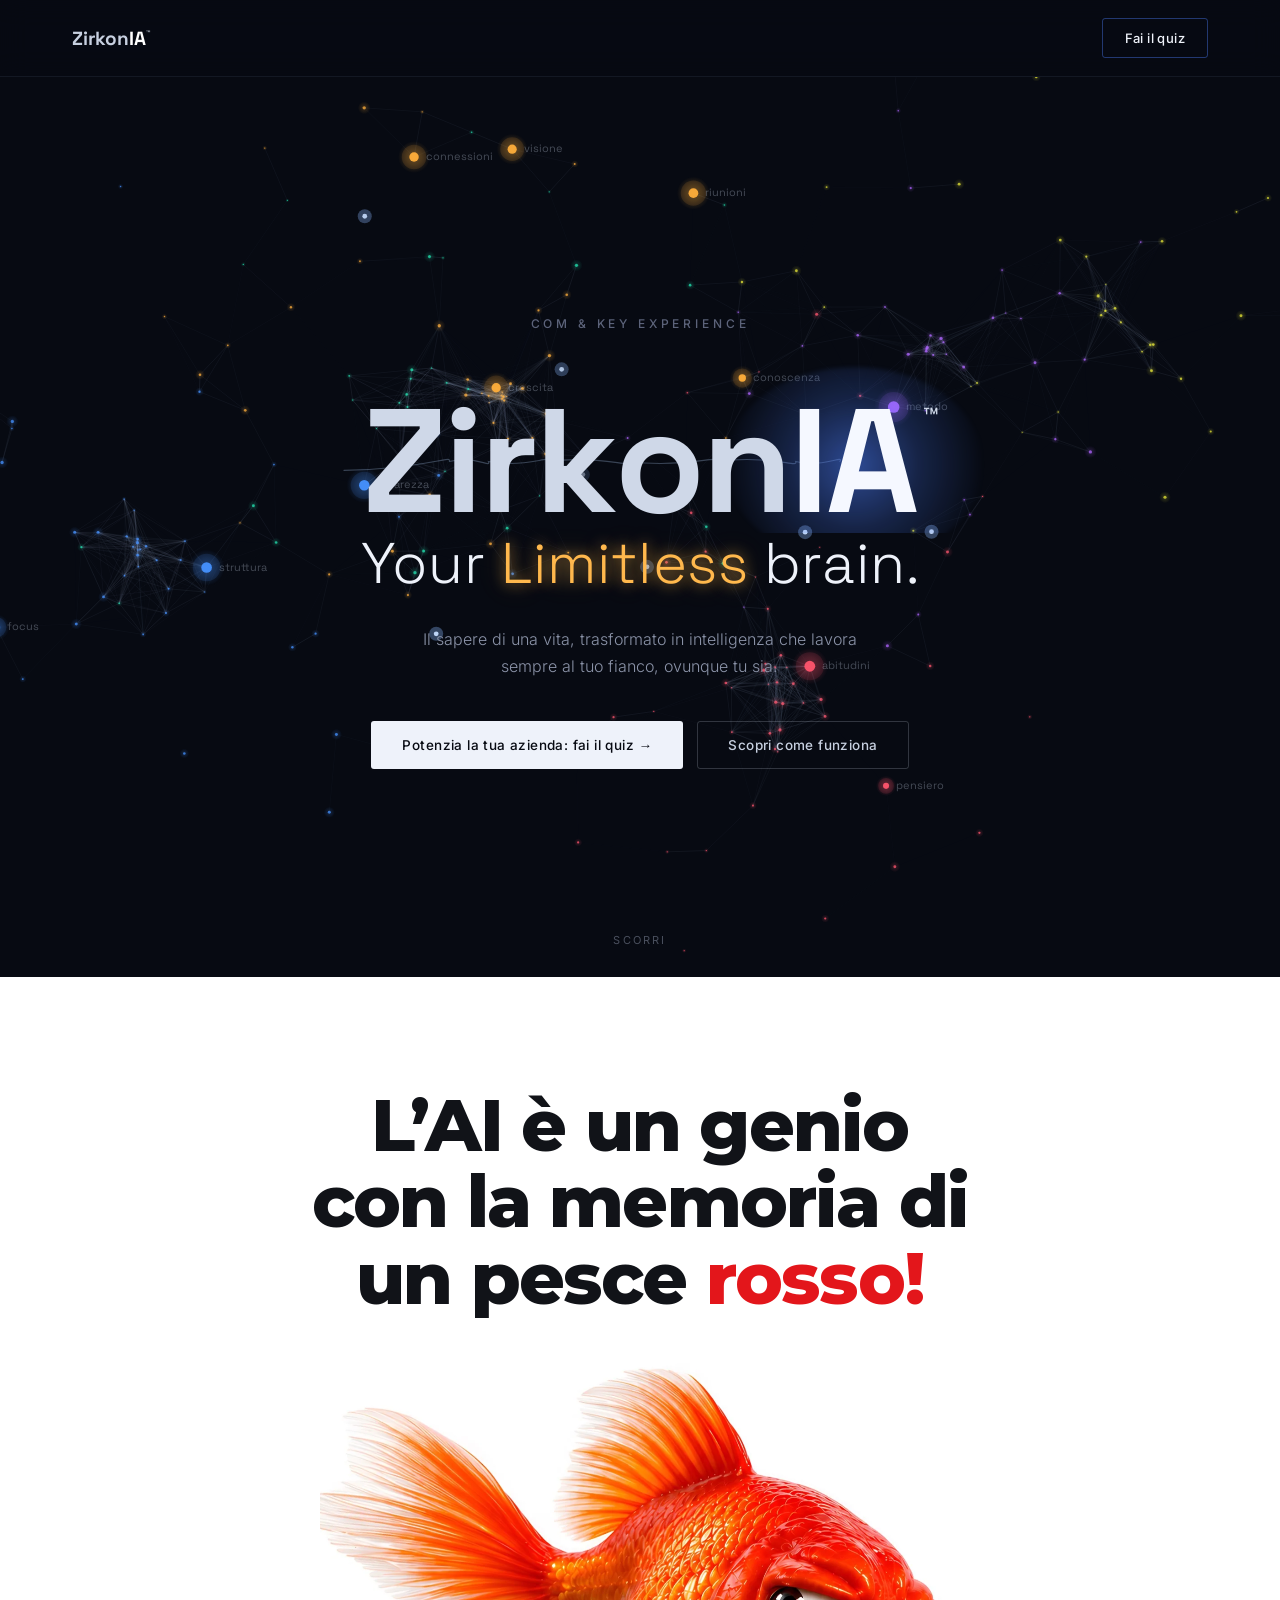
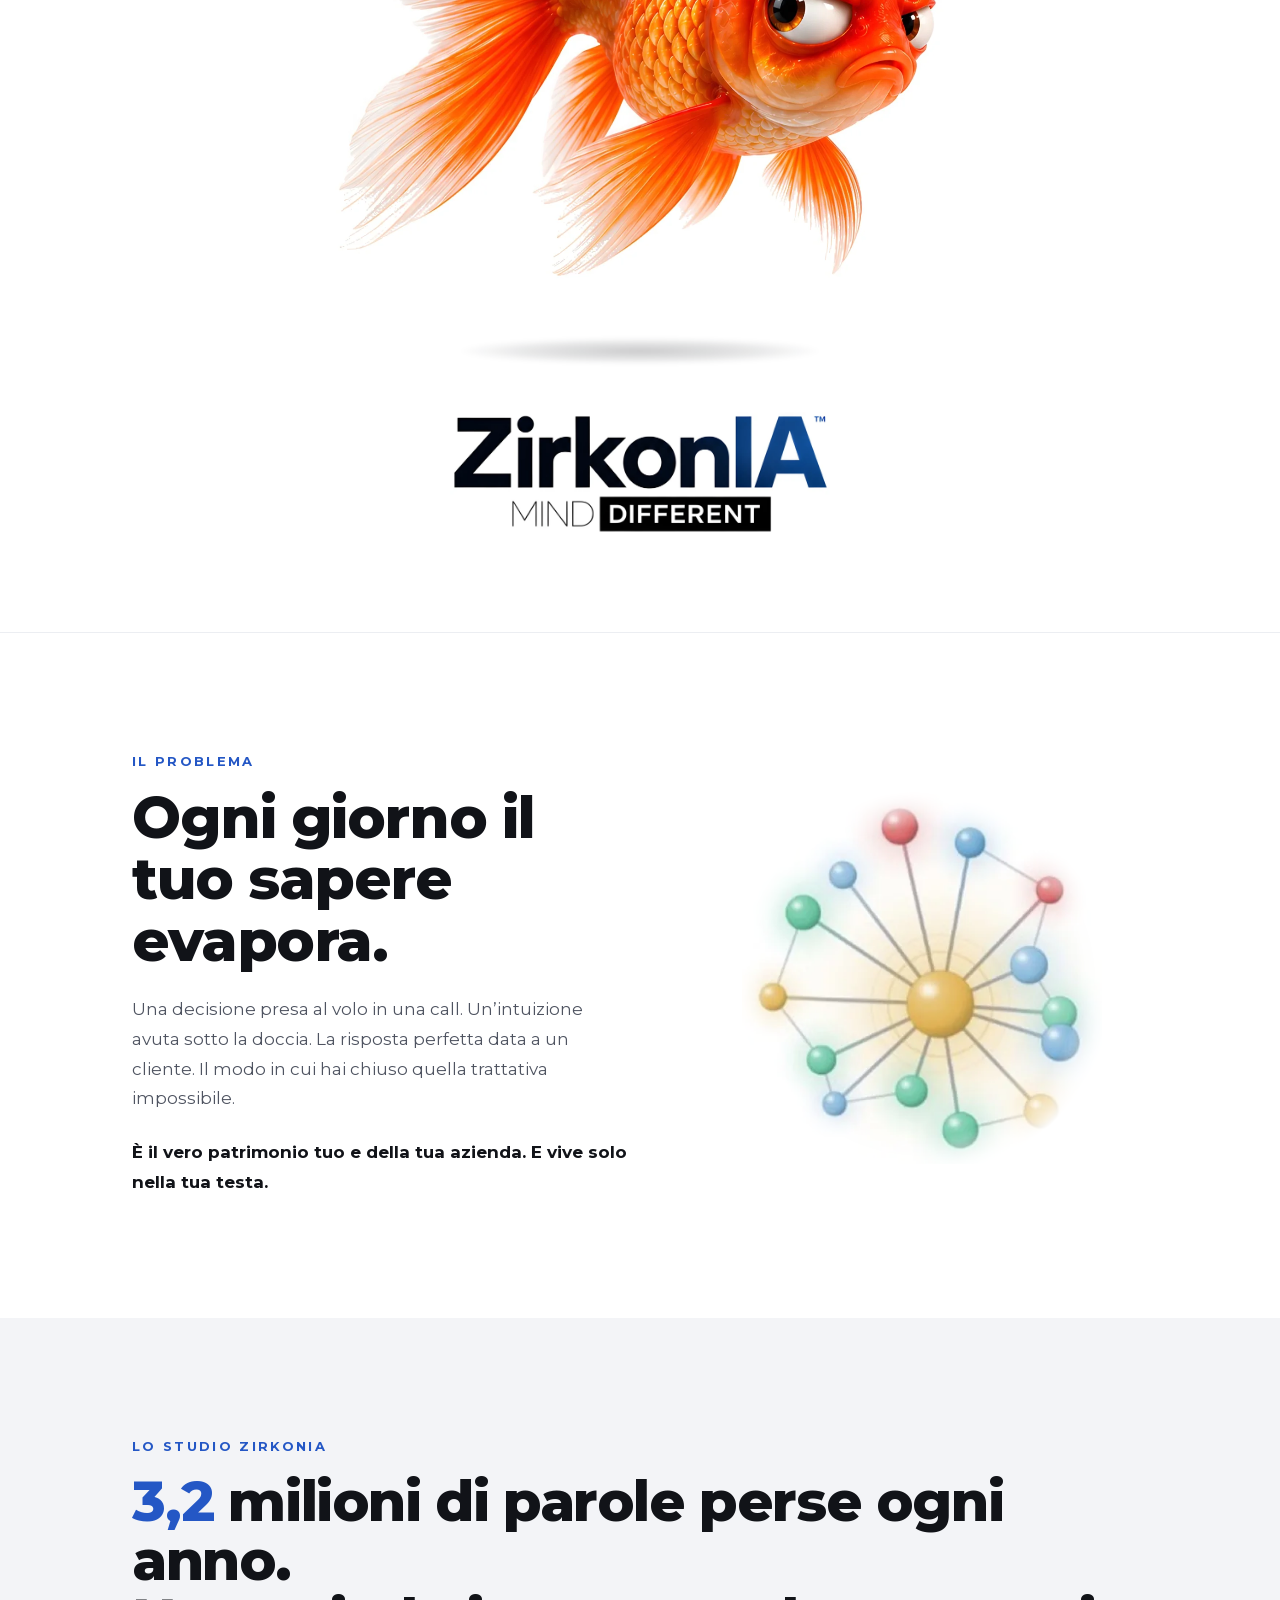
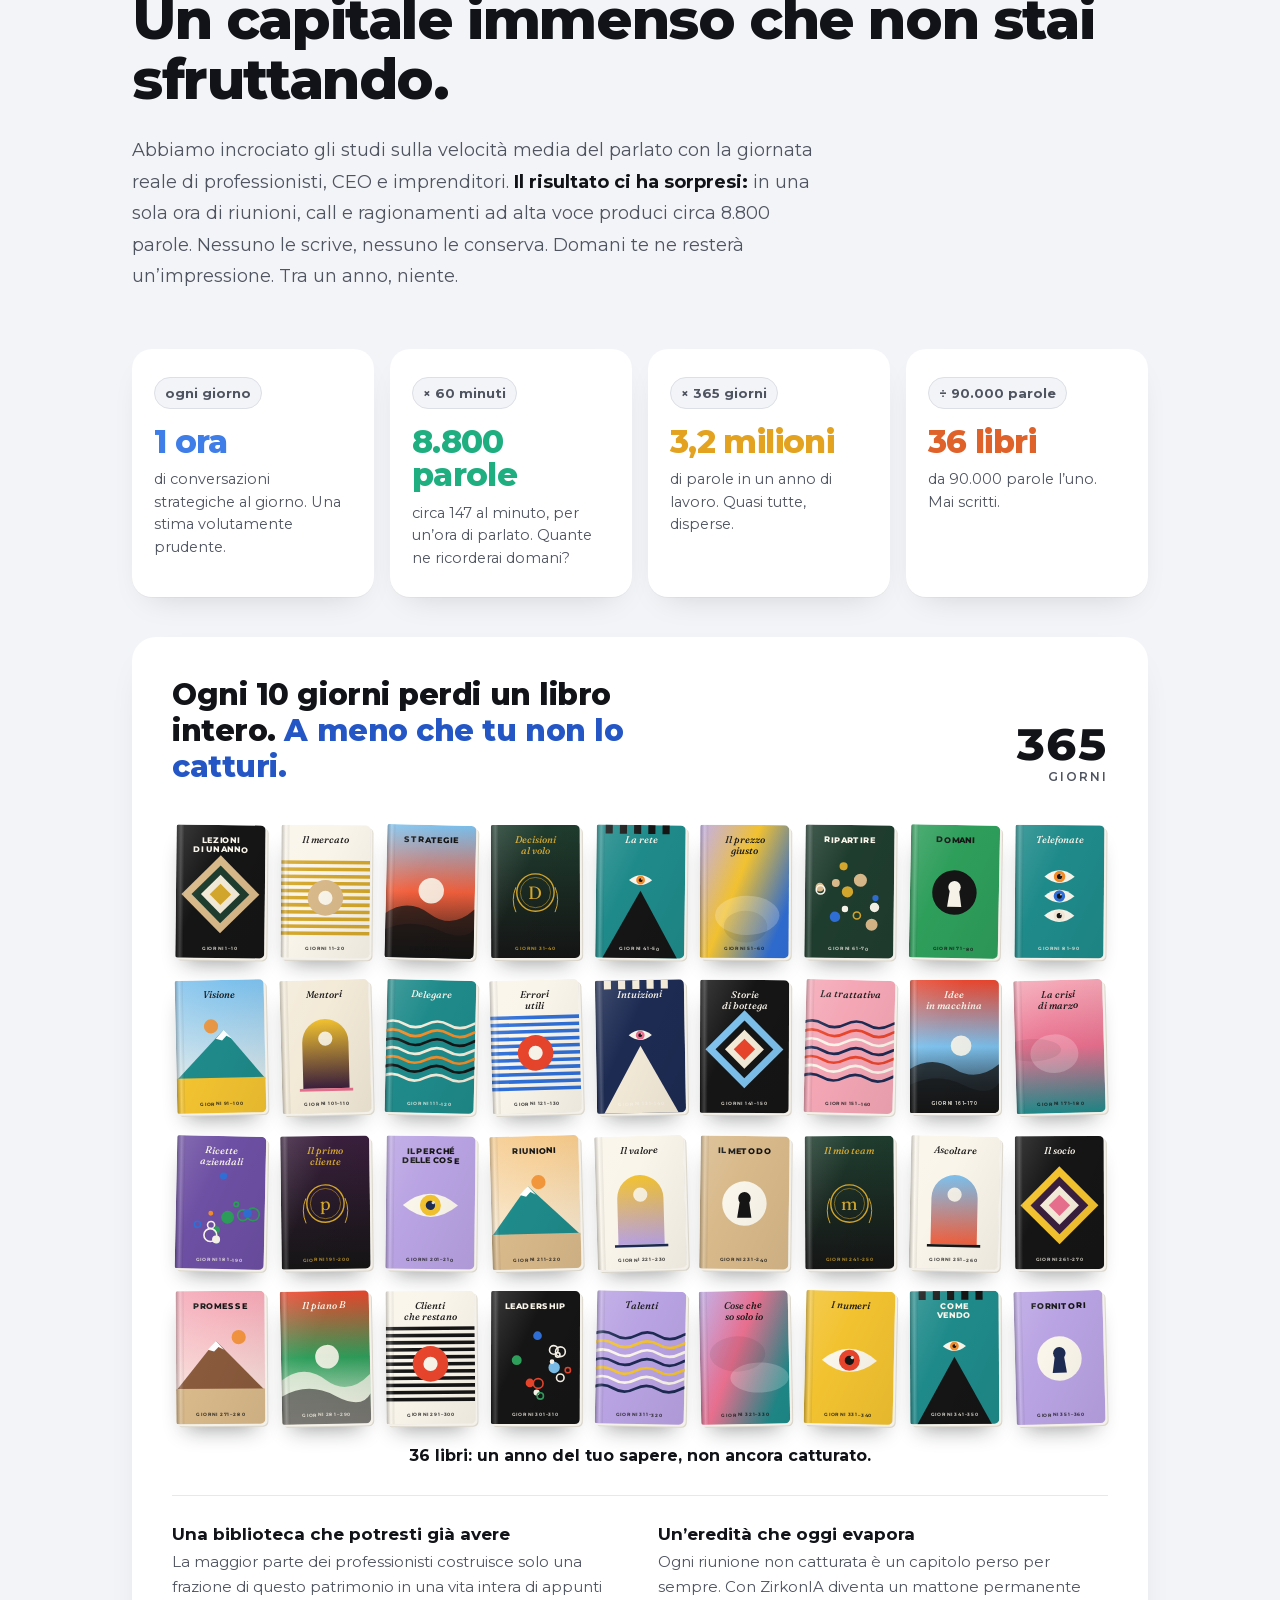
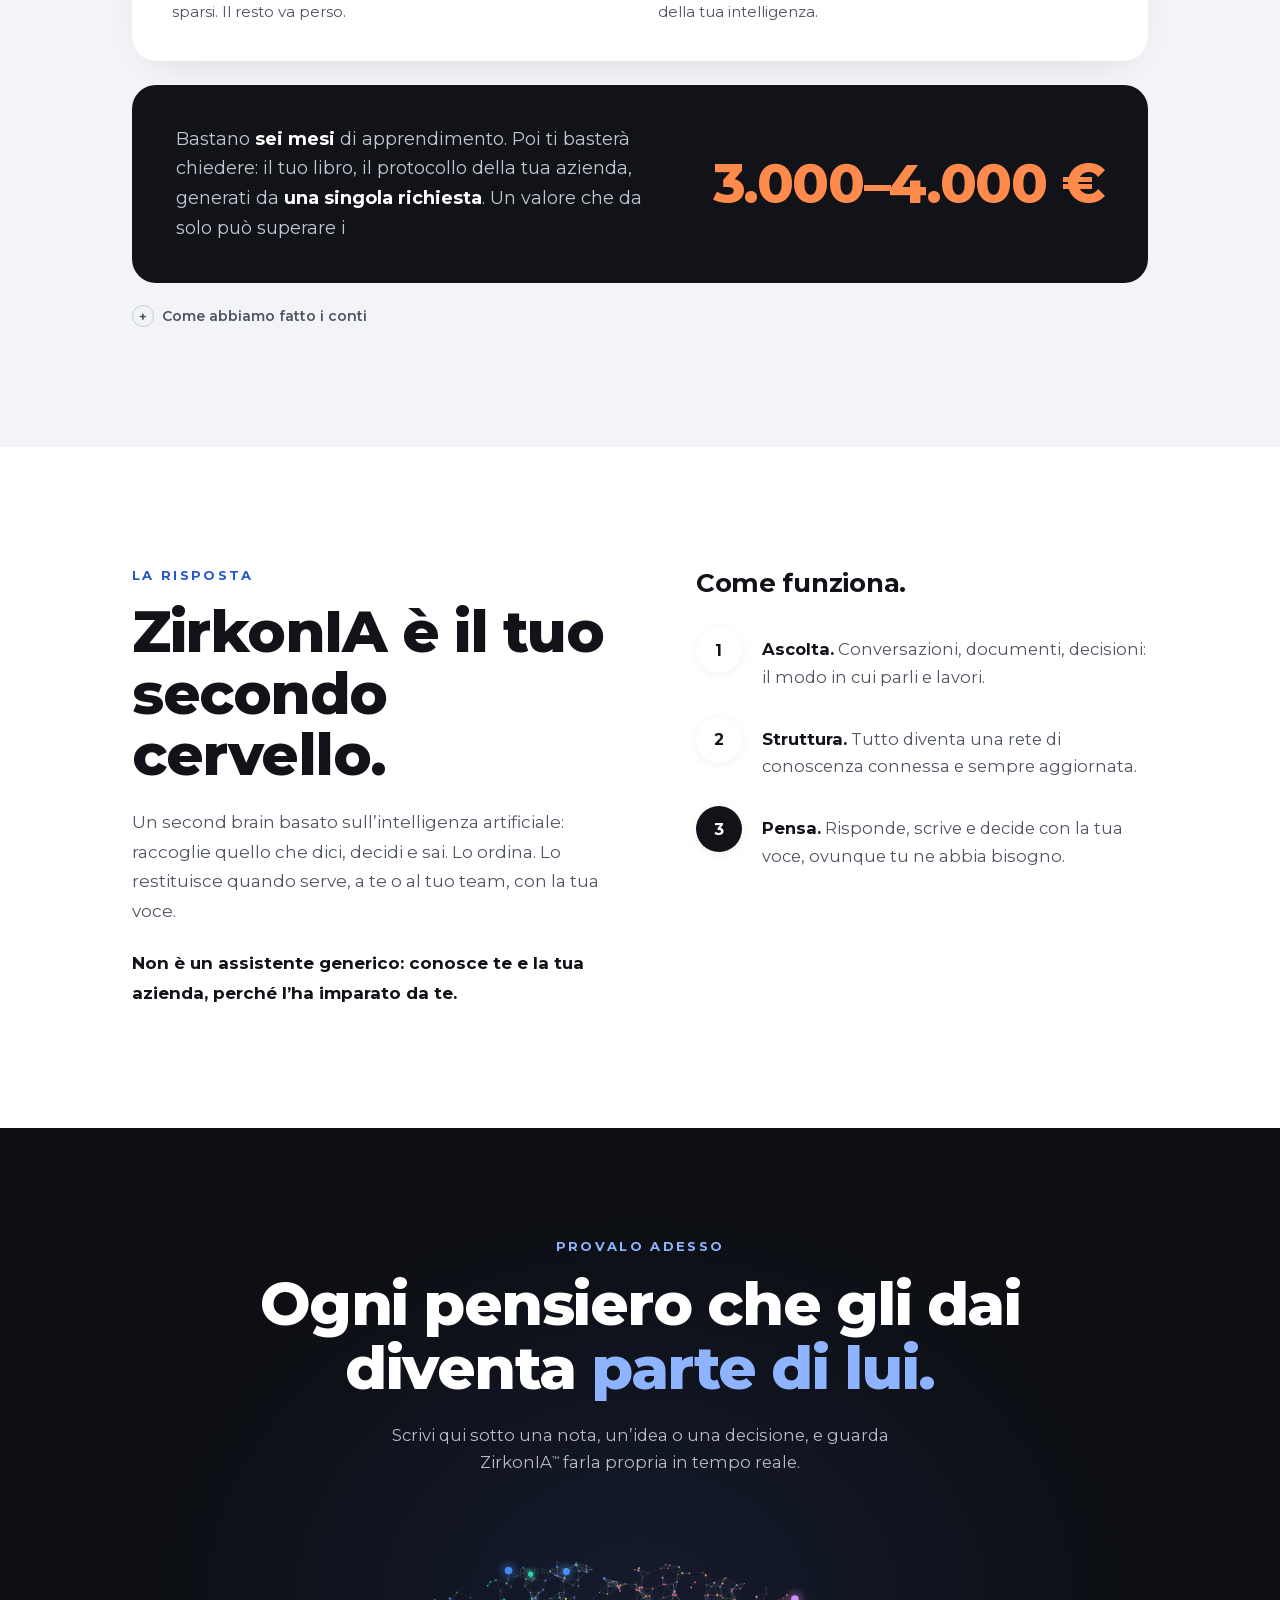
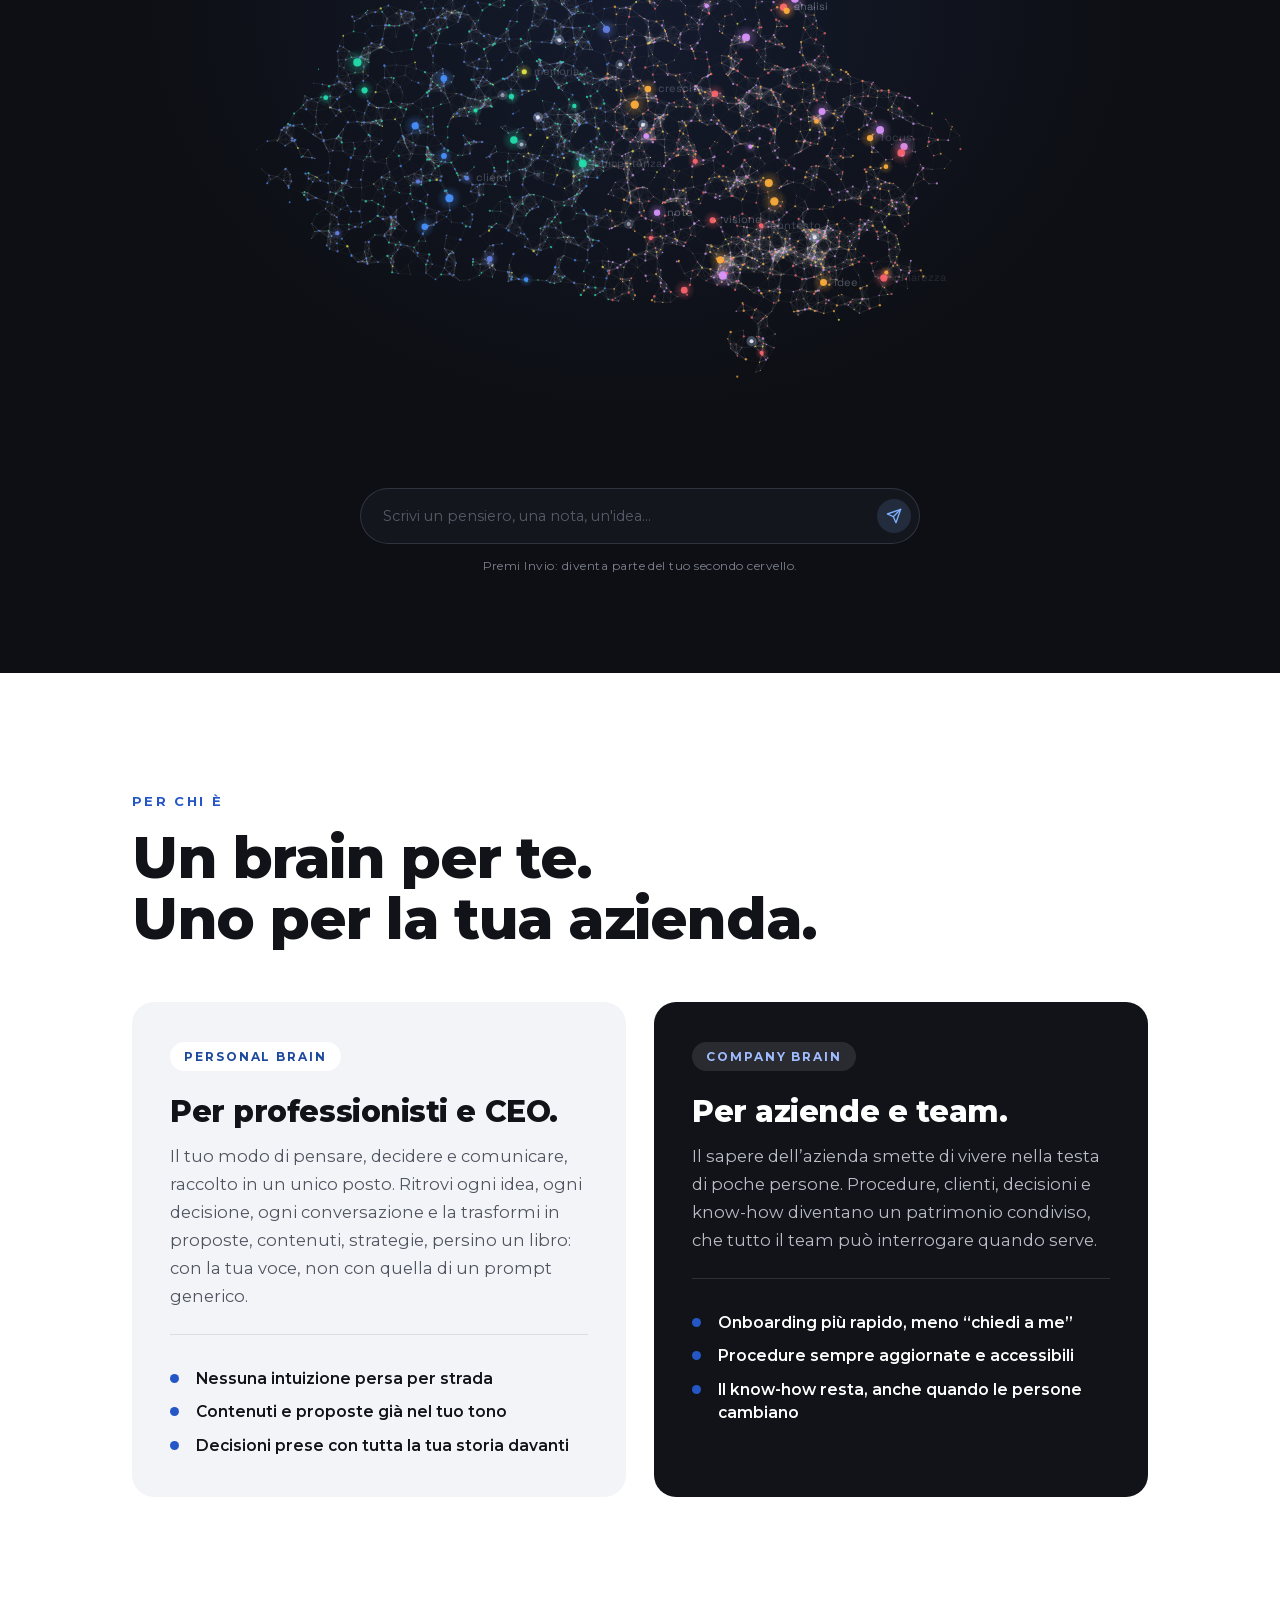
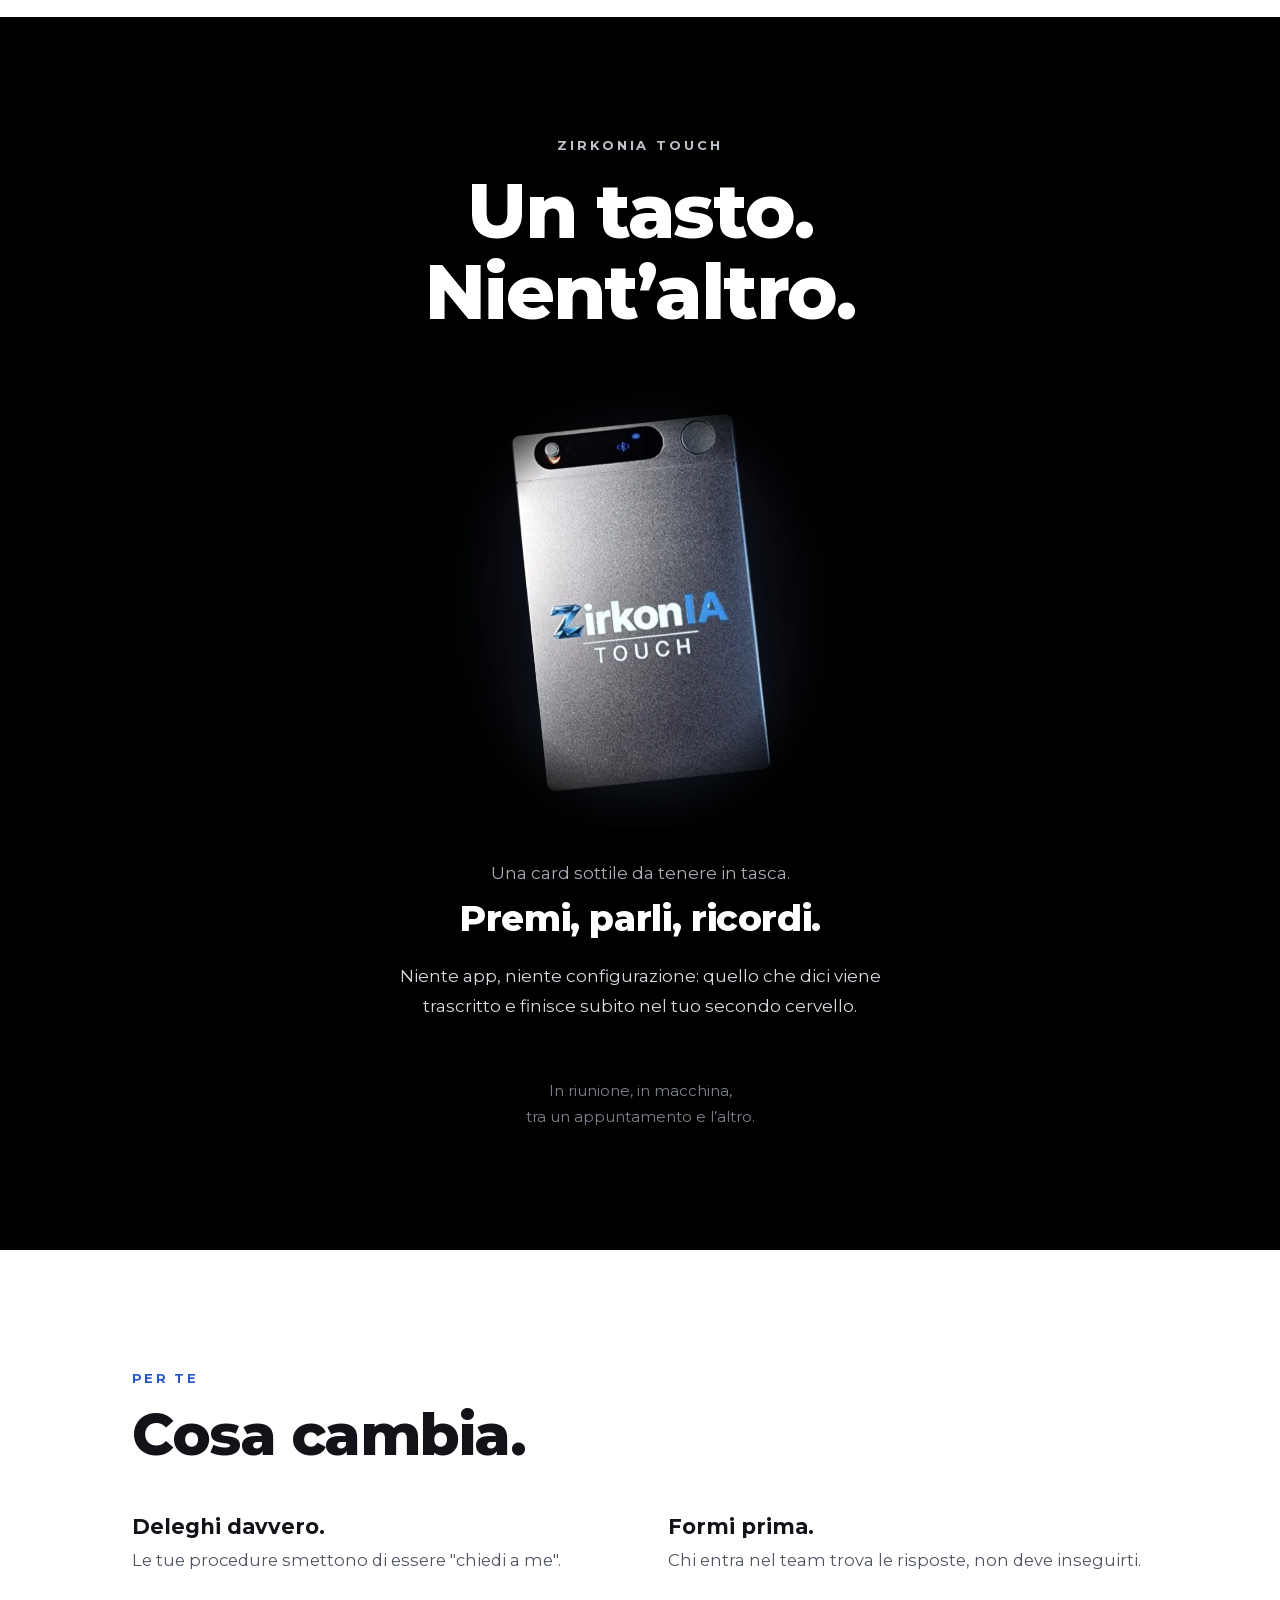
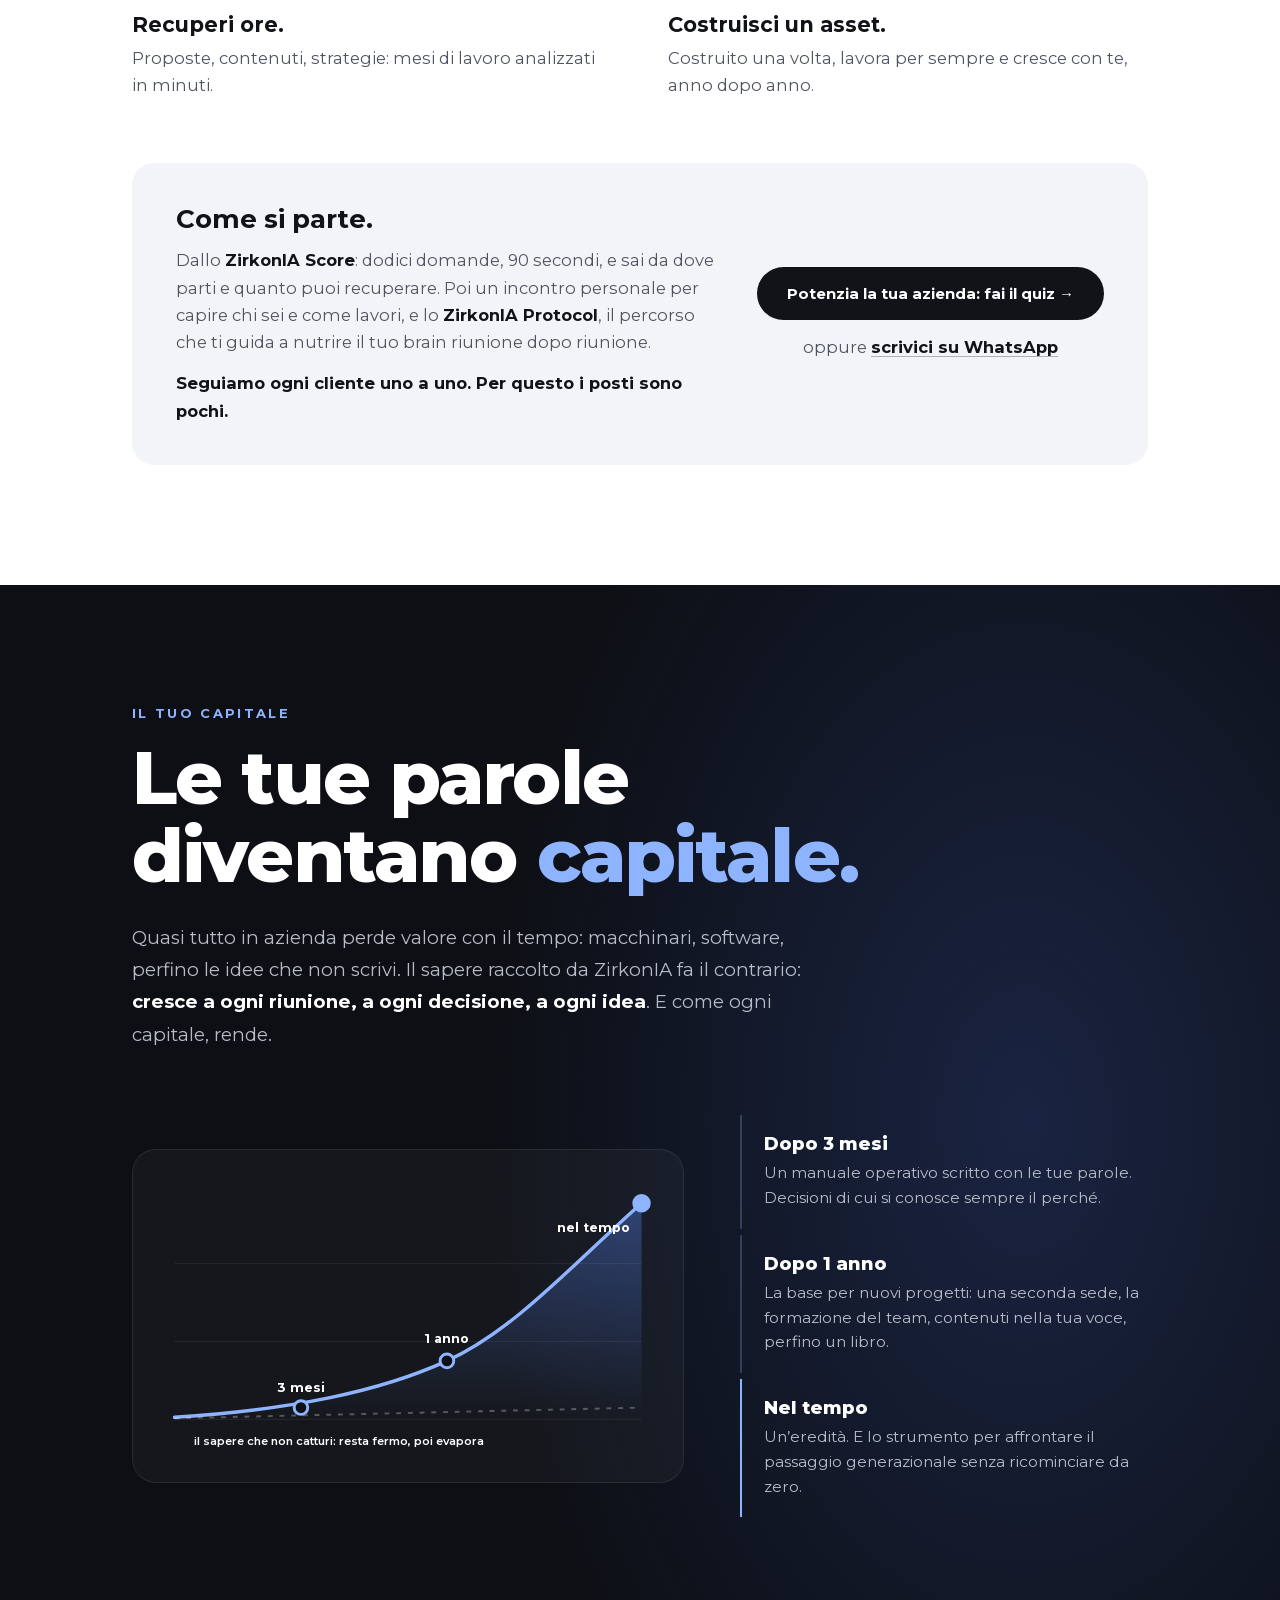
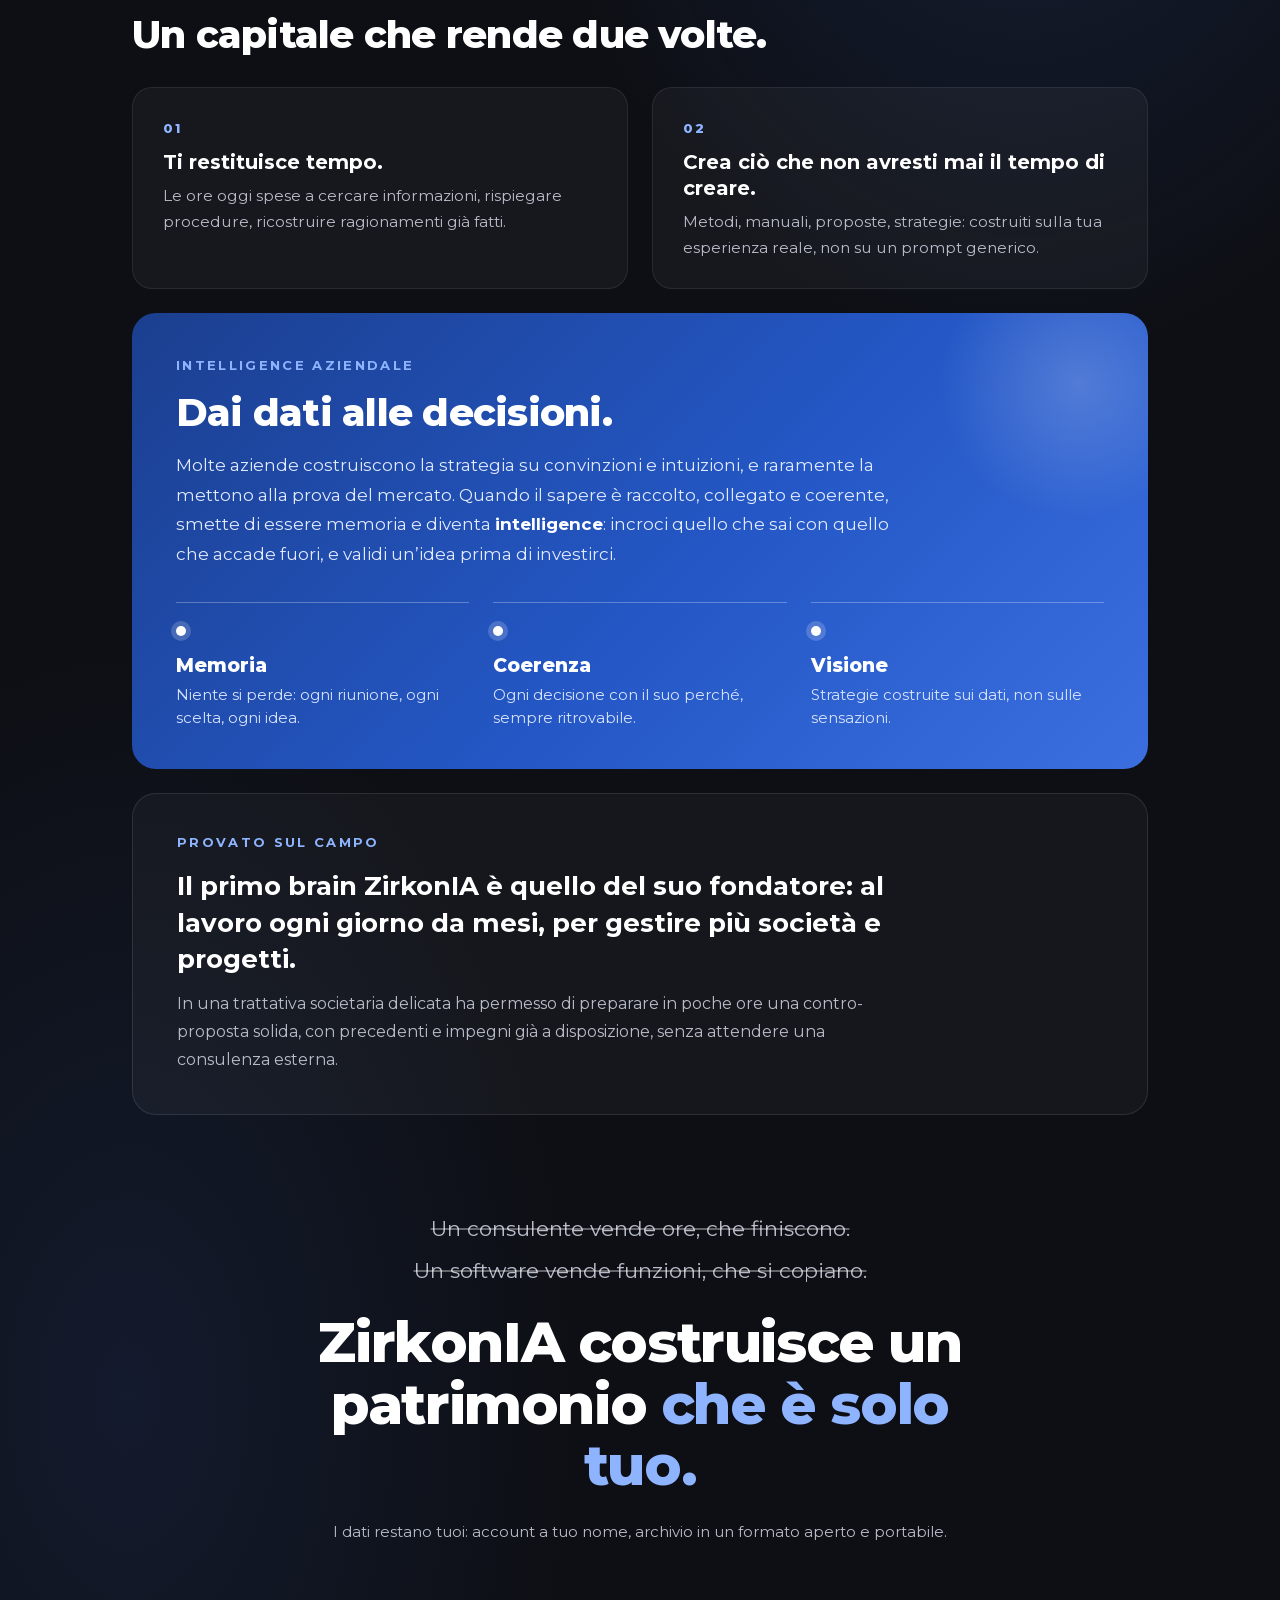
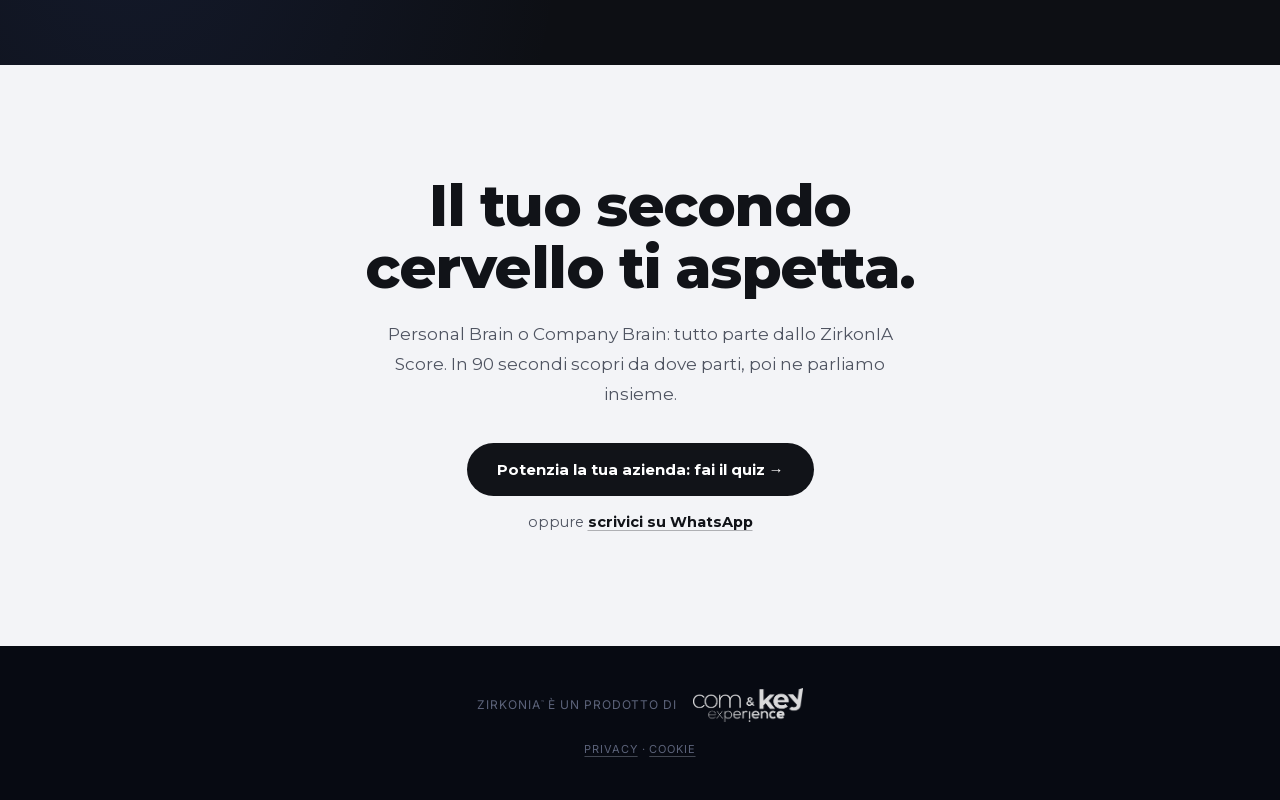
<file: index.html>
<!DOCTYPE html>
<html lang="it">
<head>
<meta charset="UTF-8">
<meta name="viewport" content="width=device-width, initial-scale=1.0">
<meta name="description" content="ZirkonIA è il secondo cervello per imprenditori e professionisti: trasforma conversazioni, documenti e decisioni in intelligenza strategica che lavora con te.">
<link rel="canonical" href="https://zirkonia.ai/">
<link rel="icon" href="favicon.ico" sizes="any">
<link rel="icon" type="image/png" sizes="192x192" href="icon-192.png">
<link rel="apple-touch-icon" href="apple-touch-icon.png">
<meta name="theme-color" content="#070a12">
<title>ZirkonIA | Il second brain per imprenditori e professionisti</title>

<!-- Social link preview (WhatsApp, Facebook, Telegram, iMessage, ecc.) -->
<meta property="og:type" content="website">
<meta property="og:site_name" content="ZirkonIA">
<meta property="og:locale" content="it_IT">
<meta property="og:url" content="https://zirkonia.ai/">
<meta property="og:title" content="ZirkonIA | Il second brain per imprenditori e professionisti">
<meta property="og:description" content="Il sapere di una vita, trasformato in intelligenza che lavora sempre al tuo fianco, ovunque tu sia.">
<meta property="og:image" content="https://zirkonia.ai/og-image.png">
<meta property="og:image:width" content="1200">
<meta property="og:image:height" content="630">
<meta property="og:image:alt" content="ZirkonIA, Your Limitless brain: il secondo cervello di Com &amp; Key Experience">

<meta name="twitter:card" content="summary_large_image">
<meta name="twitter:title" content="ZirkonIA | Il second brain per imprenditori e professionisti">
<meta name="twitter:description" content="Il sapere di una vita, trasformato in intelligenza che lavora sempre al tuo fianco, ovunque tu sia.">
<meta name="twitter:image" content="https://zirkonia.ai/og-image.png">
<meta name="twitter:image:alt" content="ZirkonIA, Your Limitless brain: il secondo cervello di Com &amp; Key Experience">

<!-- Dati strutturati (Schema.org) -->
<script type="application/ld+json">
{
  "@context": "https://schema.org",
  "@graph": [
    {
      "@type": "WebSite",
      "@id": "https://zirkonia.ai/#website",
      "url": "https://zirkonia.ai/",
      "name": "ZirkonIA",
      "inLanguage": "it-IT",
      "publisher": { "@id": "https://communikey-experience.it/#organization" }
    },
    {
      "@type": "WebPage",
      "@id": "https://zirkonia.ai/#webpage",
      "url": "https://zirkonia.ai/",
      "name": "ZirkonIA | Il second brain per imprenditori e professionisti",
      "description": "ZirkonIA è il secondo cervello per imprenditori e professionisti: trasforma conversazioni, documenti e decisioni in intelligenza strategica che lavora con te.",
      "inLanguage": "it-IT",
      "isPartOf": { "@id": "https://zirkonia.ai/#website" },
      "about": { "@id": "https://zirkonia.ai/#service" },
      "primaryImageOfPage": "https://zirkonia.ai/og-image.png",
      "dateModified": "2026-11-15",
      "significantLink": "https://zirkonia.ai/quiz/"
    },
    {
      "@type": "Service",
      "@id": "https://zirkonia.ai/#service",
      "name": "ZirkonIA",
      "serviceType": "Secondo cervello basato su intelligenza artificiale",
      "alternateName": ["ZirkonIA Personal Brain", "ZirkonIA Company Brain"],
      "description": "Il sapere di una vita, trasformato in intelligenza che lavora sempre al tuo fianco, ovunque tu sia.",
      "audience": { "@type": "BusinessAudience", "audienceType": "Imprenditori, professionisti e team" },
      "areaServed": { "@type": "Country", "name": "Italia" },
      "provider": { "@id": "https://communikey-experience.it/#organization" },
      "url": "https://zirkonia.ai/",
      "image": "https://zirkonia.ai/og-image.png"
    },
    {
      "@type": "Organization",
      "@id": "https://communikey-experience.it/#organization",
      "name": "Com & Key Experience",
      "legalName": "CristianoGMusa di Giuseppe Musa",
      "url": "https://communikey-experience.it/",
      "logo": "https://zirkonia.ai/com-key-logo.webp",
      "vatID": "IT03643440922",
      "address": {
        "@type": "PostalAddress",
        "streetAddress": "Via Salvatore Cambosu, 42",
        "postalCode": "09047",
        "addressLocality": "Selargius",
        "addressRegion": "CA",
        "addressCountry": "IT"
      }
    }
  ]
}
</script>
<style>
  @import url('fonts.css');

  :root{
    --bg: #070a12;
    --ink: #eef2fa;
    --ink-dim: #8b93a8;
    --ink-faint: #5c637a;
    --silver: #c7d0e0;
    --glow: #4d7fff;
    --glow-2: #7fb0ff;
    --line: rgba(140,155,185,0.14);
  }

  *{ margin:0; padding:0; box-sizing:border-box; }
  html{ scroll-behavior:smooth; }
  html, body{
    background: var(--bg);
    color: var(--ink);
    font-family: 'Inter', sans-serif;
    width:100%;
  }
  ::selection{ background: rgba(77,127,255,0.35); }

  em{ font-style: normal; }
  h2 em, .payoff em{
    font-family:'Fraunces', serif;
    font-style: italic;
    font-weight: 400;
    color: var(--glow-2);
  }

  /* ---------- shared section chrome ---------- */
  section, header, footer{ position: relative; }
  .graph-canvas{
    position:absolute; inset:0;
    width:100%; height:100%;
    pointer-events:none;
    display:block;
  }
  .section-vignette{
    position:absolute; inset:0;
    pointer-events:none;
  }
  .section-inner{
    position: relative; z-index: 2;
    max-width: 1040px;
    margin: 0 auto;
    padding: 120px 32px;
  }
  .section-inner.narrow{ max-width: 720px; }
  .section-inner.center{ text-align:center; }

  .kicker{
    display:block;
    font-family:'Inter', sans-serif;
    font-size: 12px;
    font-weight: 600;
    letter-spacing: 0.28em;
    text-transform: uppercase;
    color: var(--ink-dim);
    margin-bottom: 22px;
  }

  h2{
    font-family:'Space Grotesk', sans-serif;
    font-weight: 500;
    font-size: clamp(28px, 4.2vw, 46px);
    line-height: 1.15;
    letter-spacing: -0.01em;
    color: var(--ink);
    max-width: 16ch;
  }
  .section-inner.center h2{ max-width: none; margin:0 auto; }
  .section-inner.narrow h2{ max-width: 14ch; }

  p{
    font-weight: 300;
    font-size: 17px;
    line-height: 1.75;
    color: var(--ink-dim);
  }

  /* ---------- nav ---------- */
  header.nav{
    position: sticky; top:0; z-index: 50;
    background: rgba(7,10,18,0.72);
    backdrop-filter: blur(14px);
    border-bottom: 1px solid rgba(140,155,185,0.1);
  }
  .nav-inner{
    max-width: 1200px; margin:0 auto;
    padding: 18px 32px;
    display:flex; align-items:center; justify-content:space-between;
  }
  .nav-logo{ text-decoration:none;
    font-family:'Space Grotesk', sans-serif;
    font-weight: 700;
    font-size: 19px;
    letter-spacing: -0.01em;
    color: var(--silver);
  }
  .nav-logo .ia{ color:#fff; }
  .nav-cta{
    font-family:'Inter', sans-serif;
    font-size: 13px;
    font-weight: 500;
    letter-spacing: 0.03em;
    padding: 11px 22px;
    border: 1px solid rgba(77,127,255,0.4);
    color: var(--ink);
    background: transparent;
    border-radius: 3px;
    cursor: pointer;
    transition: all .25s ease;
    white-space: nowrap;
  }
  .nav-cta:hover{ background: rgba(77,127,255,0.12); border-color: rgba(127,176,255,0.7); }

  /* ---------- hero ---------- */
  .hero{
    min-height: 100vh;
    display:flex; align-items:center; justify-content:center;
    overflow:hidden;
    padding: 90px 24px 60px;
  }
  .hero-inner{
    position:relative; z-index:2;
    display:flex; flex-direction:column; align-items:center; text-align:center;
  }
  .eyebrow{
    font-size: 12px; font-weight:500;
    letter-spacing: 0.32em; text-transform: uppercase;
    color: var(--ink-faint);
    margin-bottom: 26px;
    opacity:0; animation: fadeUp 1s ease .15s forwards;
  }
  .wordmark-wrap{
    opacity:0; animation: fadeUp 1.1s ease .3s forwards;
    display:flex; align-items:center; justify-content:center;
  }
  #wordmarkCanvas{ display:block; max-width: 92vw; }
  .payoff{
    margin-top: -6px;
    font-family:'Space Grotesk', sans-serif;
    font-weight: 300;
    letter-spacing: 0.01em;
    color: var(--ink);
    opacity:0; animation: fadeUp 1s ease .55s forwards;
    white-space:nowrap;
  }
  .limitless-glow{
    color: #ffb84d;
    text-shadow: 0 0 14px rgba(255,184,77,0.65), 0 0 28px rgba(255,184,77,0.3);
  }
  .hero-sub{
    margin-top: 26px;
    max-width: 480px;
    font-size: 16px; line-height:1.7; font-weight:300;
    color: var(--ink-dim);
    opacity:0; animation: fadeUp 1s ease .75s forwards;
  }
  .cta-row{
    margin-top: 40px;
    display:flex; gap:14px; flex-wrap:wrap; justify-content:center;
    opacity:0; animation: fadeUp 1s ease .95s forwards;
  }
  .btn{
    font-family:'Inter', sans-serif;
    font-size: 13.5px; font-weight:500; letter-spacing:0.03em;
    padding: 15px 30px;
    border-radius: 3px;
    cursor:pointer;
    border: 1px solid transparent;
    transition: all .25s ease;
  }
  .btn-primary{ background: var(--ink); color: var(--bg); }
  .btn-primary:hover{ background: var(--glow-2); }
  sup.tm{ font-size:.42em; font-weight:500; font-style:normal; letter-spacing:0; line-height:1; vertical-align:baseline; position:relative; top:-1.05em; margin-left:.08em; }
  .sr-only{ position:absolute; width:1px; height:1px; padding:0; margin:-1px; overflow:hidden; clip:rect(0,0,0,0); white-space:nowrap; border:0; }
  /* Slogan in evidenza tra «Quanto stai perdendo» e «Chi è ZirkonIA» */
  .motto{ font-family:'Fraunces', serif; font-style:italic; font-weight:400; font-size:clamp(40px, 6.4vw, 80px); line-height:1.08; letter-spacing:-0.01em; color:var(--ink); text-align:center; max-width:none; margin:0 auto 110px; }
  .motto span, .motto em{ white-space:nowrap; }
  strong.hl{ color:var(--ink); font-weight:600; }
  .motto em{ font-style:italic; color:var(--glow-2); text-shadow:0 0 18px rgba(127,176,255,.55), 0 0 42px rgba(77,127,255,.32); }
  .motto::after{ content:""; display:block; width:72px; height:1px; margin:36px auto 0; background:linear-gradient(90deg, transparent, rgba(127,176,255,.7), transparent); }
  @media (max-width: 760px){ .motto{ margin-bottom:80px; } .motto::after{ margin-top:26px; } }
  #what .section-inner{ padding-top:0; } /* distanza dal blocco precedente dimezzata (richiesta di Cristiano) */
  a.btn, a.nav-cta{ display:inline-block; text-decoration:none; }
  .btn-ghost{ background:transparent; color:var(--silver); border-color: rgba(199,208,224,0.22); }
  .btn-ghost:hover{ border-color: rgba(199,208,224,0.55); }
  .btn.large{ padding:18px 38px; font-size:14px; }

  @keyframes fadeUp{ from{opacity:0; transform:translateY(14px);} to{opacity:1; transform:translateY(0);} }

  .scroll-hint{
    position:absolute; bottom: 30px; left:0; right:0;
    text-align:center; z-index:2;
    font-size:11px; letter-spacing:0.2em; text-transform:uppercase;
    color: rgba(139,147,168,0.5);
  }

  /* ---------- problem section ---------- */
  #problem{ background: var(--bg); }
  #problem .section-vignette{
    background: radial-gradient(ellipse 60% 50% at 30% 40%, rgba(7,10,18,0.2), var(--bg) 78%);
  }
  #problem p{ font-size: 19px; line-height:1.8; color: var(--ink-dim); }

  /* ---------- solution section ---------- */
  #solution{ background: #060911; padding-bottom: 40px; }
  #solution .section-vignette{
    background: radial-gradient(ellipse 70% 60% at 50% 30%, rgba(6,9,17,0.1), var(--bg) 85%);
  }
  .steps{
    margin-top: 56px;
    display:grid; grid-template-columns: repeat(3, 1fr); gap: 40px;
  }
  .step .num{
    font-family:'Space Grotesk', sans-serif;
    font-size: 13px; font-weight:600; letter-spacing:0.1em;
    color: var(--glow-2);
  }
  .step h3{
    font-family:'Space Grotesk', sans-serif;
    font-weight:500; font-size: 22px;
    margin: 14px 0 10px;
    color: var(--ink);
  }
  .step p{ font-size:15px; line-height:1.7; }

  /* ---------- protocol section ---------- */
  #protocol{ background: #060911; }
  .protocol-grid{
    margin-top: 50px;
    display:grid;
    grid-template-columns: 1fr 1fr;
    gap: 56px;
    align-items: center;
  }
  .protocol-copy p{ font-size:15.5px; }
  .protocol-image{
    display:flex; justify-content:center;
  }
  .protocol-image img{
    width:100%; max-width: 460px; height:auto;
    border-radius: 4px;
    box-shadow: 0 30px 70px rgba(0,0,0,0.55);
  }

  /* ---------- living brain section ---------- */
  #brain{ background: var(--bg); padding-top:100px; padding-bottom:100px; }
  #brain .ambient{
    position:absolute; inset:0;
    background: radial-gradient(ellipse 55% 50% at 50% 42%, rgba(60,90,180,0.16), transparent 70%);
    pointer-events:none;
  }
  #brain .subhead{
    position:relative; z-index:2;
    font-size: 14.5px; font-weight:300; color: var(--ink-dim);
    text-align:center; max-width:480px; margin: 0 auto 30px;
  }
  #brain .brain-wrap{
    position:relative; z-index:2;
    width: min(92vw, 820px);
    height: min(72vw, 560px);
    margin: 0 auto;
  }
  #brainCanvas{ width:100%; height:100%; display:block; }
  #brain .input-row{
    position:relative; z-index:2;
    margin: 22px auto 0;
    width: min(92vw, 560px);
    display:flex; align-items:center;
    border: 1px solid rgba(140,155,185,0.22);
    border-radius: 40px;
    background: rgba(140,155,185,0.05);
    padding: 6px 8px 6px 22px;
    transition: border-color .3s ease, box-shadow .3s ease;
  }
  #brain .input-row:focus-within{
    border-color: rgba(127,176,255,0.6);
    box-shadow: 0 0 0 4px rgba(77,127,255,0.1);
  }
  #brain .input-row input{
    flex:1;
    background:transparent; border:none; outline:none;
    color: var(--ink);
    font-family:'Inter', sans-serif;
    font-size: 14.5px; font-weight:300;
    padding: 12px 0;
  }
  #brain .input-row input::placeholder{ color: rgba(139,147,168,0.55); }
  #brain .send-btn{
    width:34px; height:34px; border-radius:50%;
    border:none; cursor:pointer;
    background: rgba(127,176,255,0.14);
    color: var(--glow-2);
    display:flex; align-items:center; justify-content:center;
    transition: background .25s ease, transform .15s ease;
    flex-shrink:0;
  }
  #brain .send-btn:hover{ background: rgba(127,176,255,0.26); }
  #brain .send-btn:active{ transform: scale(0.92); }
  #brain .send-btn svg{ width:16px; height:16px; }
  #brain .hint{
    position:relative; z-index:2;
    margin-top: 14px;
    font-size: 12px; letter-spacing:0.04em;
    color: rgba(139,147,168,0.55);
    text-align:center;
  }

  /* ---------- math-of-knowledge section ---------- */
  #math{ background: #060911; }
  #math .stat-grid{
    margin-top: 46px;
    display:grid; grid-template-columns: repeat(4, 1fr); gap: 20px;
  }
  #math .stat-card{
    padding: 26px 22px;
    border: 1px solid rgba(140,155,185,0.14);
    border-radius: 4px;
    background: rgba(140,155,185,0.03);
  }
  #math .stat-card .num{
    font-family:'Space Grotesk', sans-serif;
    font-weight: 600;
    font-size: clamp(26px, 3vw, 34px);
    letter-spacing:-0.01em;
  }
  #math .stat-card .num.c1{ color: var(--glow-2); }
  #math .stat-card .num.c2{ color: #3ee1b5; }
  #math .stat-card .num.c3{ color: #ffb84d; }
  #math .stat-card .num.c4{ color: #ff7a90; }
  #math .stat-card p{ margin-top:8px; font-size: 13.5px; line-height:1.5; }
  #math .equivalence{
    margin-top: 28px;
    padding: 32px;
    border: 1px solid rgba(127,176,255,0.22);
    border-radius: 4px;
    background: rgba(77,127,255,0.05);
  }
  #math .equivalence h3{
    font-family:'Space Grotesk', sans-serif;
    font-weight:500; font-size: 22px;
    margin-bottom: 10px;
  }
  #math .equivalence h3 em{
    font-family:'Fraunces', serif; font-style:italic; font-weight:400;
    color: var(--glow-2);
  }
  #math .metaphor-row{
    margin-top: 20px;
    display:grid; grid-template-columns: 1fr 1fr; gap: 20px;
  }
  #math .metaphor-row .m-card p{ font-size:14px; }
  #math .metaphor-row .m-card .m-title{
    font-family:'Space Grotesk', sans-serif;
    font-weight:500; font-size:15px; color:var(--ink);
    margin-bottom:6px;
  }

  @media (max-width: 760px){
    #math .stat-grid{ grid-template-columns: 1fr 1fr; }
    #math .metaphor-row{ grid-template-columns: 1fr; }
  }

  #math .bookshelf-wrap{
    margin-top: 40px;
    padding: 30px 24px;
    border-radius: 4px;
    background: rgba(0,0,0,0.18);
    border: 1px solid rgba(140,155,185,0.1);
  }
  #math .bookshelf-caption{
    font-family:'Space Grotesk', sans-serif;
    font-weight: 500;
    font-size: clamp(20px, 2.6vw, 28px);
    letter-spacing: -0.01em;
    color: var(--ink);
    margin-bottom: 26px; text-align:center;
  }
  #math .bookshelf-caption em{
    font-family:'Fraunces', serif; font-style:italic; font-weight:400;
    color: var(--glow-2);
  }
  #math .bookshelf-payoff{
    margin-top: 26px;
    text-align:center;
    font-family:'Space Grotesk', sans-serif;
    font-weight: 400;
    font-size: clamp(16px, 2vw, 20px);
    line-height: 1.55;
    color: var(--ink);
    max-width: 680px;
    margin-left:auto; margin-right:auto;
  }
  #math .bookshelf-payoff em{
    font-family:'Fraunces', serif; font-style:italic; font-weight:400;
    color: var(--glow-2);
  }
  #math .bookshelf{
    display:grid;
    grid-template-columns: repeat(auto-fill, minmax(30px, 1fr));
    gap: 7px;
  }
  #math .book{
    position:relative;
    aspect-ratio: 2 / 3;
    border-radius: 5px;
    box-shadow: inset -2px -2px 5px rgba(0,0,0,0.22), inset 1px 1px 2px rgba(255,255,255,0.12);
    transition: transform .2s ease;
  }
  #math .book:hover{ transform: translateY(-4px); }
  #math .book .badge{
    position:absolute; left:14%; top:12%;
    width: 22%; height: 22%;
    min-width:6px; min-height:6px;
    border-radius: 3px;
    background: rgba(0,0,0,0.28);
    display:flex; align-items:center; justify-content:center;
  }
  #math .book .badge .dot{
    width:32%; height:32%; border-radius:50%;
    background: rgba(255,255,255,0.7);
  }
  #math .book .line{
    position:absolute; left:14%; right:14%;
    height: 6%;
    border-radius: 2px;
    background: rgba(255,255,255,0.4);
  }

  /* ---------- touch device section ---------- */
  #touch{ background: #060911; }
  #touch .touch-features{
    margin-top: 22px;
    display:flex; flex-direction:column; gap:14px;
  }
  #touch .touch-feature{
    display:flex; align-items:flex-start; gap:12px;
    font-size: 14.5px; color: var(--ink-dim); font-weight:300;
  }
  #touch .touch-feature .bullet{
    flex-shrink:0; width:6px; height:6px; border-radius:50%;
    background: var(--glow-2);
    margin-top: 7px;
  }
  #touch .touch-feature strong{ color: var(--ink); font-weight:500; }
  .touch-placeholder{
    display:flex; align-items:center; justify-content:center;
    aspect-ratio: 1/1;
    max-width: 420px;
    margin: 0 auto;
    border: 1px dashed rgba(140,155,185,0.28);
    border-radius: 8px;
    background: radial-gradient(ellipse 60% 55% at 50% 45%, rgba(60,90,180,0.1), transparent 70%);
  }
  .touch-placeholder-inner{
    text-align:center; padding: 20px;
  }
  .touch-card-icon{
    width: 92px; height: 58px;
    margin: 0 auto 18px;
    border-radius: 8px;
    background: linear-gradient(160deg, #12151f 0%, #090b12 100%);
    border: 1px solid rgba(140,155,185,0.2);
    position:relative;
    box-shadow: 0 12px 30px rgba(0,0,0,0.4);
  }
  .touch-card-icon::before{
    content:"";
    position:absolute; left:50%; top:50%;
    width:16px; height:16px;
    transform:translate(-50%,-50%);
    border-radius:50%;
    border: 1.5px solid rgba(127,176,255,0.7);
    box-shadow: 0 0 12px rgba(77,127,255,0.5);
  }
  .touch-placeholder-inner .tp-label{
    font-size: 12px; letter-spacing:0.08em;
    color: var(--ink-dim);
  }

  /* ---------- who section ---------- */
  #who{ background: var(--bg); }
  #who p{ font-size:18px; margin-top:18px; }

  /* ---------- value section ---------- */
  #value{ background: #060911; }
  .value-grid{
    margin-top: 50px;
    display:grid; grid-template-columns: repeat(2, 1fr); gap: 28px;
  }
  .value-card{
    padding: 30px;
    border: 1px solid rgba(140,155,185,0.14);
    border-radius: 4px;
    background: rgba(140,155,185,0.03);
  }
  .value-card h3{
    font-family:'Space Grotesk', sans-serif;
    font-weight:500; font-size:19px;
    color: var(--ink);
    margin-bottom: 10px;
  }
  .value-card p{ font-size:14.5px; }

  /* ---------- cta-final ---------- */
  #cta-final{ padding: 160px 24px; overflow:hidden; }
  #cta-final .section-inner{ padding: 0; }
  #cta-final h2{ margin-bottom: 40px; }

  /* ---------- footer ---------- */
  footer{
    padding: 42px 32px;
    display:flex; justify-content:space-between; align-items:center;
    max-width: 1200px; margin:0 auto;
    font-size: 12px; letter-spacing:0.08em; text-transform:uppercase;
    color: var(--ink-faint);
  }
  footer{ justify-content:center; }
  .footer-brand{ display:flex; flex-wrap:wrap; justify-content:center; align-items:center; gap:10px 16px; color:inherit; text-decoration:none; }
  .footer-brand img{ display:block; height:34px; width:auto; opacity:.85; transition:opacity .25s ease; }
  .footer-brand:hover img{ opacity:1; }
  footer{ flex-direction:column; gap:18px; }
  .footer-legal{ font-size:11px; letter-spacing:0.08em; }
  .lgl-link{ background:none; border:0; padding:2px 0; font:inherit; letter-spacing:inherit; text-transform:inherit; color:inherit; cursor:pointer; text-decoration:underline; text-decoration-color:rgba(199,208,224,.3); text-underline-offset:3px; }
  .lgl-link:hover{ color:var(--silver); text-decoration-color:currentColor; }
  /* Privacy e Cookie: finestre aperte dai link del footer (bozza, da verificare con un professionista) */
  .lgl-overlay{ position:fixed; inset:0; z-index:100; display:flex; align-items:center; justify-content:center; padding:16px; background:rgba(3,5,10,.75); backdrop-filter:blur(6px); -webkit-backdrop-filter:blur(6px); }
  .lgl-overlay[hidden]{ display:none; }
  .lgl-dialog{ width:min(100%,720px); max-height:min(86vh,860px); display:flex; flex-direction:column; background:#0d1220; border:1px solid rgba(140,155,185,.22); border-radius:6px; box-shadow:0 30px 80px rgba(0,0,0,.55); overflow:hidden; }
  .lgl-head{ display:flex; align-items:center; justify-content:space-between; gap:16px; padding:18px 22px; border-bottom:1px solid var(--line); }
  .lgl-head h2{ font-family:'Space Grotesk', sans-serif; font-size:clamp(20px,2.4vw,26px); font-weight:600; color:var(--ink); margin:0; max-width:none; }
  .lgl-close{ flex:none; width:38px; height:38px; border-radius:50%; border:1px solid rgba(140,155,185,.25); background:rgba(255,255,255,.05); color:var(--ink); font-size:15px; cursor:pointer; }
  .lgl-close:hover{ background:rgba(255,255,255,.12); }
  .lgl-body{ overflow-y:auto; padding:20px 22px 26px; font-family:'Inter', sans-serif; color:var(--ink-dim); font-size:15px; line-height:1.65; overscroll-behavior:contain; text-transform:none; letter-spacing:normal; text-align:left; }
  .lgl-body h3{ font-family:'Space Grotesk', sans-serif; font-size:17px; font-weight:600; color:var(--ink); margin:22px 0 8px; }
  .lgl-body p+p{ margin-top:10px; }
  .lgl-body ul{ margin:8px 0 0 20px; }
  .lgl-body li{ margin:5px 0; }
  .lgl-body strong{ color:var(--ink); font-weight:600; }
  .lgl-id{ padding:14px 16px; border:1px solid var(--line); border-radius:4px; background:rgba(255,255,255,.03); font-size:13.5px; }
  .lgl-date{ margin-top:22px !important; color:var(--ink-faint); font-size:13px; }
  body.lgl-open{ overflow:hidden; }

  @media (max-width: 760px){
    .steps{ grid-template-columns: 1fr; gap: 34px; }
    .value-grid{ grid-template-columns: 1fr; }
    .protocol-grid{ grid-template-columns: 1fr; gap: 34px; }
    .protocol-image{ order:-1; }
    .section-inner{ padding: 84px 24px; }
  }

  @media (prefers-reduced-motion: reduce){
    .eyebrow, .wordmark-wrap, .payoff, .hero-sub, .cta-row{ animation:none; opacity:1; }
  }

  /* =========================================================
     BLOCCO "PIEGHEVOLE" — stile chiaro ereditato dal pieghevole A4
     ========================================================= */
  .pg{
    --pg-ink:#111318;
    --pg-text:#4f5461;
    --pg-soft:#f3f4f7;
    --pg-orange:#2457c5;
    --pg-num:#2457c5;
    --pg-red:#e3161b;
    --pg-blue:#1d4a9c;
    background:#fff;
    color:var(--pg-ink);
    font-family:'Montserrat', 'Inter', sans-serif;
  }
  .pg section{ position:relative; }
  .pg img{ height:auto; max-width:100%; }
  .pg #pg-pesce .brandmark, .pg .motto-logo{ mix-blend-mode:multiply; }
  .pg .pg-inner{
    position:relative; z-index:2;
    max-width:1080px; margin:0 auto;
    padding:120px 32px;
  }
  .pg .pg-kicker{
    display:block;
    font-size:13px; font-weight:700;
    letter-spacing:0.18em; text-transform:uppercase;
    color:var(--pg-orange);
    margin-bottom:18px;
  }
  .pg h2{
    font-family:'Montserrat', sans-serif;
    font-weight:800;
    font-size:clamp(34px, 5vw, 58px);
    line-height:1.06;
    letter-spacing:-0.025em;
    color:var(--pg-ink);
    max-width:none;
  }
  .pg p{
    font-family:'Montserrat', sans-serif;
    font-weight:400;
    font-size:17px; line-height:1.75;
    color:var(--pg-text);
  }
  .pg p strong, .pg p b{ color:var(--pg-ink); font-weight:700; }

  /* reveal on scroll */
  .pg .rv{ opacity:0; transform:translateY(26px); transition:opacity .9s ease, transform .9s ease; }
  .pg .rv.in{ opacity:1; transform:none; }
  .pg .rv.d1{ transition-delay:.12s; } .pg .rv.d2{ transition-delay:.24s; } .pg .rv.d3{ transition-delay:.36s; }

  /* ---------- 1. pesce rosso ---------- */
  #pg-pesce{ background:#fff; overflow:hidden; }
  #pg-pesce .pg-inner{ text-align:center; padding-top:110px; padding-bottom:100px; }
  #pg-pesce h2{ font-size:clamp(36px, 6vw, 72px); max-width:14ch; margin:0 auto; }
  #pg-pesce h2 .rosso{ color:var(--pg-red); }
  #pg-pesce .fish-wrap{
    position:relative;
    width:min(640px, 88vw);
    margin:40px auto 0;
  }
  #pg-pesce .fish-swim{ animation: pgSwim 6s ease-in-out infinite; transform-origin:60% 50%; }
  #pg-pesce .fish-swim{ position:relative; }
  #pg-pesce .fish-static{ display:block; width:100%; height:auto; }
  #pg-pesce .fish-gl{ position:absolute; inset:0; width:100%; height:100%; display:block; opacity:0; }
  #pg-pesce .gl-on .fish-gl{ opacity:1; }
  #pg-pesce .gl-on .fish-static{ visibility:hidden; }
  /* ombra a terra: ferma, si stringe e schiarisce quando il pesce sale */
  #pg-pesce .fish-shadow{
    width:56%; height:26px; margin:46px auto 0;
    border-radius:50%;
    background:radial-gradient(ellipse at center, rgba(17,19,24,0.22) 0%, rgba(17,19,24,0.10) 45%, transparent 72%);
    filter:blur(2px);
    animation: pgShadow 6s ease-in-out infinite;
  }
  @keyframes pgSwim{
    0%,100%{ transform:translate(0,0) rotate(0deg); }
    50%{ transform:translate(-10px,-22px) rotate(-1.5deg); }
  }
  @keyframes pgShadow{
    0%,100%{ transform:translateX(0) scaleX(1); opacity:1; }
    50%{ transform:translateX(-10px) scaleX(0.82); opacity:.55; }
  }
  #pg-pesce .brandmark{ width:min(380px, 74vw); margin:48px auto 0; display:block; }
  #pg-pesce .claim{
    margin-top:30px;
    font-weight:700; font-size:clamp(22px, 2.6vw, 30px);
    letter-spacing:-0.01em; color:var(--pg-ink);
  }
  #pg-pesce .claim-sub{ margin-top:8px; font-size:18px; line-height:1.6; }

  /* ---------- 2. problema ---------- */
  #pg-problema{ background:#fff; border-top:1px solid #eceef2; }
  .pg .two-col{
    display:grid; grid-template-columns: 1.05fr 0.95fr; gap:64px; align-items:center;
  }
  #pg-problema .molecule{
    display:block; width:min(360px, 70vw); margin:0 auto;
    -webkit-mask-image: radial-gradient(circle at 50% 52%, #000 58%, transparent 72%);
            mask-image: radial-gradient(circle at 50% 52%, #000 58%, transparent 72%);
    animation: pgBob 8s ease-in-out infinite;
  }
  @keyframes pgBob{
    0%,100%{ transform:translateY(0) scale(1); }
    50%{ transform:translateY(-10px) scale(1.03); }
  }
  #pg-problema p{ margin-top:24px; }
  #pg-problema .stat{
    margin-top:72px; padding-top:48px;
    border-top:1px solid #dfe2e8;
    text-align:center;
  }
  #pg-problema .stat .big{
    font-weight:800; letter-spacing:-0.03em;
    font-size:clamp(56px, 9vw, 110px); line-height:1;
    color:var(--pg-num);
  }
  #pg-problema .stat .what{
    margin-top:10px; font-weight:600; font-size:clamp(19px, 2.2vw, 26px); color:var(--pg-ink);
  }
  #pg-problema .stat .note{ margin-top:6px; font-size:16px; }

  /* ---------- 3. risposta + come funziona ---------- */
  #pg-risposta{ background:#fff; }
  #pg-risposta .lead p{ margin-top:22px; }
  #pg-risposta .how h3{
    font-weight:700; font-size:26px; letter-spacing:-0.01em; margin-bottom:28px; color:var(--pg-ink);
  }
  .pg .how-step{ display:flex; gap:20px; align-items:flex-start; margin-bottom:26px; }
  .pg .how-step:last-child{ margin-bottom:0; }
  .pg .how-step .n{
    flex-shrink:0; width:46px; height:46px; border-radius:50%;
    display:flex; align-items:center; justify-content:center;
    font-weight:700; font-size:16px;
    background:#fff; color:var(--pg-ink);
    box-shadow:0 2px 10px rgba(17,19,24,0.06);
  }
  .pg .how-step:last-child .n{ background:var(--pg-ink); color:#fff; }
  .pg .how-step p{ font-size:16.5px; line-height:1.65; margin:0; padding-top:9px; }

  /* ---------- 4. touch (nero) ---------- */
  #pg-touch{ background:#000; color:#fff; text-align:center; overflow:hidden; }
  #pg-touch .pg-kicker{ color:#bfc3cc; letter-spacing:0.22em; }
  #pg-touch h2{ color:#fff; font-size:clamp(40px, 6.4vw, 76px); }
  #pg-touch .card{
    display:block; width:min(440px, 78vw); margin:46px auto 30px;
    -webkit-mask-image: radial-gradient(ellipse 50% 52% at 50% 50%, #000 70%, transparent 100%);
            mask-image: radial-gradient(ellipse 50% 52% at 50% 50%, #000 70%, transparent 100%);
    animation: pgFloat 7s ease-in-out infinite;
  }
  @keyframes pgFloat{
    0%,100%{ transform:translateY(0) rotate(0deg); }
    50%{ transform:translateY(-12px) rotate(1.2deg); }
  }
  #pg-touch .t-sub{ color:#a9aeb9; font-size:17px; }
  #pg-touch .t-claim{ margin-top:8px; font-weight:800; font-size:clamp(26px, 3.2vw, 36px); letter-spacing:-0.01em; color:#fff; }
  #pg-touch .t-body{ color:#d8dbe2; max-width:560px; margin:22px auto 0; }
  #pg-touch .t-foot{ color:#7d828e; font-size:15px; margin-top:56px; }

  /* ---------- 5. per te ---------- */
  #pg-perte{ background:#fff; }
  .pg .change-grid{
    margin-top:48px;
    display:grid; grid-template-columns:repeat(2, 1fr); gap:38px 56px;
  }
  .pg .change-grid h3{ font-weight:700; font-size:21px; color:var(--pg-ink); margin-bottom:8px; }
  .pg .change-grid p{ font-size:16.5px; line-height:1.65; }
  .pg .start-box{
    margin-top:64px;
    background:var(--pg-soft);
    border-radius:22px;
    padding:40px 44px;
    display:grid; grid-template-columns:1fr auto; gap:32px; align-items:center;
  }
  .pg .start-box h3{ font-weight:700; font-size:26px; color:var(--pg-ink); margin-bottom:12px; }
  .pg .start-box p{ font-size:16.5px; line-height:1.65; }
  .pg .start-box p + p{ margin-top:14px; }
  .pg .pg-btn{
    display:inline-block;
    font-family:'Montserrat', sans-serif; font-weight:700; font-size:15px;
    padding:17px 30px; border-radius:999px;
    background:var(--pg-ink); color:#fff; text-decoration:none;
    cursor:pointer; white-space:nowrap;
    transition:background .25s ease, transform .2s ease;
  }
  .pg .pg-btn:hover{ background:var(--pg-blue); transform:translateY(-2px); }

  /* ---------- 6. chiusura pieghevole ---------- */
  #pg-chiusura{ background:var(--pg-soft); text-align:center; }
  #pg-chiusura .pg-inner{ padding-top:110px; padding-bottom:110px; background:var(--pg-soft); }
  #pg-chiusura h2{ max-width:16ch; margin:0 auto; }
  #pg-chiusura p.lead{ margin:22px auto 0; max-width:520px; }
  #pg-chiusura .pg-btn{ margin-top:34px; }
  .pg .pg-cta-col{ display:flex; flex-direction:column; align-items:center; }
  .pg .pg-alt{ margin-top:14px; font-size:14.5px; color:var(--pg-text); }
  .pg .pg-alt a{ color:var(--pg-ink); font-weight:700; text-decoration:underline; text-decoration-color:rgba(17,19,24,.3); text-underline-offset:3px; }
  .pg .pg-alt a:hover{ color:var(--pg-blue); text-decoration-color:currentColor; }
  #pg-chiusura .web{ margin-top:46px; }
  #pg-chiusura .web small{
    display:block; font-weight:600; font-size:12px; letter-spacing:0.2em; color:var(--pg-text);
  }
  #pg-chiusura .web span{ font-weight:700; font-size:26px; color:var(--pg-ink); }
  #pg-chiusura .motto{
    margin-top:64px;
    font-weight:700; font-size:15px; letter-spacing:0.16em; line-height:1.6; color:var(--pg-ink);
  }
  #pg-chiusura .motto-logo{ display:block; width:min(220px, 56vw); margin:18px auto 0; }

  @media (max-width: 860px){
    .pg .pg-inner{ padding:84px 22px; }
    .pg .two-col{ grid-template-columns:1fr; gap:40px; }
    #pg-problema .molecule{ order:-1; width:min(260px, 64vw); }
    .pg .change-grid{ grid-template-columns:1fr; gap:28px; }
    .pg .start-box{ grid-template-columns:1fr; padding:30px 24px; }
    .pg .pg-btn{ white-space:normal; text-align:center; }
  }
  @media (prefers-reduced-motion: reduce){
    #pg-pesce .fish-swim, #pg-pesce .fish-shadow, #pg-problema .molecule, #pg-touch .card{ animation:none; }
    .pg .rv{ opacity:1; transform:none; transition:none; }
  }

  /* ---------- 3b. personal / company brain ---------- */
  #pg-brains{ background:#fff; }
  .pg .brain-cards{ margin-top:52px; display:grid; grid-template-columns:1fr 1fr; gap:28px; }
  .pg .brain-card{
    background:var(--pg-soft); border-radius:22px; padding:40px 38px;
    display:flex; flex-direction:column;
  }
  .pg .brain-card .tag{
    align-self:flex-start;
    font-weight:700; font-size:12px; letter-spacing:0.16em; text-transform:uppercase;
    padding:7px 14px; border-radius:999px;
    background:#fff; color:var(--pg-blue);
  }
  .pg .brain-card h3{ margin:22px 0 12px; font-weight:800; font-size:clamp(24px, 2.6vw, 30px); letter-spacing:-0.015em; color:var(--pg-ink); }
  .pg .brain-card p{ font-size:16.5px; line-height:1.7; }
  .pg .brain-card ul{ list-style:none; margin-top:24px; padding-top:22px; border-top:1px solid rgba(17,19,24,0.1); }
  .pg .brain-card li{
    position:relative; padding-left:26px; margin-top:10px;
    font-weight:600; font-size:15.5px; line-height:1.5; color:var(--pg-ink);
  }
  .pg .brain-card li::before{
    content:""; position:absolute; left:0; top:7px;
    width:9px; height:9px; border-radius:50%; background:var(--pg-num);
  }
  .pg .brain-card.dark{ background:var(--pg-ink); }
  .pg .brain-card.dark .tag{ background:rgba(255,255,255,0.1); color:#9fbcff; }
  .pg .brain-card.dark h3{ color:#fff; }
  .pg .brain-card.dark p{ color:#b9bdc7; }
  .pg .brain-card.dark ul{ border-top-color:rgba(255,255,255,0.12); }
  .pg .brain-card.dark li{ color:#fff; }
  @media (max-width: 860px){
    .pg .brain-cards{ grid-template-columns:1fr; }
    .pg .brain-card{ padding:30px 24px; }
  }

  /* ---------- 2b. lo studio ---------- */
  #pg-studio{ background:var(--pg-soft); }
  #pg-studio h2{ font-size:clamp(32px, 4.6vw, 56px); }
  #pg-studio h2 .count{ color:var(--pg-num); }
  .pg .accent{ color:var(--pg-num); }
  #pg-studio p.lead{ margin-top:26px; max-width:700px; font-size:18px; }
  .pg .calc{
    margin-top:56px;
    display:grid; grid-template-columns: repeat(4, 1fr);
    align-items:stretch; gap:16px;
  }
  .pg .calc-card{
    background:#fff; border-radius:20px; padding:28px 22px;
    box-shadow:0 1px 0 rgba(17,19,24,0.04), 0 14px 34px -18px rgba(17,19,24,0.18);
  }
  .pg .calc-card .v{
    font-weight:800; letter-spacing:-0.02em; line-height:1.05;
    font-size:clamp(26px, 2.5vw, 34px);
  }
  .pg .calc-card .v.c1{ color:#3f7de8; } .pg .calc-card .v.c2{ color:#1fae80; }
  .pg .calc-card .v.c3{ color:#e3a21f; } .pg .calc-card .v.c4{ color:#e0622b; }
  .pg .calc-card p{ margin-top:10px; font-size:14.5px; line-height:1.55; }
  .pg .calc .op{
    display:inline-block; margin-bottom:16px;
    font-weight:700; font-size:13px; white-space:nowrap;
    color:var(--pg-text);
    padding:7px 10px; border-radius:999px;
    border:1px solid #dcdfe6; background:var(--pg-soft);
  }

  .pg .shelf-box{
    margin-top:40px; background:#fff; border-radius:24px; padding:40px 40px 36px;
    box-shadow:0 14px 40px -24px rgba(17,19,24,0.2);
  }
  .pg .shelf-head{ display:flex; justify-content:space-between; align-items:flex-end; gap:24px; }
  .pg .shelf-head h3{ font-weight:800; font-size:clamp(22px, 2.6vw, 30px); line-height:1.2; letter-spacing:-0.015em; max-width:26ch; color:var(--pg-ink); }
  .pg .shelf-counter{ text-align:right; flex-shrink:0; }
  .pg .shelf-counter span{ display:block; font-weight:800; font-size:44px; line-height:1; color:var(--pg-ink); font-variant-numeric:tabular-nums; }
  .pg .shelf-counter small{ font-weight:600; font-size:12px; letter-spacing:0.16em; text-transform:uppercase; color:var(--pg-text); }
  .pg .pg-shelf{
    margin-top:34px;
    display:grid; grid-template-columns:repeat(9, 1fr); gap:22px 16px;
    padding:6px 4px 0;
  }
  .pg .pg-book{
    position:relative;
    aspect-ratio: 2 / 3;
    border-radius:2px 5px 5px 2px;
    overflow:hidden;
    box-shadow:
      2px 2px 0 #f4f1ea, 3px 3px 0 #dcd7cc,
      0 14px 22px -10px rgba(17,19,24,0.45);
    opacity:0; transform:translateY(16px) rotate(var(--tilt, 0deg)) scale(.92);
    transition:opacity .5s ease, transform .5s cubic-bezier(.2,.8,.3,1.25), box-shadow .3s ease;
  }
  .pg .pg-shelf.on .pg-book{ opacity:1; transform:rotate(var(--tilt, 0deg)); }
  .pg .pg-shelf.on .pg-book:hover{
    transform:translateY(-8px) rotate(0deg) scale(1.06); transition-delay:0s !important;
    box-shadow: 2px 2px 0 #f4f1ea, 3px 3px 0 #dcd7cc, 0 22px 30px -12px rgba(17,19,24,0.5);
    z-index:2;
  }
  .pg .pg-book svg{ width:100%; height:100%; display:block; }
  /* dorso e lucentezza */
  .pg .pg-book::before{
    content:""; position:absolute; inset:0 auto 0 0; width:9%;
    background:linear-gradient(90deg, rgba(0,0,0,.28), rgba(255,255,255,.18) 55%, rgba(0,0,0,.08));
    pointer-events:none;
  }
  .pg .pg-book::after{
    content:""; position:absolute; inset:0;
    background:linear-gradient(115deg, rgba(255,255,255,.16) 0%, rgba(255,255,255,0) 38%, rgba(0,0,0,.06) 100%);
    pointer-events:none;
  }
  .pg .shelf-caption{ margin-top:22px; text-align:center; font-weight:700; font-size:16px; color:var(--pg-ink); }
  .pg .shelf-cols{
    margin-top:30px; padding-top:28px; border-top:1px solid #e6e8ee;
    display:grid; grid-template-columns:1fr 1fr; gap:36px;
  }
  .pg .shelf-cols h4{ font-weight:700; font-size:17px; color:var(--pg-ink); margin-bottom:6px; }
  .pg .shelf-cols p{ font-size:15px; line-height:1.65; }

  .pg .payoff-box{
    margin-top:24px; background:var(--pg-ink); border-radius:24px;
    padding:40px 44px;
    display:grid; grid-template-columns:1fr auto; gap:36px; align-items:center;
  }
  .pg .payoff-box p{ color:#c3c7d0; font-size:18px; line-height:1.65; }
  .pg .payoff-box p strong{ color:#fff; }
  .pg .payoff-num{
    font-weight:800; font-size:clamp(34px, 4.4vw, 54px); letter-spacing:-0.025em; white-space:nowrap;
    color:#ff8a4c;
  }
  .pg .method{ margin-top:22px; }
  .pg .method summary{
    cursor:pointer; list-style:none;
    font-weight:600; font-size:14px; color:var(--pg-text);
    display:inline-flex; align-items:center; gap:8px;
  }
  .pg .method summary::-webkit-details-marker{ display:none; }
  .pg .method summary::before{
    content:"+"; display:inline-flex; align-items:center; justify-content:center;
    width:20px; height:20px; border-radius:50%; border:1px solid #c9cdd6; font-size:13px;
  }
  .pg .method[open] summary::before{ content:"–"; }
  .pg .method p{ margin-top:12px; max-width:760px; font-size:14.5px; line-height:1.7; }
  .pg .method p + p{ margin-top:8px; }

  @media (max-width: 960px){
    .pg .calc{ grid-template-columns:1fr 1fr; }
    .pg .pg-shelf{ grid-template-columns:repeat(6, 1fr); }
  }
  @media (max-width: 860px){
    .pg .shelf-box{ padding:28px 20px; }
    .pg .shelf-head{ flex-direction:column; align-items:flex-start; }
    .pg .shelf-counter{ text-align:left; }
    .pg .shelf-cols{ grid-template-columns:1fr; gap:22px; }
    .pg .payoff-box{ grid-template-columns:1fr; padding:30px 24px; gap:14px; }
  }
  @media (max-width: 420px){
    .pg .calc{ grid-template-columns:1fr; }
    .pg .pg-shelf{ grid-template-columns:repeat(4, 1fr); gap:16px 12px; }
  }
  @media (prefers-reduced-motion: reduce){
    .pg .pg-book{ opacity:1; transform:none; transition:none; }
  }

  /* ---------- 5b. il capitale (scuro) ---------- */
  #pg-capitale{ background:#0d0f14; color:#fff; overflow:hidden; }
  #pg-capitale::before{
    content:""; position:absolute; inset:0; pointer-events:none;
    background:radial-gradient(ellipse 60% 45% at 80% 20%, rgba(70,110,230,.22), transparent 70%),
               radial-gradient(ellipse 50% 40% at 10% 90%, rgba(70,110,230,.12), transparent 70%);
  }
  #pg-capitale .pg-kicker{ color:#8fb4ff; }
  #pg-capitale h2{ color:#fff; font-size:clamp(40px, 6vw, 74px); }
  #pg-capitale .hl{ color:#8fb4ff; }
  #pg-capitale p{ color:#b7bcc8; }
  #pg-capitale p strong{ color:#fff; }
  #pg-capitale p.lead{ margin-top:26px; max-width:680px; font-size:18.5px; }

  .pg .cap-grid{ margin-top:64px; display:grid; grid-template-columns:1.15fr .85fr; gap:56px; align-items:center; }
  .pg .growth{
    background:rgba(255,255,255,.035); border:1px solid rgba(255,255,255,.08);
    border-radius:24px; padding:26px 22px 14px;
  }
  .pg .growth svg{ width:100%; height:auto; display:block; overflow:visible; }
  .pg .growth .line{ stroke-dasharray:720; stroke-dashoffset:720; transition:stroke-dashoffset 2.2s cubic-bezier(.4,0,.2,1) .2s; }
  .pg .growth .area{ opacity:0; transition:opacity 1.2s ease 1.4s; }
  .pg .growth .pts circle{ fill:#0d0f14; stroke:#8fb4ff; stroke-width:3; opacity:0; transition:opacity .4s ease; }
  .pg .growth .pts circle:nth-child(1){ transition-delay:1s; } .pg .growth .pts circle:nth-child(2){ transition-delay:1.5s; }
  .pg .growth .pts circle:nth-child(3){ transition-delay:2.2s; fill:#8fb4ff; }
  .pg .growth .lbl text{ fill:#fff; }
  .pg .growth.in .line{ stroke-dashoffset:0; }
  .pg .growth.in .area, .pg .growth.in .pts circle{ opacity:1; }
  .pg .cap-step{ padding:18px 0 18px 22px; border-left:2px solid rgba(143,180,255,.25); }
  .pg .cap-step + .cap-step{ margin-top:6px; }
  .pg .cap-step:last-child{ border-left-color:#8fb4ff; }
  .pg .cap-step .when{ display:block; font-weight:800; font-size:18px; color:#fff; margin-bottom:6px; }
  .pg .cap-step p{ font-size:15.5px; line-height:1.6; }

  .pg .twice{ margin-top:96px; }
  .pg .twice h3, .pg .intel h3{ font-weight:800; font-size:clamp(26px, 3.2vw, 38px); letter-spacing:-0.02em; line-height:1.15; color:#fff; }
  .pg .twice-grid{ margin-top:30px; display:grid; grid-template-columns:1fr 1fr; gap:24px; }
  .pg .twice-grid > div{
    background:rgba(255,255,255,.04); border:1px solid rgba(255,255,255,.08);
    border-radius:20px; padding:30px 30px 28px;
  }
  .pg .twice-grid .n{ font-weight:800; font-size:13px; letter-spacing:.14em; color:#8fb4ff; }
  .pg .twice-grid h4{ margin:12px 0 8px; font-weight:700; font-size:20px; line-height:1.3; color:#fff; }
  .pg .twice-grid p{ font-size:15.5px; line-height:1.65; }

  .pg .intel{
    margin-top:24px; border-radius:24px; padding:44px 44px 40px;
    background:linear-gradient(135deg, #1b3f8f 0%, #2457c5 55%, #3b6fe0 100%);
    position:relative; overflow:hidden;
  }
  .pg .intel::after{
    content:""; position:absolute; right:-80px; top:-80px; width:300px; height:300px; border-radius:50%;
    background:radial-gradient(circle, rgba(255,255,255,.18), transparent 65%); pointer-events:none;
  }
  .pg .intel .pg-kicker{ color:#cfe0ff; }
  .pg .intel > p{ margin-top:16px; max-width:720px; color:#e2eaff; font-size:17px; }
  .pg .intel > p strong{ color:#fff; }
  .pg .intel-pillars{ margin-top:32px; display:grid; grid-template-columns:repeat(3, 1fr); gap:24px; position:relative; z-index:1; }
  .pg .intel-pillars > div{ border-top:1px solid rgba(255,255,255,.28); padding-top:18px; }
  .pg .intel-pillars .dot{ display:inline-block; width:10px; height:10px; border-radius:50%; background:#fff; box-shadow:0 0 0 5px rgba(255,255,255,.18); }
  .pg .intel-pillars h4{ margin:14px 0 6px; font-weight:800; font-size:19px; color:#fff; }
  .pg .intel-pillars p{ font-size:15px; line-height:1.55; color:#d6e2ff; }

  .pg .cap-final{ margin-top:96px; text-align:center; }
  .pg .cap-final .vs{ display:flex; flex-direction:column; gap:6px; font-size:clamp(17px, 2vw, 21px); color:#8c92a0; }
  .pg .cap-final .vs span{ text-decoration:line-through; text-decoration-color:rgba(255,255,255,.35); text-decoration-thickness:1.5px; }
  .pg .cap-final .big{
    margin:22px auto 0; max-width:18ch;
    font-weight:800; font-size:clamp(32px, 4.6vw, 56px); line-height:1.1; letter-spacing:-0.025em; color:#fff;
  }
  .pg .cap-final .own{ margin-top:22px; font-size:15px; color:#8c92a0; }

  @media (max-width: 860px){
    .pg .cap-grid{ grid-template-columns:1fr; gap:34px; margin-top:44px; }
    .pg .twice{ margin-top:64px; }
    .pg .twice-grid, .pg .intel-pillars{ grid-template-columns:1fr; }
    .pg .intel{ padding:30px 24px; }
    .pg .cap-final{ margin-top:64px; }
  }
  @media (prefers-reduced-motion: reduce){
    .pg .growth .line{ stroke-dashoffset:0; transition:none; }
    .pg .growth .area, .pg .growth .pts circle{ opacity:1; transition:none; }
  }
  #pg-capitale .cap-final .big{ color:#fff; }
  #pg-capitale .intel > p{ color:#e2eaff; }
  #pg-capitale .intel-pillars p{ color:#d6e2ff; }

  /* ---------- demo interattiva (spostata nel blocco) ---------- */
  .pg #brain{ background:#0d0f14; padding:0 0 100px; overflow:hidden; }
  .pg #brain .section-inner{ padding:110px 32px 0; max-width:1000px; }
  .pg #brain h2{ color:#fff; font-size:clamp(34px, 5vw, 60px); max-width:none; margin:0 auto; }
  .pg #brain .hl{ color:#8fb4ff; }
  .pg #brain .pg-kicker{ color:#8fb4ff; }
  .pg #brain .subhead{ margin:22px auto 30px; color:#b7bcc8; font-size:16.5px; line-height:1.65; max-width:520px; }
  .pg #brain .input-row input, .pg #brain .hint{ font-family:'Montserrat', sans-serif; }
  .pg #brain .hint{ color:#7d828e; }

  /* ---------- provato sul campo ---------- */
  .pg .proof{
    margin-top:24px; border-radius:24px; padding:40px 44px;
    border:1px solid rgba(255,255,255,.1); background:rgba(255,255,255,.035);
  }
  .pg .proof .pg-kicker{ color:#8fb4ff; }
  #pg-capitale .proof .q{ font-weight:700; font-size:clamp(20px, 2.4vw, 26px); line-height:1.4; color:#fff; max-width:760px; }
  #pg-capitale .proof p + p{ margin-top:12px; max-width:720px; font-size:16px; }

  /* ---------- pulsanti come link + ancore sotto la barra ---------- */
  a.nav-cta, a.btn{ display:inline-block; text-decoration:none; }
  a.btn-primary{ color:var(--bg); } a.btn-ghost{ color:var(--silver); } a.nav-cta{ color:var(--ink); }
  .pg section{ scroll-margin-top:64px; }
  @media (max-width: 860px){ .pg .proof{ padding:30px 24px; } .pg #brain .section-inner{ padding:84px 22px 0; } }

</style>
</head>
<body>

<header class="nav">
  <div class="nav-inner">
    <a class="nav-logo" href="#hero" aria-label="ZirkonIA, torna all'inizio">Zirkon<span class="ia">IA</span><sup class="tm">™</sup></a>
    <a class="nav-cta" href="quiz/">Fai il quiz</a>
  </div>
</header>

<main id="contenuto">
<section class="hero" id="hero">
  <canvas class="graph-canvas" id="heroGraph"></canvas>
  <div class="hero-inner">
    <div class="eyebrow">Com &amp; Key Experience</div>
    <h1 class="wordmark-wrap"><span class="sr-only">ZirkonIA, il secondo cervello per imprenditori e professionisti</span><canvas id="wordmarkCanvas" aria-hidden="true"></canvas></h1>
    <div class="payoff">Your <span class="limitless-glow">Limitless</span> brain.</div>
    <p class="hero-sub">Il sapere di una vita, trasformato in intelligenza che lavora sempre al tuo fianco, ovunque tu sia.</p>
    <div class="cta-row">
      <a class="btn btn-primary" href="quiz/">Potenzia la tua azienda: fai il quiz <span aria-hidden="true">→</span></a>
      <a class="btn btn-ghost" href="#pg-risposta">Scopri come funziona</a>
    </div>
  </div>
  <div class="scroll-hint">scorri</div>
</section>

<!-- =========================================================
     BLOCCO "PIEGHEVOLE" — contenuti dal pieghevole A4 ZirkonIA
     ========================================================= -->
<div class="pg" id="pieghevole">

  <!-- 1. Pesce rosso -->
  <section id="pg-pesce">
    <div class="pg-inner">
      <h2 class="rv">L’AI è un genio con la memoria di un pesce <span class="rosso">rosso!</span></h2>
      <div class="fish-wrap rv d1">
        <div class="fish-swim">
          <img class="fish-static" src="img/pesce-rosso.webp" loading="lazy" decoding="async" alt="Un pesce rosso imbronciato: l’AI che dimentica tutto" width="1400" height="1173">
          <canvas class="fish-gl" width="1400" height="1173" aria-hidden="true"></canvas>
        </div>
        <div class="fish-shadow" aria-hidden="true"></div>
      </div>
      <img class="brandmark rv d2" src="img/logo-mind-different.webp" loading="lazy" decoding="async" alt="ZirkonIA — Mind Different" width="890" height="280">
    </div>
  </section>

  <!-- 2. Il problema -->
  <section id="pg-problema">
    <div class="pg-inner">
      <div class="two-col">
        <div>
          <span class="pg-kicker rv">Il problema</span>
          <h2 class="rv d1">Ogni giorno il tuo sapere evapora.</h2>
          <p class="rv d2">Una decisione presa al volo in una call. Un’intuizione avuta sotto la doccia. La risposta perfetta data a un cliente. Il modo in cui hai chiuso quella trattativa impossibile.</p>
          <p class="rv d3"><strong>È il vero patrimonio tuo e della tua azienda. E vive solo nella tua testa.</strong></p>
        </div>
        <img class="molecule rv d1" src="img/rete-sapere.webp" loading="lazy" decoding="async" alt="La rete del tuo sapere: conversazioni, documenti e decisioni collegati nel secondo cervello ZirkonIA" width="495" height="520">
      </div>
    </div>
  </section>

  <!-- 2b. Lo studio -->
  <section id="pg-studio">
    <div class="pg-inner">
      <span class="pg-kicker rv">Lo studio ZirkonIA</span>
      <h2 class="rv d1"><span class="count" data-to="3.2" data-dec="1">3,2</span> milioni di parole perse ogni anno.<br>Un capitale immenso che non stai sfruttando.</h2>
      <p class="lead rv d2">Abbiamo incrociato gli studi sulla velocità media del parlato con la giornata reale di professionisti, CEO e imprenditori. <strong>Il risultato ci ha sorpresi:</strong> in una sola ora di riunioni, call e ragionamenti ad alta voce produci circa 8.800 parole. Nessuno le scrive, nessuno le conserva. Domani te ne resterà un’impressione. Tra un anno, niente.</p>

      <div class="calc">
        <div class="calc-card rv"><span class="op">ogni giorno</span><div class="v c1">1 ora</div><p>di conversazioni strategiche al giorno. Una stima volutamente prudente.</p></div>
        <div class="calc-card rv d1"><span class="op">× 60 minuti</span><div class="v c2">8.800 parole</div><p>circa 147 al minuto, per un’ora di parlato. Quante ne ricorderai domani?</p></div>
        <div class="calc-card rv d2"><span class="op">× 365 giorni</span><div class="v c3">3,2 milioni</div><p>di parole in un anno di lavoro. Quasi tutte, disperse.</p></div>
        <div class="calc-card rv d3"><span class="op">÷ 90.000 parole</span><div class="v c4">36 libri</div><p>da 90.000 parole l’uno. Mai scritti.</p></div>
      </div>

      <div class="shelf-box rv">
        <div class="shelf-head">
          <h3>Ogni 10 giorni perdi un libro intero. <span class="accent">A meno che tu non lo catturi.</span></h3>
          <div class="shelf-counter"><span id="pgDay">0</span><small>giorni</small></div>
        </div>
        <div class="pg-shelf" id="pgShelf" aria-label="36 libri: un anno del tuo sapere"></div>
        <div class="shelf-caption">36 libri: un anno del tuo sapere, non ancora catturato.</div>
        <div class="shelf-cols">
          <div><h4>Una biblioteca che potresti già avere</h4><p>La maggior parte dei professionisti costruisce solo una frazione di questo patrimonio in una vita intera di appunti sparsi. Il resto va perso.</p></div>
          <div><h4>Un’eredità che oggi evapora</h4><p>Ogni riunione non catturata è un capitolo perso per sempre. Con ZirkonIA diventa un mattone permanente della tua intelligenza.</p></div>
        </div>
      </div>

      <div class="payoff-box rv">
        <p>Bastano <strong>sei mesi</strong> di apprendimento. Poi ti basterà chiedere: il tuo libro, il protocollo della tua azienda, generati da <strong>una singola richiesta</strong>. Un valore che da solo può superare i</p>
        <div class="payoff-num">3.000–4.000 €</div>
      </div>

      <details class="method rv">
        <summary>Come abbiamo fatto i conti</summary>
        <p>Partiamo da un dato noto: in una conversazione si pronunciano in media tra le 130 e le 160 parole al minuto. Abbiamo preso un valore intermedio, circa 147, che in un’ora fa <strong>8.800 parole</strong>.</p>
        <p>Poi abbiamo scelto l’ipotesi più prudente: <strong>una sola ora al giorno</strong> di parlato strategico (riunioni, call, decisioni), per 365 giorni. Il totale è di <strong>3,2 milioni di parole</strong> l’anno. Divise per 90.000, la lunghezza di un libro medio, fanno <strong>36 libri</strong>.</p>
        <p>È una stima, non una misura. Ma chi guida un’azienda parla di lavoro ben più di un’ora al giorno: il conto reale è quasi sempre più alto.</p>
      </details>
    </div>
  </section>

  <!-- 3. La risposta + Come funziona -->
  <section id="pg-risposta">
    <div class="pg-inner">
      <div class="two-col" style="align-items:start;">
        <div class="lead">
          <span class="pg-kicker rv">La risposta</span>
          <h2 class="rv d1">ZirkonIA è il tuo secondo cervello.</h2>
          <p class="rv d2">Un second brain basato sull’intelligenza artificiale: raccoglie quello che dici, decidi e sai. Lo ordina. Lo restituisce quando serve, a te o al tuo team, con la tua voce.</p>
          <p class="rv d3"><strong>Non è un assistente generico: conosce te e la tua azienda, perché l’ha imparato da te.</strong></p>
        </div>
        <div class="how">
          <h3 class="rv">Come funziona.</h3>
          <div class="how-step rv d1"><span class="n">1</span><p><strong>Ascolta.</strong> Conversazioni, documenti, decisioni: il modo in cui parli e lavori.</p></div>
          <div class="how-step rv d2"><span class="n">2</span><p><strong>Struttura.</strong> Tutto diventa una rete di conoscenza connessa e sempre aggiornata.</p></div>
          <div class="how-step rv d3"><span class="n">3</span><p><strong>Pensa.</strong> Risponde, scrive e decide con la tua voce, ovunque tu ne abbia bisogno.</p></div>
        </div>
      </div>
    </div>
  </section>

  <!-- 3a. Demo interattiva -->
  <section id="brain">
  <div class="ambient"></div>
  <div class="section-inner narrow center" style="padding-bottom:0;">
    <span class="pg-kicker">Provalo adesso</span>
    <h2>Ogni pensiero che gli dai<br>diventa <span class="hl">parte di lui.</span></h2>
    <p class="subhead">Scrivi qui sotto una nota, un’idea o una decisione, e guarda ZirkonIA<sup class="tm">™</sup> farla propria in tempo reale.</p>
  </div>

  <div class="brain-wrap">
    <canvas id="brainCanvas"></canvas>
  </div>

  <div class="input-row">
    <input id="brainInput" type="text" placeholder="Scrivi un pensiero, una nota, un'idea…" autocomplete="off" maxlength="42" />
    <button class="send-btn" id="sendBtn" aria-label="Invia">
      <svg viewBox="0 0 24 24" fill="none" stroke="currentColor" stroke-width="2" stroke-linecap="round" stroke-linejoin="round"><line x1="22" y1="2" x2="11" y2="13"></line><polygon points="22 2 15 22 11 13 2 9 22 2"></polygon></svg>
    </button>
  </div>
  <div class="hint">Premi Invio: diventa parte del tuo secondo cervello.</div>
</section>

  <!-- 3b. Personal / Company Brain -->
  <section id="pg-brains">
    <div class="pg-inner">
      <span class="pg-kicker rv">Per chi è</span>
      <h2 class="rv d1">Un brain per te.<br>Uno per la tua azienda.</h2>
      <div class="brain-cards">
        <div class="brain-card rv">
          <span class="tag">Personal Brain</span>
          <h3>Per professionisti e CEO.</h3>
          <p>Il tuo modo di pensare, decidere e comunicare, raccolto in un unico posto. Ritrovi ogni idea, ogni decisione, ogni conversazione e la trasformi in proposte, contenuti, strategie, persino un libro: con la tua voce, non con quella di un prompt generico.</p>
          <ul>
            <li>Nessuna intuizione persa per strada</li>
            <li>Contenuti e proposte già nel tuo tono</li>
            <li>Decisioni prese con tutta la tua storia davanti</li>
          </ul>
        </div>
        <div class="brain-card dark rv d1">
          <span class="tag">Company Brain</span>
          <h3>Per aziende e team.</h3>
          <p>Il sapere dell’azienda smette di vivere nella testa di poche persone. Procedure, clienti, decisioni e know-how diventano un patrimonio condiviso, che tutto il team può interrogare quando serve.</p>
          <ul>
            <li>Onboarding più rapido, meno “chiedi a me”</li>
            <li>Procedure sempre aggiornate e accessibili</li>
            <li>Il know-how resta, anche quando le persone cambiano</li>
          </ul>
        </div>
      </div>
    </div>
  </section>

  <!-- 4. ZirkonIA Touch -->
  <section id="pg-touch">
    <div class="pg-inner">
      <span class="pg-kicker rv">ZirkonIA Touch</span>
      <h2 class="rv d1">Un tasto.<br>Nient’altro.</h2>
      <img class="card rv d2" src="img/zirkonia-touch.webp" loading="lazy" decoding="async" alt="ZirkonIA Touch, la card con un solo tasto per registrare e catturare le tue conversazioni" width="879" height="900">
      <p class="t-sub rv">Una card sottile da tenere in tasca.</p>
      <div class="t-claim rv d1">Premi, parli, ricordi.</div>
      <p class="t-body rv d2">Niente app, niente configurazione: quello che dici viene trascritto e finisce subito nel tuo secondo cervello.</p>
      <p class="t-foot rv d3">In riunione, in macchina,<br>tra un appuntamento e l’altro.</p>
    </div>
  </section>

  <!-- 5. Per te -->
  <section id="pg-perte">
    <div class="pg-inner">
      <span class="pg-kicker rv">Per te</span>
      <h2 class="rv d1">Cosa cambia.</h2>
      <div class="change-grid">
        <div class="rv"><h3>Deleghi davvero.</h3><p>Le tue procedure smettono di essere "chiedi a me".</p></div>
        <div class="rv d1"><h3>Formi prima.</h3><p>Chi entra nel team trova le risposte, non deve inseguirti.</p></div>
        <div class="rv d2"><h3>Recuperi ore.</h3><p>Proposte, contenuti, strategie: mesi di lavoro analizzati in minuti.</p></div>
        <div class="rv d3"><h3>Costruisci un asset.</h3><p>Costruito una volta, lavora per sempre e cresce con te, anno dopo anno.</p></div>
      </div>
      <div class="start-box rv">
        <div>
          <h3>Come si parte.</h3>
          <p>Dallo <strong>ZirkonIA Score</strong>: dodici domande, 90 secondi, e sai da dove parti e quanto puoi recuperare. Poi un incontro personale per capire chi sei e come lavori, e lo <strong>ZirkonIA Protocol</strong>, il percorso che ti guida a nutrire il tuo brain riunione dopo riunione.</p>
          <p><strong>Seguiamo ogni cliente uno a uno. Per questo i posti sono pochi.</strong></p>
        </div>
        <div class="pg-cta-col">
          <a class="pg-btn" href="quiz/">Potenzia la tua azienda: fai il quiz <span aria-hidden="true">→</span></a>
          <p class="pg-alt">oppure <a href="https://wa.me/393484925505" data-wa-text="Buongiorno%2C%20vi%20sto%20contattando%20per%20una%20call%20su%20ZirkonIA.%20Vorrei%20raccontarvi%20chi%20sono%2C%20come%20lavoro%20e%20cosa%20vorrei%20dal%20mio%20secondo%20cervello." target="_blank" rel="noopener">scrivici su WhatsApp</a></p>
        </div>
      </div>
    </div>
  </section>

  <!-- 5b. Il capitale -->
  <section id="pg-capitale">
    <div class="pg-inner">
      <span class="pg-kicker rv">Il tuo capitale</span>
      <h2 class="rv d1">Le tue parole<br>diventano <span class="hl">capitale.</span></h2>
      <p class="lead rv d2">Quasi tutto in azienda perde valore con il tempo: macchinari, software, perfino le idee che non scrivi. Il sapere raccolto da ZirkonIA fa il contrario: <strong>cresce a ogni riunione, a ogni decisione, a ogni idea</strong>. E come ogni capitale, rende.</p>

      <div class="cap-grid">
        <div class="growth rv">
          <svg viewBox="0 0 520 300" aria-label="Il valore del tuo brain cresce nel tempo">
            <defs>
              <linearGradient id="pgArea" x1="0" y1="0" x2="0" y2="1"><stop offset="0" stop-color="#5b8cff" stop-opacity=".35"/><stop offset="1" stop-color="#5b8cff" stop-opacity="0"/></linearGradient>
            </defs>
            <g stroke="rgba(255,255,255,.08)" stroke-width="1"><line x1="20" y1="250" x2="500" y2="250"/><line x1="20" y1="170" x2="500" y2="170"/><line x1="20" y1="90" x2="500" y2="90"/></g>
            <path class="area" d="M20 248 C140 240 230 222 300 190 S430 90 500 28 L500 250 L20 250Z" fill="url(#pgArea)"/>
            <path class="line" d="M20 248 C140 240 230 222 300 190 S430 90 500 28" fill="none" stroke="#8fb4ff" stroke-width="3.5" stroke-linecap="round"/>
            <path d="M20 249 L500 238" fill="none" stroke="rgba(255,255,255,.28)" stroke-width="2" stroke-dasharray="5 7"/>
            <g class="pts">
              <circle cx="150" cy="238" r="7"/><circle cx="300" cy="190" r="7"/><circle cx="500" cy="28" r="8"/>
            </g>
            <g class="lbl" font-family="Montserrat, sans-serif" font-size="13" font-weight="700">
              <text x="150" y="222" text-anchor="middle">3 mesi</text>
              <text x="300" y="172" text-anchor="middle">1 anno</text>
              <text x="488" y="58" text-anchor="end">nel tempo</text>
              <text x="40" y="276" fill="rgba(255,255,255,.45)" font-weight="600" font-size="11.5">il sapere che non catturi: resta fermo, poi evapora</text>
            </g>
          </svg>
        </div>
        <div class="cap-steps">
          <div class="cap-step rv d1"><span class="when">Dopo 3 mesi</span><p>Un manuale operativo scritto con le tue parole. Decisioni di cui si conosce sempre il perché.</p></div>
          <div class="cap-step rv d2"><span class="when">Dopo 1 anno</span><p>La base per nuovi progetti: una seconda sede, la formazione del team, contenuti nella tua voce, perfino un libro.</p></div>
          <div class="cap-step rv d3"><span class="when">Nel tempo</span><p>Un’eredità. E lo strumento per affrontare il passaggio generazionale senza ricominciare da zero.</p></div>
        </div>
      </div>

      <div class="twice">
        <h3 class="rv">Un capitale che rende due volte.</h3>
        <div class="twice-grid">
          <div class="rv d1"><span class="n">01</span><h4>Ti restituisce tempo.</h4><p>Le ore oggi spese a cercare informazioni, rispiegare procedure, ricostruire ragionamenti già fatti.</p></div>
          <div class="rv d2"><span class="n">02</span><h4>Crea ciò che non avresti mai il tempo di creare.</h4><p>Metodi, manuali, proposte, strategie: costruiti sulla tua esperienza reale, non su un prompt generico.</p></div>
        </div>
      </div>

      <div class="intel rv">
        <span class="pg-kicker">Intelligence aziendale</span>
        <h3>Dai dati alle decisioni.</h3>
        <p>Molte aziende costruiscono la strategia su convinzioni e intuizioni, e raramente la mettono alla prova del mercato. Quando il sapere è raccolto, collegato e coerente, smette di essere memoria e diventa <strong>intelligence</strong>: incroci quello che sai con quello che accade fuori, e validi un’idea prima di investirci.</p>
        <div class="intel-pillars">
          <div><span class="dot"></span><h4>Memoria</h4><p>Niente si perde: ogni riunione, ogni scelta, ogni idea.</p></div>
          <div><span class="dot"></span><h4>Coerenza</h4><p>Ogni decisione con il suo perché, sempre ritrovabile.</p></div>
          <div><span class="dot"></span><h4>Visione</h4><p>Strategie costruite sui dati, non sulle sensazioni.</p></div>
        </div>
      </div>

      <div class="proof rv">
        <span class="pg-kicker">Provato sul campo</span>
        <p class="q">Il primo brain ZirkonIA è quello del suo fondatore: al lavoro ogni giorno da mesi, per gestire più società e progetti.</p>
        <p>In una trattativa societaria delicata ha permesso di preparare in poche ore una contro-proposta solida, con precedenti e impegni già a disposizione, senza attendere una consulenza esterna.</p>
      </div>

      <div class="cap-final rv">
        <p class="vs"><span>Un consulente vende ore, che finiscono.</span><span>Un software vende funzioni, che si copiano.</span></p>
        <p class="big">ZirkonIA costruisce un patrimonio <span class="hl">che è solo tuo.</span></p>
        <p class="own">I dati restano tuoi: account a tuo nome, archivio in un formato aperto e portabile.</p>
      </div>
    </div>
  </section>

  <!-- 6. Chiusura -->
  <section id="pg-chiusura">
    <div class="pg-inner">
      <h2 class="rv">Il tuo secondo cervello ti aspetta.</h2>
      <p class="lead rv d1">Personal Brain o Company Brain: tutto parte dallo ZirkonIA Score. In 90 secondi scopri da dove parti, poi ne parliamo insieme.</p>
      <a class="pg-btn rv d2" href="quiz/">Potenzia la tua azienda: fai il quiz <span aria-hidden="true">→</span></a>
      <p class="pg-alt rv d3">oppure <a href="https://wa.me/393484925505" data-wa-text="Buongiorno%2C%20vi%20sto%20contattando%20per%20una%20call%20su%20ZirkonIA.%20Vorrei%20raccontarvi%20chi%20sono%2C%20come%20lavoro%20e%20cosa%20vorrei%20dal%20mio%20secondo%20cervello." target="_blank" rel="noopener">scrivici su WhatsApp</a></p>
    </div>
  </section>

</div>
</main>

<script>
/* reveal + contatore del blocco pieghevole */
(function(){
  var els = document.querySelectorAll('.pg .rv');
  var count = function(el){
    var to = parseFloat(el.dataset.to), dec = +el.dataset.dec || 0, t0 = null;
    var step = function(ts){
      if(!t0) t0 = ts;
      var k = Math.min(1, (ts - t0) / 1400), e = 1 - Math.pow(1 - k, 3);
      el.textContent = (to * e).toFixed(dec).replace('.', ',');
      if(k < 1) requestAnimationFrame(step);
    };
    requestAnimationFrame(step);
  };
  if(!('IntersectionObserver' in window)){ els.forEach(function(e){ e.classList.add('in'); }); return; }
  var io = new IntersectionObserver(function(entries){
    entries.forEach(function(en){
      if(!en.isIntersecting) return;
      en.target.classList.add('in');
      var c = en.target.querySelector('.count');
      if(c && !window.matchMedia('(prefers-reduced-motion: reduce)').matches) count(c);
      io.unobserve(en.target);
    });
  }, { threshold: 0.15, rootMargin: '0px 0px -40px 0px' });
  els.forEach(function(e){ io.observe(e); });
})();

/* pesce: coda e pinne animate (onda che corre dalla base alla punta) */
(function(){
  var cv = document.querySelector('#pg-pesce .fish-gl'), im = document.querySelector('#pg-pesce .fish-static');
  if(!cv || !im) return;
  if(window.matchMedia('(prefers-reduced-motion: reduce)').matches) return;
  var gl = cv.getContext('webgl', { premultipliedAlpha:false, antialias:false });
  if(!gl) return;
  var VS = 'attribute vec2 a;varying vec2 v;void main(){v=vec2(a.x*.5+.5,.5-a.y*.5);gl_Position=vec4(a,0.,1.);}';
  var FS = [
    'precision highp float;',
    'uniform sampler2D img;uniform float t;varying vec2 v;',
    'const vec2 S=vec2(1400.,1173.);',
    'vec2 rot(vec2 r,float a){float c=cos(a),s=sin(a);return vec2(c*r.x-s*r.y,s*r.x+c*r.y);}',
    /* P base, d direzione verso la punta, L lunghezza, W mezza larghezza,
       A piega (rad), B increspatura (px), f frequenza (Hz), ph fase, k onde lungo la pinna, sw oscillazione laterale */
    'vec2 fin(vec2 p,vec2 P,vec2 d,float L,float W,float A,float B,float f,float ph,float k,float sw){',
    '  d=normalize(d);vec2 n=vec2(-d.y,d.x);vec2 r=p-P;float u=dot(r,d)/L;float q=dot(r,n);',
    '  float w=smoothstep(-.02,.22,u)*(1.-smoothstep(.45,1.,abs(q)/W))*(1.-smoothstep(1.05,1.35,u));',
    '  if(w<=0.)return vec2(0.);',
    '  float uu=max(u,0.);float ph2=6.2831853*f*t+ph;',
    '  float bend=A*pow(uu,1.5)*sin(ph2-k*uu);',            /* onda che viaggia verso la punta */
    '  vec2 r2=rot(r,-bend);',
    '  float a2=dot(r2,d)*(1.+sw*uu*sin(ph2-k*uu-1.2));',     /* la coda si apre e si chiude */
    '  r2=d*a2+n*dot(r2,n);',
    '  r2+=n*B*uu*uu*sin(ph2*1.6-k*1.8*uu+q*.012);',         /* bordi morbidi che seguono in ritardo */
    '  return (P+r2-p)*w;',
    '}',
    'void main(){',
    '  vec2 p=v*S;vec2 o=vec2(0.);',
    '  o+=fin(p,vec2(525.,510.),vec2(-1.,.05),540.,700.,.05,7.,.55,0.,3.,.045);',   /* coda */
    '  o+=fin(p,vec2(790.,335.),vec2(-.30,-.95),330.,320.,.045,4.,.42,1.3,2.6,.02);',  /* dorsale */
    '  o+=fin(p,vec2(880.,750.),vec2(-.72,.70),500.,240.,.035,5.,.7,.0,2.2,.03);',    /* pettorale grande */
    '  o+=fin(p,vec2(640.,640.),vec2(-.37,.93),270.,130.,.05,3.,.7,2.1,2.,.03);',    /* anale */
    '  o+=fin(p,vec2(1040.,840.),vec2(.37,.93),300.,150.,.05,4.,.7,3.3,2.2,.03);',   /* ventrale destra */
    '  vec2 uv=(p+o)/S;',
    '  vec4 c=texture2D(img,clamp(uv,0.,1.));',
    '  float out_=step(1.,max(max(-uv.x,uv.x-1.),max(-uv.y,uv.y-1.))+1.);',
    '  gl_FragColor=mix(c,vec4(1.),out_);',
    '}'
  ].join('\n');
  function sh(type, src){ var s = gl.createShader(type); gl.shaderSource(s, src); gl.compileShader(s);
    if(!gl.getShaderParameter(s, gl.COMPILE_STATUS)){ console.warn(gl.getShaderInfoLog(s)); return null; } return s; }
  var vs = sh(gl.VERTEX_SHADER, VS), fs = sh(gl.FRAGMENT_SHADER, FS);
  if(!vs || !fs) return;
  var pr = gl.createProgram(); gl.attachShader(pr, vs); gl.attachShader(pr, fs); gl.linkProgram(pr);
  if(!gl.getProgramParameter(pr, gl.LINK_STATUS)) return;
  gl.useProgram(pr);
  var buf = gl.createBuffer(); gl.bindBuffer(gl.ARRAY_BUFFER, buf);
  gl.bufferData(gl.ARRAY_BUFFER, new Float32Array([-1,-1, 1,-1, -1,1, 1,1]), gl.STATIC_DRAW);
  var loc = gl.getAttribLocation(pr, 'a'); gl.enableVertexAttribArray(loc); gl.vertexAttribPointer(loc, 2, gl.FLOAT, false, 0, 0);
  var uT = gl.getUniformLocation(pr, 't');
  var running = false, visible = true, t0 = performance.now();
  function frame(now){
    if(!visible){ running = false; return; }
    gl.uniform1f(uT, (now - t0) / 1000);
    gl.drawArrays(gl.TRIANGLE_STRIP, 0, 4);
    requestAnimationFrame(frame);
  }
  function start(){ if(!running){ running = true; requestAnimationFrame(frame); } }
  function init(){
    var tex = gl.createTexture(); gl.bindTexture(gl.TEXTURE_2D, tex);
    try{ gl.texImage2D(gl.TEXTURE_2D, 0, gl.RGBA, gl.RGBA, gl.UNSIGNED_BYTE, im); }catch(e){ return; }
    gl.texParameteri(gl.TEXTURE_2D, gl.TEXTURE_MIN_FILTER, gl.LINEAR);
    gl.texParameteri(gl.TEXTURE_2D, gl.TEXTURE_MAG_FILTER, gl.LINEAR);
    gl.texParameteri(gl.TEXTURE_2D, gl.TEXTURE_WRAP_S, gl.CLAMP_TO_EDGE);
    gl.texParameteri(gl.TEXTURE_2D, gl.TEXTURE_WRAP_T, gl.CLAMP_TO_EDGE);
    gl.viewport(0, 0, cv.width, cv.height);
    cv.parentNode.classList.add('gl-on');
    if('IntersectionObserver' in window){
      new IntersectionObserver(function(es){ visible = es[0].isIntersecting; if(visible) start(); }).observe(cv);
    }
    start();
  }
  if(im.complete && im.naturalWidth) init(); else im.addEventListener('load', init);
})();

/* scaffale dei 36 libri: copertine generate a caso a ogni visita */
(function(){
  var shelf = document.getElementById('pgShelf'), day = document.getElementById('pgDay');
  if(!shelf) return;

  /* generatore pseudo-casuale */
  var seed = (Date.now() ^ 0x9e3779b9) >>> 0;
  function rnd(){ seed |= 0; seed = seed + 0x6D2B79F5 | 0; var t = Math.imul(seed ^ seed >>> 15, 1 | seed);
    t = t + Math.imul(t ^ t >>> 7, 61 | t) ^ t; return ((t ^ t >>> 14) >>> 0) / 4294967296; }
  function pick(a){ return a[Math.floor(rnd() * a.length)]; }
  function rr(a, b){ return a + rnd() * (b - a); }
  function shuffle(a){ a = a.slice(); for(var i = a.length - 1; i > 0; i--){ var j = Math.floor(rnd() * (i + 1)); var t = a[i]; a[i] = a[j]; a[j] = t; } return a; }
  function lum(h){ var n = parseInt(h.slice(1), 16), r = (n >> 16) / 255, g = (n >> 8 & 255) / 255, b = (n & 255) / 255; return .2126*r + .7152*g + .0722*b; }

  var K = { cream:'#f3ead8', paper:'#faf5ea', ink:'#151515', mustard:'#f2c230', red:'#e8452c', tomato:'#f2603d', teal:'#1f8a8a',
            navy:'#1d2b53', blue:'#2f6fd6', sky:'#7cc0ec', pink:'#f4a6b5', rose:'#e86f8e', sage:'#8fb996', green:'#2e9e5b',
            orange:'#f28c28', purple:'#6d4fa3', lilac:'#b9a3e3', gold:'#d4a72c', brown:'#8a5a3c', sand:'#d8b98a', forest:'#1f3d2f', plum:'#3a1f3d' };

  var PAL = [
    [K.sky, K.ink, K.red, K.cream], [K.mustard, K.ink, K.red, K.blue], [K.ink, K.red, K.sky, K.cream],
    [K.sand, K.ink, K.green, K.paper], [K.purple, K.orange, K.green, K.cream], [K.green, K.paper, K.red, K.ink],
    [K.tomato, K.ink, K.sky, K.paper], [K.navy, K.mustard, K.rose, K.cream], [K.teal, K.cream, K.orange, K.ink],
    [K.pink, K.navy, K.red, K.paper], [K.forest, K.gold, K.sand, K.cream], [K.plum, K.rose, K.mustard, K.cream],
    [K.cream, K.blue, K.red, K.ink], [K.lilac, K.navy, K.mustard, K.paper]
  ];

  var TITLES = shuffle([
    'Il metodo', 'Decisioni|al volo', 'La trattativa', 'Clienti|che restano', 'Il perché|delle cose', 'Errori|utili',
    'Visione', 'Il mio team', 'Lezioni|di un anno', 'Strategie', 'Idee|in macchina', 'Cose che|so solo io',
    'Il prezzo|giusto', 'Come|vendo', 'Riunioni', 'Il socio', 'Fornitori', 'Intuizioni', 'La crisi|di marzo',
    'Leadership', 'Il primo|cliente', 'Delegare', 'I numeri', 'Storie|di bottega', 'Il mercato', 'Telefonate',
    'Promesse', 'Il piano B', 'Ricette|aziendali', 'Talenti', 'La rete', 'Ascoltare', 'Il valore', 'Ripartire',
    'Mentori', 'Domani'
  ]);

  var uid = 0;
  function grad(stops, vertical){
    var id = 'pgG' + (uid++);
    var s = stops.map(function(c, i){ return '<stop offset="' + (i / (stops.length - 1)) + '" stop-color="' + c + '"/>'; }).join('');
    return { id:id, def:'<linearGradient id="' + id + '" x1="0" y1="0" x2="' + (vertical ? 0 : 1) + '" y2="' + (vertical ? 1 : .6) + '">' + s + '</linearGradient>' };
  }
  function eye(cx, cy, w, white, iris, pupil){
    var h = w * .42;
    return '<path d="M' + (cx - w/2) + ' ' + cy + ' Q' + cx + ' ' + (cy - h) + ' ' + (cx + w/2) + ' ' + cy + ' Q' + cx + ' ' + (cy + h) + ' ' + (cx - w/2) + ' ' + cy + 'Z" fill="' + white + '"/>' +
           '<circle cx="' + cx + '" cy="' + cy + '" r="' + (w * .19) + '" fill="' + iris + '"/>' +
           '<circle cx="' + cx + '" cy="' + cy + '" r="' + (w * .085) + '" fill="' + pupil + '"/>' +
           '<circle cx="' + (cx + w * .05) + '" cy="' + (cy - w * .05) + '" r="' + (w * .03) + '" fill="#fff" fill-opacity=".85"/>';
  }

  /* stili: ognuno disegna il fondo e il motivo, e restituisce il colore di base per il testo */
  var STYLES = {
    eye: function(p){ var big = rnd() < .5, s = '<rect width="100" height="150" fill="' + p[0] + '"/>';
      if(big) s += eye(50, 78, 62, K.paper, p[2], p[1]);
      else for(var k = 0; k < 3; k++) s += eye(50, 58 + k * 22, 34, K.paper, [p[2], K.blue, (p[1] === K.paper ? K.red : p[1])][k], K.ink);
      return { svg:s, base:p[0] }; },
    castle: function(p){ var s = '<rect width="100" height="150" fill="' + p[0] + '"/>' +
        '<path d="M50 74 L92 150 L8 150Z" fill="' + p[3] + '"/>' +
        '<g fill="' + p[3] + '">' + [10,26,42,58,74].map(function(x){ return '<rect x="' + x + '" y="0" width="8" height="10"/>'; }).join('') + '</g>' +
        eye(50, 62, 26, K.paper, p[2], K.ink);
      return { svg:s, base:p[0] }; },
    sunset: function(p){ var g = grad([p[2], p[0], p[1]], true), sx = rr(32, 68), s = '';
      s += '<rect width="100" height="150" fill="url(#' + g.id + ')"/>';
      s += '<circle cx="' + sx + '" cy="74" r="' + rr(11, 16) + '" fill="' + K.paper + '" fill-opacity=".9"/>';
      s += '<path d="M0 100 Q25 ' + rr(80, 92) + ' 50 100 T100 ' + rr(92, 102) + ' V150 H0Z" fill="' + p[1] + '" fill-opacity=".75"/>';
      s += '<path d="M0 118 Q30 ' + rr(100, 112) + ' 60 118 T100 116 V150 H0Z" fill="' + K.ink + '" fill-opacity=".55"/>';
      return { svg:s, base:p[2], defs:g.def }; },
    diamond: function(p){ var s = '<rect width="100" height="150" fill="' + K.ink + '"/>', cols = [p[2], p[0], p[3], p[1]];
      [62, 46, 31, 17].forEach(function(d, k){ s += '<rect x="' + (50 - d/2) + '" y="' + (78 - d/2) + '" width="' + d + '" height="' + d + '" fill="' + cols[k] + '" transform="rotate(45 50 78)"/>'; });
      return { svg:s, base:K.ink }; },
    dots: function(p){ var s = '<rect width="100" height="150" fill="' + p[0] + '"/>', cols = [p[1], p[2], K.blue, K.green, K.paper];
      for(var k = 0; k < 13; k++){ var x = rr(12, 88), y = rr(42, 122), r = rr(2.5, 7.5), c = pick(cols);
        s += rnd() < .3 ? '<circle cx="' + x + '" cy="' + y + '" r="' + r + '" fill="none" stroke="' + c + '" stroke-width="1.8"/>' : '<circle cx="' + x + '" cy="' + y + '" r="' + r + '" fill="' + c + '"/>'; }
      return { svg:s, base:p[0] }; },
    wash: function(p){ var g = grad([pick([K.sky, K.lilac, K.pink]), pick([K.mustard, K.sage, K.rose]), pick([K.blue, K.purple, K.teal])], rnd() < .5), s = '';
      s += '<rect width="100" height="150" fill="url(#' + g.id + ')"/>';
      s += '<ellipse cx="' + rr(20, 80) + '" cy="' + rr(50, 110) + '" rx="' + rr(25, 40) + '" ry="' + rr(14, 24) + '" fill="#fff" fill-opacity=".22"/>';
      s += '<ellipse cx="' + rr(20, 80) + '" cy="' + rr(60, 120) + '" rx="' + rr(20, 34) + '" ry="' + rr(10, 20) + '" fill="' + K.ink + '" fill-opacity=".08"/>';
      return { svg:s, base:'#333333', light:true, defs:g.def }; },
    emblem: function(p){ var bg = pick([K.forest, K.plum, K.navy, '#2a2118']), g = grad([bg, K.ink], true), s = '';
      s += '<rect width="100" height="150" fill="url(#' + g.id + ')"/>';
      s += '<circle cx="50" cy="76" r="21" fill="none" stroke="' + K.gold + '" stroke-width="1.6"/>';
      s += '<circle cx="50" cy="76" r="17" fill="none" stroke="' + K.gold + '" stroke-width=".6"/>';
      s += '<path d="M28 98 Q22 84 28 70 M72 98 Q78 84 72 70" fill="none" stroke="' + K.gold + '" stroke-width="1.1"/>';
      return { svg:s, base:bg, monogram:true, defs:g.def }; },
    mountain: function(p){ var g = grad([pick([K.sky, '#f5c98a', K.pink]), K.paper], true), s = '', px = rr(40, 60);
      s += '<rect width="100" height="150" fill="url(#' + g.id + ')"/>';
      s += '<circle cx="' + rr(20, 80) + '" cy="52" r="8" fill="' + K.orange + '" fill-opacity=".85"/>';
      s += '<path d="M0 112 L' + px + ' 56 L100 112Z" fill="' + pick([K.navy, K.teal, K.brown]) + '"/>';
      s += '<path d="M' + (px - 9) + ' 66 L' + px + ' 56 L' + (px + 9) + ' 66 L' + (px + 3) + ' 63 L' + (px - 2) + ' 68Z" fill="#fff"/>';
      s += '<rect y="110" width="100" height="40" fill="' + pick([K.mustard, K.sand, K.sage]) + '"/>';
      return { svg:s, base:'#cccccc', light:true, defs:g.def }; },
    stripes: function(p){ var s = '<rect width="100" height="150" fill="' + K.paper + '"/>', c = p[1] === K.paper ? K.ink : p[1];
      for(var y = 40; y < 125; y += 8) s += '<rect x="0" y="' + y + '" width="100" height="4" fill="' + c + '"/>';
      s += '<circle cx="50" cy="82" r="20" fill="' + p[2] + '"/><circle cx="50" cy="82" r="8" fill="' + K.paper + '"/>';
      return { svg:s, base:K.paper }; },
    keyhole: function(p){ var s = '<rect width="100" height="150" fill="' + p[0] + '"/>';
      s += '<circle cx="50" cy="76" r="25" fill="' + p[3] + '"/>';
      s += '<circle cx="50" cy="70" r="7" fill="' + p[1] + '"/><path d="M45 72 L55 72 L58 92 L42 92Z" fill="' + p[1] + '"/>';
      return { svg:s, base:p[0] }; },
    waves: function(p){ var s = '<rect width="100" height="150" fill="' + p[0] + '"/>', cols = [p[1], p[2], p[3]];
      for(var k = 0; k < 7; k++){ var y = 50 + k * 10; s += '<path d="M-5 ' + y + ' Q8 ' + (y - 7) + ' 20 ' + y + ' T45 ' + y + ' T70 ' + y + ' T95 ' + y + ' T120 ' + y + '" fill="none" stroke="' + cols[k % 3] + '" stroke-width="3" stroke-linecap="round"/>'; }
      return { svg:s, base:p[0] }; },
    arch: function(p){ var g = grad([p[2], p[0]], true), s = '<rect width="100" height="150" fill="' + p[3] + '"/>';
      s += '<path d="M24 122 V70 A26 26 0 0 1 76 70 V122Z" fill="url(#' + g.id + ')"/>';
      s += '<circle cx="50" cy="66" r="8" fill="' + K.paper + '" fill-opacity=".9"/>';
      s += '<rect x="20" y="122" width="60" height="3" fill="' + p[1] + '"/>';
      return { svg:s, base:p[3], defs:g.def }; }
  };
  var NAMES = Object.keys(STYLES), order = [];
  while(order.length < 36) order = order.concat(shuffle(NAMES));

  function cover(i){
    var p = pick(PAL), st = STYLES[order[i]](p), base = st.base;
    var dark = st.light ? false : lum(base) < .5;
    var tc = st.monogram ? K.gold : (dark ? K.paper : K.ink);
    var serif = rnd() < .55;
    var lines = TITLES[i].split('|');
    var fs = serif ? 11 : 9.2, y0 = 20, txt = '';
    lines.forEach(function(l, k){
      txt += '<text x="50" y="' + (y0 + k * (fs + 1.5)) + '" text-anchor="middle" fill="' + tc + '" font-size="' + fs + '" ' +
        (serif ? 'font-family="Fraunces, Georgia, serif" font-style="italic" font-weight="500"' : 'font-family="Montserrat, sans-serif" font-weight="800" letter-spacing="-.2"') + '>' +
        (serif ? l : l.toUpperCase()) + '</text>';
    });
    if(st.monogram) txt += '<text x="50" y="83" text-anchor="middle" fill="' + K.gold + '" font-size="20" font-family="Fraunces, Georgia, serif" font-weight="500">' + lines[0].replace(/^(Il|La|I|Le|Lo|Come|Cose) /, '').charAt(0) + '</text>';
    var d1 = i * 10 + 1, d2 = i * 10 + 10;
    txt += '<text x="50" y="141" text-anchor="middle" fill="' + tc + '" fill-opacity=".8" font-size="5.2" font-family="Montserrat, sans-serif" font-weight="700" letter-spacing=".9">GIORNI ' + d1 + '–' + d2 + '</text>';
    return '<svg viewBox="0 0 100 150" preserveAspectRatio="xMidYMid slice" aria-hidden="true"><defs>' + (st.defs || '') + '</defs>' + st.svg + txt + '</svg>';
  }

  var frag = document.createDocumentFragment();
  for(var i = 0; i < 36; i++){
    var b = document.createElement('div');
    b.className = 'pg-book';
    b.style.transitionDelay = (i * 55) + 'ms';
    b.style.setProperty('--tilt', (rr(-1.6, 1.6)).toFixed(2) + 'deg');
    b.title = TITLES[i].replace('|', ' ') + ' — giorni ' + (i * 10 + 1) + '–' + (i * 10 + 10);
    b.innerHTML = cover(i);
    frag.appendChild(b);
  }
  shelf.appendChild(frag);

  var started = false;
  var run = function(){
    if(started) return; started = true;
    shelf.classList.add('on');
    if(window.matchMedia('(prefers-reduced-motion: reduce)').matches){ day.textContent = '365'; return; }
    var t0 = null, dur = 36 * 55 + 500;
    var step = function(ts){
      if(!t0) t0 = ts;
      var k = Math.min(1, (ts - t0) / dur);
      day.textContent = Math.round(365 * k);
      if(k < 1) requestAnimationFrame(step);
    };
    requestAnimationFrame(step);
  };
  if(!('IntersectionObserver' in window)){ run(); return; }
  var io = new IntersectionObserver(function(es){ if(es[0].isIntersecting){ run(); io.disconnect(); } }, { threshold: 0.25 });
  io.observe(shelf);
})();
</script>


<footer>
  <a class="footer-brand" href="https://communikey-experience.it" target="_blank" rel="noopener">
    <span>ZirkonIA<sup class="tm">™</sup> è un prodotto di</span>
    <img src="com-key-logo.webp" loading="lazy" decoding="async" width="485" height="150" alt="Com &amp; Key Experience">
  </a>
  <div class="footer-legal"><button type="button" class="lgl-link" data-lgl-open="lgl-privacy">Privacy</button> · <button type="button" class="lgl-link" data-lgl-open="lgl-cookie">Cookie</button></div>
</footer>

<!-- PRIVACY E COOKIE (bozza da far verificare a un professionista; testo allineato alla nota del brain «ZirkonIA - Informativa Privacy e Cookie della Landing (bozza)», ricavata da quella di Com & Key) -->
<div class="lgl-overlay" id="lgl-privacy" hidden data-nosnippet>
<div class="lgl-dialog" role="dialog" aria-modal="true" aria-labelledby="lgl-privacy-t">
  <div class="lgl-head"><h2 id="lgl-privacy-t">Informativa sulla privacy</h2><button type="button" class="lgl-close" aria-label="Chiudi" data-lgl-close>✕</button></div>
  <div class="lgl-body">
    <p class="lgl-id"><strong>ZirkonIA™</strong> è un prodotto di Com &amp; Key Experience, marchio commerciale di CristianoGMusa di Giuseppe Musa · P.IVA 03643440922 · Via Salvatore Cambosu, 42 - 09047 Selargius (CA)</p>
    <h3>1. Titolare del trattamento</h3>
    <p>Il titolare del trattamento è <strong>CristianoGMusa di Giuseppe Musa</strong> (P.IVA 03643440922), Via Salvatore Cambosu, 42 - 09047 Selargius (CA). Per qualsiasi domanda sui tuoi dati puoi scrivere a communikeyexperience@gmail.com o alla PEC cristianogmusa@postecert.it.</p>
    <p>Questa informativa è resa ai sensi degli articoli 13 e 14 del Regolamento (UE) 2016/679 (GDPR) per chi visita il sito zirkonia.ai e per chi ci contatta.</p>
    <h3>2. Quali dati trattiamo</h3>
    <ul>
    <li><strong>Dati tecnici di navigazione</strong>, come l'indirizzo IP e le informazioni sul browser, registrati dal fornitore di hosting quando visiti il sito.</li>
    <li><strong>Dati di contatto e contenuto dei messaggi</strong>, se scegli di scriverci su WhatsApp o per email: nome, numero di telefono o indirizzo email e quello che ci racconti di te e del tuo lavoro.</li>
    <li><strong>Dati dello ZirkonIA™ Score</strong>, se compili il quiz su zirkonia.ai/quiz: nome, azienda, email, cellulare, le risposte alle dodici domande e il punteggio calcolato.</li>
    </ul>
    <p>L'unico modulo di raccolta dati del sito è lo ZirkonIA™ Score: i dati servono a inviarti il report e a ricontattarti per la consulenza gratuita, come spiegato anche nella pagina del quiz. Le parole che puoi scrivere nel secondo cervello animato restano solo sul tuo schermo: non vengono inviate né salvate.</p>
    <h3>3. Perché li trattiamo e su quale base</h3>
    <ul>
    <li><strong>Far funzionare il sito e proteggerlo</strong> (dati tecnici di navigazione): legittimo interesse alla sicurezza e al corretto funzionamento del sito (art. 6.1.f GDPR).</li>
    <li><strong>Rispondere ai tuoi messaggi e valutare con te una possibile collaborazione</strong>: esecuzione di misure precontrattuali adottate su tua richiesta (art. 6.1.b).</li>
    <li><strong>Inviarti il report dello ZirkonIA™ Score e ricontattarti per la consulenza gratuita</strong>: il tuo consenso, dato nel quiz, e le misure precontrattuali adottate su tua richiesta (art. 6.1.a e 6.1.b). Puoi revocare il consenso in qualsiasi momento.</li>
    <li><strong>Gestire l'eventuale incarico e rispettare gli obblighi di legge</strong>, per esempio fiscali e contabili: esecuzione del contratto e obbligo di legge (art. 6.1.b e 6.1.c).</li>
    <li><strong>Difendere i nostri diritti</strong> in caso di contestazioni: legittimo interesse (art. 6.1.f).</li>
    </ul>
    <p>Non usiamo i tuoi dati per profilazione o pubblicità e non li vendiamo.</p>
    <h3>4. Chi può ricevere i tuoi dati</h3>
    <p>Per far funzionare il sito e comunicare con te ci affidiamo a fornitori che trattano i dati per nostro conto o come titolari autonomi:</p>
    <ul>
    <li><strong>GitHub</strong> (GitHub Pages), per l'hosting del sito;</li>
    <li><strong>WhatsApp</strong> (Meta), se scegli di scriverci su WhatsApp;</li>
    <li><strong>Google</strong> (Gmail, Fogli, Drive e Apps Script), per la posta elettronica e per ricevere e conservare le risposte allo ZirkonIA™ Score e i relativi report.</li>
    </ul>
    <p>All'interno di Com &amp; Key Experience i dati sono letti solo dalle persone che gestiscono il rapporto con te. I dati possono essere comunicati ad autorità pubbliche solo quando la legge lo richiede.</p>
    <h3>5. Trasferimenti fuori dall'Unione europea</h3>
    <p>I fornitori indicati possono trattare i dati anche fuori dallo Spazio economico europeo, in particolare negli Stati Uniti. In questi casi il trasferimento avviene con le garanzie previste dal GDPR, come decisioni di adeguatezza (per esempio l'EU-U.S. Data Privacy Framework) o clausole contrattuali standard.</p>
    <h3>6. Per quanto tempo conserviamo i dati</h3>
    <ul>
    <li><strong>Dati tecnici di navigazione</strong>: per il tempo stabilito dal fornitore di hosting per finalità di sicurezza.</li>
    <li><strong>Messaggi, dati di contatto e dati dello ZirkonIA™ Score</strong>: per il tempo necessario a risponderti e a valutare una collaborazione e, se non nasce un incarico, al massimo per 24 mesi dall'ultimo contatto.</li>
    <li><strong>Dati relativi a un incarico</strong> e documenti fiscali: per il periodo previsto dalla legge, di regola fino a 10 anni.</li>
    </ul>
    <h3>7. I tuoi diritti</h3>
    <p>Puoi chiedere in qualsiasi momento, scrivendo a communikeyexperience@gmail.com o alla PEC cristianogmusa@postecert.it:</p>
    <ul>
    <li>l'accesso ai tuoi dati e una copia;</li>
    <li>la correzione dei dati inesatti;</li>
    <li>la cancellazione dei dati, quando non servono più;</li>
    <li>la limitazione del trattamento e l'opposizione, nei casi previsti;</li>
    <li>la portabilità dei dati che ci hai fornito.</li>
    </ul>
    <p>Hai inoltre il diritto di presentare reclamo al Garante per la protezione dei dati personali (www.garanteprivacy.it).</p>
    <h3>8. Conferimento dei dati</h3>
    <p>Scriverci o compilare lo ZirkonIA™ Score è una tua libera scelta. Se decidi di farlo, ci servono i dati di contatto per poterti rispondere o inviarti il report.</p>
    <h3>9. Sicurezza</h3>
    <p>Adottiamo misure adeguate a proteggere i dati, come l'uso di fornitori affidabili e l'accesso protetto ai nostri strumenti, e li usiamo solo per le finalità indicate in questa informativa.</p>
    <h3>10. Modifiche all'informativa</h3>
    <p>Se questa informativa cambia, pubblicheremo la nuova versione su questa pagina, con la data di aggiornamento.</p>
    <p class="lgl-date">Data di ultimo aggiornamento: 15 novembre 2026</p>
  </div>
</div>
</div>
<div class="lgl-overlay" id="lgl-cookie" hidden data-nosnippet>
<div class="lgl-dialog" role="dialog" aria-modal="true" aria-labelledby="lgl-cookie-t">
  <div class="lgl-head"><h2 id="lgl-cookie-t">Cookie</h2><button type="button" class="lgl-close" aria-label="Chiudi" data-lgl-close>✕</button></div>
  <div class="lgl-body">
    <h3>Questo sito non usa cookie</h3>
    <p>Il sito zirkonia.ai <strong>non installa cookie</strong> sul tuo dispositivo: né cookie tecnici, né cookie di statistica, né cookie di profilazione o pubblicità. Non usa nemmeno altre tecnologie di memorizzazione del browser (come localStorage) e non contiene strumenti di analisi o tracciamento di terze parti.</p>
    <p>Per questo non ti chiediamo alcun consenso e non trovi un banner dei cookie.</p>
    <h3>Nessun servizio esterno al caricamento della pagina</h3>
    <p>I caratteri tipografici sono ospitati sul sito stesso: quando apri la pagina, il tuo browser non si collega a servizi di terze parti. Il fornitore di hosting registra dati tecnici come l'indirizzo IP per motivi di sicurezza, come spiegato nell'informativa sulla privacy.</p>
    <p>Se compili lo ZirkonIA™ Score, solo quando premi il pulsante finale il tuo browser invia le risposte a Google (Apps Script), che le registra per nostro conto. È un invio che fai tu: non installa cookie e non salva nulla sul tuo dispositivo.</p>
    <h3>Link esterni</h3>
    <p>Il sito contiene link verso servizi esterni, come WhatsApp per contattarci e il sito di Com &amp; Key Experience. Se li apri, quei servizi possono usare cookie propri, secondo le loro informative.</p>
    <h3>Le parole nel secondo cervello animato</h3>
    <p>Quello che scrivi nel secondo cervello animato resta solo sul tuo schermo: non viene salvato né inviato e sparisce quando ricarichi la pagina.</p>
    <p class="lgl-date">Data di ultimo aggiornamento: 15 novembre 2026</p>
  </div>
</div>
</div>
<script>
(function () {
  "use strict";
  var current = null, opener = null;
  function open(id, from) { var box = document.getElementById(id); if (!box) return; current = box; opener = from; box.hidden = false; document.body.classList.add("lgl-open"); box.querySelector(".lgl-body").scrollTop = 0; box.querySelector("[data-lgl-close]").focus(); }
  function close() { if (!current) return; current.hidden = true; document.body.classList.remove("lgl-open"); if (opener && opener.focus) opener.focus(); current = opener = null; }
  document.addEventListener("click", function (e) {
    var o = e.target.closest && e.target.closest("[data-lgl-open]");
    if (o) { e.preventDefault(); open(o.getAttribute("data-lgl-open"), o); return; }
    if (e.target.closest && e.target.closest("[data-lgl-close]")) { close(); return; }
    if (current && e.target === current) close();
  });
  document.addEventListener("keydown", function (e) {
    if (!current) return;
    if (e.key === "Escape") { close(); return; }
    if (e.key === "Tab") { var f = current.querySelectorAll("button, a[href]"), first = f[0], last = f[f.length - 1]; if (e.shiftKey && document.activeElement === first) { e.preventDefault(); last.focus(); } else if (!e.shiftKey && document.activeElement === last) { e.preventDefault(); first.focus(); } }
  });
})();
</script>

<script>
/* ============================================================
   Reusable network-graph renderer.
   Same underlying system, four creative modes:
   - hero:       dense, colorful, mouse-reactive, firing pulses
   - chaos:      sparse, muted, disconnected — the "problem" state
   - structured: tight organized clusters, brighter hubs — the "order" state
   - converge:   nodes drift slowly toward a shared center — "it's coming together"
   ============================================================ */

const REDUCED_MOTION = window.matchMedia('(prefers-reduced-motion: reduce)').matches;

const CLUSTER_COLORS = [
  { r: 70,  g: 145, b: 255 },
  { r: 35,  g: 225, b: 175 },
  { r: 255, g: 175, b: 60  },
  { r: 255, g: 85,  b: 110 },
  { r: 175, g: 100, b: 255 },
  { r: 230, g: 230, b: 55  },
];

// discrete, near-transparent labels — echoes the look of a real knowledge
// graph (Obsidian-style) where the concepts themselves are visible
const WORD_POOL = [
  "decisioni", "riunioni", "note", "intuizioni", "strategia", "obiettivi",
  "memoria", "voce", "conoscenza", "connessioni", "pensiero", "struttura",
  "visione", "focus", "chiarezza", "crescita", "competenza", "progetti",
  "idee", "sintesi", "contesto", "abitudini", "metodo", "esperienza",
  "clienti", "proposte", "analisi", "linguaggio", "priorità", "coaching"
];
function shuffled(arr){
  const a = arr.slice();
  for(let i=a.length-1;i>0;i--){
    const j = Math.floor(Math.random()*(i+1));
    [a[i],a[j]] = [a[j],a[i]];
  }
  return a;
}

class Graph{
  constructor(canvas, mode){
    this.canvas = canvas;
    this.ctx = canvas.getContext('2d');
    this.mode = mode;
    this.mouse = { x: null, y: null };
    this.pulses = [];
    this.lastPulseSpawn = 0;
    this.resize();
    window.addEventListener('resize', () => this.resize());
    if(mode === 'hero'){
      window.addEventListener('mousemove', (e) => {
        const rect = this.canvas.getBoundingClientRect();
        const x = e.clientX - rect.left, y = e.clientY - rect.top;
        if(x >= 0 && x <= rect.width && y >= 0 && y <= rect.height){
          this.mouse.x = x; this.mouse.y = y;
        } else {
          this.mouse.x = null; this.mouse.y = null;
        }
      });
    }
    this.frame = (ts) => { this.step(ts); this.draw(); requestAnimationFrame(this.frame); };
    requestAnimationFrame(this.frame);
  }

  resize(){
    const rect = this.canvas.getBoundingClientRect();
    this.W = this.canvas.width = Math.max(1, rect.width);
    this.H = this.canvas.height = Math.max(1, rect.height);
    this.initNodes();
  }

  initNodes(){
    const W = this.W, H = this.H;
    let count, linkDist;
    if(this.mode === 'hero'){ count = Math.min(340, Math.floor(W/5)); linkDist = 100; }
    else if(this.mode === 'chaos'){ count = Math.min(95, Math.floor(W/13)); linkDist = 60; }
    else if(this.mode === 'structured'){ count = Math.min(230, Math.floor(W/7)); linkDist = 105; }
    else { count = Math.min(210, Math.floor(W/7.5)); linkDist = 100; } // converge

    this.linkDist = linkDist;
    this.nodes = [];

    if(this.mode === 'chaos'){
      for(let i=0;i<count;i++){
        this.nodes.push({
          x: Math.random()*W, y: Math.random()*H,
          vx: (Math.random()-0.5)*0.1, vy: (Math.random()-0.5)*0.1,
          r: Math.random()*1.1 + 0.5,
          color: {r:130,g:140,b:160}, isHub:false
        });
      }
      return;
    }

    // hero / structured / converge: clustered, colorful
    const clusterN = this.mode === 'structured' ? 4 : 6;
    const clusters = Array.from({length: clusterN}, (_, i) => ({
      x: (W/(clusterN+1)) * (i+1) + (Math.random()-0.5)*W*0.08,
      y: H*0.5 + (Math.random()-0.5)*H*0.5,
      color: CLUSTER_COLORS[i % CLUSTER_COLORS.length]
    }));
    this.clusters = clusters;

    const spread = this.mode === 'structured' ? Math.min(W,H)*0.24 : Math.min(W,H)*0.42;
    const words = shuffled(WORD_POOL);
    let wordIdx = 0;
    for(let i=0;i<count;i++){
      const c = clusters[Math.floor(Math.random()*clusters.length)];
      const angle = Math.random()*Math.PI*2;
      const dist = Math.pow(Math.random(), 1.6) * spread;
      const isHub = Math.random() < (this.mode === 'structured' ? 0.06 : 0.045);
      this.nodes.push({
        x: c.x + Math.cos(angle)*dist,
        y: c.y + Math.sin(angle)*dist,
        vx: (Math.random()-0.5)*0.12,
        vy: (Math.random()-0.5)*0.12,
        color: c.color,
        isHub,
        r: isHub ? (Math.random()*3 + 3) : (Math.random()*1.2 + 0.5),
        label: isHub ? words[wordIdx++ % words.length] : null
      });
    }
  }

  step(ts){
    const W = this.W, H = this.H;
    for(const n of this.nodes){
      if(!REDUCED_MOTION){
        n.x += n.vx; n.y += n.vy;

        if(this.mode === 'converge'){
          // convergenza morbida: i nodi si raccolgono in un'ampia ellisse attorno al centro,
          // senza collassare in una colonna (attrazione solo fuori dall'ellisse, leggera spinta dentro)
          const cx = W/2, cy = H/2;
          const dx = cx - n.x, dy = cy - n.y;
          const rx = W*0.34, ry = H*0.36;
          const e = Math.sqrt((dx/rx)*(dx/rx) + (dy/ry)*(dy/ry)) || 0.001;
          if(e > 1){
            const k = 0.000018 * Math.min(e - 1, 1.5);
            n.vx += dx * k; n.vy += dy * k * (rx/ry);
          } else if(e < 0.6){
            const k = 0.000012 * (0.6 - e);
            n.vx -= dx * k; n.vy -= dy * k * (rx/ry);
          }
          n.vx += (Math.random() - 0.5) * 0.004;
          n.vy += (Math.random() - 0.5) * 0.004;
          n.vx *= 0.995; n.vy *= 0.995;
          const sp = Math.hypot(n.vx, n.vy), maxSp = 0.3;
          if(sp > maxSp){ n.vx *= maxSp/sp; n.vy *= maxSp/sp; }
        }

        if(this.mode === 'hero' && this.mouse.x !== null){
          const dx = n.x - this.mouse.x, dy = n.y - this.mouse.y;
          const d2 = dx*dx + dy*dy;
          const radius = 120;
          if(d2 < radius*radius){
            const d = Math.sqrt(d2) || 1;
            const force = (1 - d/radius) * 0.6;
            n.vx += (dx/d) * force * 0.06;
            n.vy += (dy/d) * force * 0.06;
          }
          n.vx *= 0.98; n.vy *= 0.98;
        }
      }

      if(n.x < -40) n.x = W+40; if(n.x > W+40) n.x = -40;
      if(n.y < -40) n.y = H+40; if(n.y > H+40) n.y = -40;
    }

    // spawn pulses along live edges — a small bright particle traveling
    // node-to-node, like a synapse firing across the network. Hero gets
    // the busiest, most electric feel; the other "alive" modes get a
    // calmer, sparser version of the same effect. Chaos stays quiet on
    // purpose — it's the "before" state, the knowledge that isn't firing yet.
    if(this.mode !== 'chaos' && !REDUCED_MOTION){
      const spawnGap = this.mode === 'hero' ? 450 : 1100;
      const maxPulses = this.mode === 'hero' ? 7 : 3;
      if(ts - this.lastPulseSpawn > spawnGap && this.pulses.length < maxPulses){
        const a = this.nodes[Math.floor(Math.random()*this.nodes.length)];
        let best = null, bestD = this.linkDist;
        for(const b of this.nodes){
          if(b === a) continue;
          const d = Math.hypot(a.x-b.x, a.y-b.y);
          if(d < bestD){ bestD = d; best = b; }
        }
        if(best){
          this.pulses.push({ a, b: best, t: 0, dur: 900 + Math.random()*500 });
          this.lastPulseSpawn = ts;
        }
      }
    }
    if(!REDUCED_MOTION){
      for(const p of this.pulses){ p.t += 16; }
      this.pulses = this.pulses.filter(p => p.t < p.dur);
    }
  }

  draw(){
    const ctx = this.ctx, W = this.W, H = this.H, nodes = this.nodes;
    ctx.clearRect(0,0,W,H);

    const linkAlpha = this.mode === 'chaos' ? 0.10 : (this.mode === 'structured' ? 0.28 : 0.22);
    for(let i=0;i<nodes.length;i++){
      for(let j=i+1;j<nodes.length;j++){
        const a = nodes[i], b = nodes[j];
        const dx=a.x-b.x, dy=a.y-b.y;
        const dist = Math.sqrt(dx*dx+dy*dy);
        if(dist < this.linkDist){
          const alpha = (1 - dist/this.linkDist) * linkAlpha;
          ctx.strokeStyle = `rgba(150,165,195,${alpha})`;
          ctx.lineWidth = 0.6;
          ctx.beginPath();
          ctx.moveTo(a.x,a.y); ctx.lineTo(b.x,b.y);
          ctx.stroke();
        }
      }
    }

    for(const n of nodes){
      const {r,g,b} = n.color;
      const alpha = this.mode === 'chaos' ? 0.35 : (n.isHub ? 0.95 : 0.75);

      if(this.mode !== 'chaos'){
        // soft synapse-like bloom behind every node
        const glowR = n.isHub ? n.r*3.4 : n.r*3.8;
        const grad = ctx.createRadialGradient(n.x, n.y, 0, n.x, n.y, glowR);
        grad.addColorStop(0, `rgba(${r},${g},${b},${n.isHub ? 0.35 : 0.22})`);
        grad.addColorStop(1, `rgba(${r},${g},${b},0)`);
        ctx.beginPath();
        ctx.arc(n.x, n.y, glowR, 0, Math.PI*2);
        ctx.fillStyle = grad;
        ctx.fill();
      }

      ctx.beginPath();
      ctx.arc(n.x, n.y, n.r, 0, Math.PI*2);
      ctx.fillStyle = `rgba(${r},${g},${b},${alpha})`;
      ctx.fill();
      if(n.isHub){
        ctx.beginPath();
        ctx.arc(n.x, n.y, n.r*2.6, 0, Math.PI*2);
        ctx.fillStyle = `rgba(${r},${g},${b},0.12)`;
        ctx.fill();
      }
    }

    // discrete concept labels — near-transparent, readable only up close,
    // echoing the look of a real knowledge graph rather than decoration
    if(this.mode !== 'chaos'){
      ctx.font = '11px "Space Grotesk", sans-serif';
      ctx.textBaseline = 'middle';
      for(const n of nodes){
        if(!n.label) continue;
        ctx.fillStyle = 'rgba(200,210,230,0.32)';
        ctx.fillText(n.label, n.x + n.r + 7, n.y);
      }
    }

    // draw pulses on top
    for(const p of this.pulses){
      const t = Math.min(1, p.t / p.dur);
      const x = p.a.x + (p.b.x - p.a.x) * t;
      const y = p.a.y + (p.b.y - p.a.y) * t;
      const fade = Math.sin(t * Math.PI);
      ctx.beginPath();
      ctx.arc(x, y, 2.4, 0, Math.PI*2);
      ctx.fillStyle = `rgba(230,240,255,${0.95*fade})`;
      ctx.fill();
      ctx.beginPath();
      ctx.arc(x, y, 7, 0, Math.PI*2);
      ctx.fillStyle = `rgba(140,185,255,${0.35*fade})`;
      ctx.fill();
    }
  }
}

document.querySelectorAll('.graph-canvas').forEach(c => {
  const mode = c.id === 'heroGraph' ? 'hero' : (c.dataset.mode || 'structured');
  new Graph(c, mode);
});

/* ---------- Custom fused wordmark (same system as before) ---------- */
const wmCanvas = document.getElementById('wordmarkCanvas');
const wmCtx = wmCanvas.getContext('2d');
const WORD = "ZirkonIA";
const GLOW_START = 6;

function fontSizeForViewport(){
  const vw = window.innerWidth;
  return Math.max(58, Math.min(158, vw * 0.115));
}

function drawWordmark(){
  const fs = fontSizeForViewport();
  const dpr = window.devicePixelRatio || 1;
  const family = "'Space Grotesk', sans-serif";
  wmCtx.font = `700 ${fs}px ${family}`;

  const tracking = -fs * 0.02;
  let widths = [], totalW = 0;
  for(const ch of WORD){
    const w = wmCtx.measureText(ch).width;
    widths.push(w); totalW += w;
  }
  totalW += tracking * (WORD.length - 1);

  const padX = fs * 0.5;
  const padY = fs * 0.18;
  wmCanvas.width = (totalW + padX*2) * dpr;
  wmCanvas.height = (fs*1.02 + padY) * dpr;
  wmCanvas.style.width = (totalW + padX*2) + 'px';
  wmCanvas.style.height = (fs*1.02 + padY) + 'px';
  wmCtx.scale(dpr, dpr);
  wmCtx.font = `700 ${fs}px ${family}`;
  wmCtx.textBaseline = 'alphabetic';

  const baseline = fs * 1.05;
  let x = padX;
  const centers = [];
  for(let i=0;i<WORD.length;i++){
    centers.push({ x1:x, x2:x+widths[i], mid:x+widths[i]/2 });
    x += widths[i] + tracking;
  }

  wmCtx.clearRect(0,0,wmCanvas.width, wmCanvas.height);

  const xHeight = baseline - fs*0.34;
  wmCtx.save();
  wmCtx.strokeStyle = 'rgba(150,175,210,0.35)';
  wmCtx.lineWidth = Math.max(1, fs*0.008);
  wmCtx.lineCap = 'round';
  wmCtx.beginPath();
  wmCtx.moveTo(centers[0].x1 - fs*0.12, xHeight + fs*0.06);
  for(let i=0;i<centers.length-1;i++){
    const a = centers[i], b = centers[i+1];
    const dip = (i%2===0?1:-1)*fs*0.05;
    const cx1 = a.mid + (a.x2-a.mid)*0.6;
    const cx2 = b.x1 + (b.mid-b.x1)*0.4;
    wmCtx.bezierCurveTo(cx1, xHeight+dip, cx2, xHeight-dip, b.x1+(b.x2-b.x1)*0.15, xHeight);
  }
  wmCtx.stroke();
  wmCtx.restore();

  const glowFrom = centers[GLOW_START].x1 - fs*0.08;
  const glowTo = centers[centers.length-1].x2 + fs*0.08;
  const glowCx = (glowFrom+glowTo)/2, glowCy = baseline - fs*0.32;
  const glowR = (glowTo-glowFrom)*0.85;
  const grad = wmCtx.createRadialGradient(glowCx, glowCy, 0, glowCx, glowCy, glowR);
  grad.addColorStop(0, 'rgba(77,127,255,0.55)');
  grad.addColorStop(0.5, 'rgba(77,127,255,0.22)');
  grad.addColorStop(1, 'rgba(77,127,255,0)');
  wmCtx.save();
  wmCtx.fillStyle = grad; wmCtx.filter = 'blur(2px)';
  wmCtx.beginPath();
  wmCtx.ellipse(glowCx, glowCy, glowR, glowR*0.75, 0, 0, Math.PI*2);
  wmCtx.fill();
  wmCtx.restore();

  x = padX;
  for(let i=0;i<WORD.length;i++){
    wmCtx.fillStyle = i >= GLOW_START ? '#f5f8ff' : '#cfd8e8';
    wmCtx.fillText(WORD[i], x, baseline);
    x += widths[i] + tracking;
  }

  /* ™ in apice dopo "IA" (fuori dalla larghezza usata per allineare il payoff) */
  wmCtx.save();
  wmCtx.font = `500 ${fs*0.17}px 'Inter', sans-serif`;
  wmCtx.fillStyle = '#cfd8e8';
  wmCtx.fillText('™', centers[centers.length-1].x2 + fs*0.03, baseline - fs*0.58);
  wmCtx.restore();

  syncPayoffWidth(totalW);
}

function syncPayoffWidth(targetWidth){
  const payoff = document.querySelector('.payoff');
  if(!payoff) return;
  const measureEl = document.createElement('span');
  measureEl.style.position = 'absolute';
  measureEl.style.visibility = 'hidden';
  measureEl.style.whiteSpace = 'nowrap';
  measureEl.style.fontFamily = "'Space Grotesk', sans-serif";
  measureEl.style.fontWeight = '300';
  measureEl.style.letterSpacing = '0.01em';
  measureEl.textContent = payoff.textContent;
  document.body.appendChild(measureEl);

  let fs = 60;
  measureEl.style.fontSize = fs + 'px';
  const measured = measureEl.getBoundingClientRect().width;
  fs = fs * (targetWidth / measured);
  fs = Math.max(14, Math.min(fs, 64));

  payoff.style.fontSize = fs + 'px';
  payoff.style.width = targetWidth + 'px';
  document.body.removeChild(measureEl);
}

window.addEventListener('resize', drawWordmark);
window.addEventListener('load', drawWordmark);
if(document.fonts && document.fonts.ready){
  document.fonts.ready.then(drawWordmark);
}

/* ---------- living brain section ---------- */
const COOL = [
  { r: 70,  g: 145, b: 255 },
  { r: 35,  g: 225, b: 175 },
  { r: 100, g: 130, b: 230 },
];
const WARM = [
  { r: 255, g: 175, b: 60  },
  { r: 255, g: 100, b: 110 },
  { r: 220, g: 150, b: 255 },
];
const ACCENT = { r: 230, g: 230, b: 70 };

class Brain{
  constructor(canvas){
    this.canvas = canvas;
    this.ctx = canvas.getContext('2d');
    this.nodes = [];
    this.pulses = [];
    this.lastPulseSpawn = 0;
    this.startTime = performance.now();
    this.resize();
    window.addEventListener('resize', () => this.resize());
    this.frame = (ts) => { this.step(ts); this.draw(ts); requestAnimationFrame(this.frame); };
    requestAnimationFrame(this.frame);
  }

  resize(){
    const rect = this.canvas.getBoundingClientRect();
    const dpr = window.devicePixelRatio || 1;
    this.W = rect.width; this.H = rect.height;
    this.canvas.width = this.W * dpr;
    this.canvas.height = this.H * dpr;
    this.ctx.setTransform(dpr,0,0,dpr,0,0);
    this.setupBlobs();
    this.initNodes();
  }

  /* three attached blobs approximating a lateral (side-view) brain:
     the main cerebrum, a smaller folded cerebellum tucked under the
     back, and a thin brainstem stub — matches the reference photo's
     silhouette far better than a simple symmetric ellipse. */
  setupBlobs(){
    const W = this.W, H = this.H;
    const cx = W*0.48, cy = H*0.44;

    this.blobs = [
      { // cerebrum — front (left) rounded, tapering toward the back (right)
        name:'cerebrum',
        cx: cx - W*0.02, cy: cy - H*0.03,
        rx: W*0.40, ry: H*0.30,
        harmonics: [[3,0.06,0.4],[5,0.045,1.2],[8,0.03,2.4],[13,0.018,0.6]],
        frontBias: true
      },
      { // cerebellum — smaller, tighter folds, tucked lower-right
        name:'cerebellum',
        cx: cx + W*0.235, cy: cy + H*0.205,
        rx: W*0.125, ry: H*0.09,
        harmonics: [[6,0.05,0.8],[10,0.035,1.9],[16,0.02,0.3]],
        frontBias: false
      },
      { // brainstem — thin stub beneath the cerebellum
        name:'brainstem',
        cx: cx + W*0.155, cy: cy + H*0.335,
        rx: W*0.028, ry: H*0.075,
        harmonics: [[4,0.08,0.5]],
        frontBias: false
      }
    ];

    // rough area, used to weight how many points go in each blob
    const areas = this.blobs.map(b => b.rx*b.ry);
    const total = areas.reduce((a,b)=>a+b,0);
    this.blobWeights = areas.map(a => a/total);
  }

  blobRadiusMult(blob, theta){
    let w = 1;
    for(const [freq, amp, phase] of blob.harmonics){
      w += amp * Math.sin(theta*freq + phase);
    }
    if(blob.frontBias){
      // slight extra roundness toward the front (left, theta≈π) — the frontal lobe
      const dFront = angleDiff(theta, Math.PI);
      w += Math.exp(-Math.pow(dFront*2.6,2)) * 0.08;
      // gentle taper at the very top-back where the skull narrows
      const dTB = angleDiff(theta, -Math.PI*0.15);
      w -= Math.exp(-Math.pow(dTB*3,2)) * 0.05;
    }
    return w;
  }

  pickPointInBlob(blob){
    const theta = Math.random()*Math.PI*2;
    const mult = this.blobRadiusMult(blob, theta);
    const fraction = Math.pow(Math.random(), 0.55);
    return {
      x: blob.cx + Math.cos(theta)*blob.rx*mult*fraction,
      y: blob.cy + Math.sin(theta)*blob.ry*mult*fraction
    };
  }

  pickBlob(){
    const r = Math.random();
    let acc = 0;
    for(let i=0;i<this.blobs.length;i++){
      acc += this.blobWeights[i];
      if(r <= acc) return this.blobs[i];
    }
    return this.blobs[this.blobs.length-1];
  }

  initNodes(){
    const W = this.W, H = this.H;
    const count = Math.min(3200, Math.max(900, Math.floor((W*H)/160)));
    const words = shuffled(WORD_POOL);
    let wIdx = 0;

    this.nodes = [];
    const cerebrum = this.blobs[0];

    for(let i=0;i<count;i++){
      const blob = this.pickBlob();
      const p = this.pickPointInBlob(blob);
      const baseX = p.x - cerebrum.cx; // stored relative to cerebrum center for oscillation math
      const baseY = p.y - cerebrum.cy;

      const isLeft = p.x < cerebrum.cx;
      let color;
      const roll = Math.random();
      if(roll < 0.05) color = ACCENT;
      else color = (isLeft ? COOL : WARM)[Math.floor(Math.random()*3)];

      const isHub = Math.random() < 0.018;
      const hasLabel = isHub && wIdx < words.length && Math.random() < 0.9;

      this.nodes.push({
        baseX, baseY,
        oscFreq: 0.2 + Math.random()*0.3,
        oscPhase: Math.random()*Math.PI*2,
        oscAmpX: 1.4 + Math.random()*2.2,
        oscAmpY: 1.4 + Math.random()*2.2,
        color, isHub,
        r: isHub ? (Math.random()*2.2+2.0) : (Math.random()*0.9+0.35),
        label: hasLabel ? words[wIdx++] : null,
        labelFreq: 0.12 + Math.random()*0.18,
        labelPhase: Math.random()*Math.PI*2,
        justAddedAt: null,
        x:0, y:0
      });
    }
    this.cerebrum = cerebrum;
  }

  addUserNode(text){
    const blob = this.blobs[0]; // new thoughts always land in the main cerebrum
    const p = this.pickPointInBlob(blob);
    const cerebrum = this.cerebrum;

    const node = {
      baseX: p.x - cerebrum.cx, baseY: p.y - cerebrum.cy,
      oscFreq: 0.3, oscPhase: Math.random()*Math.PI*2,
      oscAmpX: 2, oscAmpY: 2,
      color: randomVividColor(),
      isHub: true,
      r: 3.4,
      label: text,
      labelFreq: 0, labelPhase: 0,
      justAddedAt: performance.now(),
      x:0, y:0, permanentLabel: true
    };
    this.nodes.push(node);

    const userNodes = this.nodes.filter(n => n.permanentLabel);
    if(userNodes.length > 24){
      const oldest = userNodes[0];
      const idx = this.nodes.indexOf(oldest);
      if(idx > -1) this.nodes.splice(idx, 1);
    }
  }

  step(ts){
    const t = (ts - this.startTime) / 1000;
    const cx = this.cerebrum.cx, cy = this.cerebrum.cy;
    for(const n of this.nodes){
      const osc = REDUCED_MOTION ? {x:0,y:0} : {
        x: Math.sin(t*n.oscFreq + n.oscPhase) * n.oscAmpX,
        y: Math.cos(t*n.oscFreq*0.8 + n.oscPhase) * n.oscAmpY
      };
      n.x = cx + n.baseX + osc.x;
      n.y = cy + n.baseY + osc.y;
    }

    if(!REDUCED_MOTION && ts - this.lastPulseSpawn > 260 && this.pulses.length < 14){
      const a = this.nodes[Math.floor(Math.random()*this.nodes.length)];
      let best=null, bestD=34;
      for(let k=0;k<18;k++){
        const cand = this.nodes[Math.floor(Math.random()*this.nodes.length)];
        if(cand===a) continue;
        const d = Math.hypot(a.x-cand.x, a.y-cand.y);
        if(d < bestD){ bestD=d; best=cand; }
      }
      if(best){
        this.pulses.push({a,b:best,t:0,dur:700+Math.random()*400});
        this.lastPulseSpawn = ts;
      }
    }
    if(!REDUCED_MOTION){
      for(const p of this.pulses) p.t += 16;
      this.pulses = this.pulses.filter(p => p.t < p.dur);
    }
  }

  /* spatial grid so the link pass stays fast even with thousands of nodes */
  buildGrid(cellSize){
    const grid = new Map();
    const nodes = this.nodes;
    for(let i=0;i<nodes.length;i++){
      const n = nodes[i];
      const gx = Math.floor(n.x/cellSize), gy = Math.floor(n.y/cellSize);
      const key = gx+','+gy;
      let arr = grid.get(key);
      if(!arr){ arr=[]; grid.set(key,arr); }
      arr.push(i);
    }
    return grid;
  }

  draw(ts){
    const ctx = this.ctx, W=this.W, H=this.H, nodes=this.nodes;
    const t = (ts - this.startTime)/1000;
    ctx.clearRect(0,0,W,H);

    const linkDist = Math.min(W,H) * 0.03;
    const cellSize = linkDist;
    const grid = this.buildGrid(cellSize);

    ctx.lineWidth = 0.45;
    for(let i=0;i<nodes.length;i++){
      const a = nodes[i];
      const gx = Math.floor(a.x/cellSize), gy = Math.floor(a.y/cellSize);
      for(let ox=-1; ox<=1; ox++){
        for(let oy=-1; oy<=1; oy++){
          const arr = grid.get((gx+ox)+','+(gy+oy));
          if(!arr) continue;
          for(const j of arr){
            if(j <= i) continue;
            const b = nodes[j];
            const dx = a.x-b.x, dy = a.y-b.y;
            const d2 = dx*dx+dy*dy;
            if(d2 < linkDist*linkDist){
              const d = Math.sqrt(d2);
              const alpha = (1-d/linkDist) * 0.36;
              ctx.strokeStyle = `rgba(255,255,255,${alpha})`;
              ctx.beginPath(); ctx.moveTo(a.x,a.y); ctx.lineTo(b.x,b.y); ctx.stroke();
            }
          }
        }
      }
    }

    for(const n of nodes){
      const {r:cr,g:cg,b:cb} = n.color;
      let burst = 0;
      if(n.justAddedAt){
        const age = (performance.now() - n.justAddedAt)/1000;
        burst = Math.max(0, 1 - age/1.6);
      }
      if(n.isHub || burst > 0){
        const glowR = (n.isHub ? n.r*3.2 : n.r*3.6) * (1 + burst*1.8);
        const grad = ctx.createRadialGradient(n.x,n.y,0,n.x,n.y,glowR);
        grad.addColorStop(0, `rgba(${cr},${cg},${cb},${(n.isHub?0.34:0.2) + burst*0.4})`);
        grad.addColorStop(1, `rgba(${cr},${cg},${cb},0)`);
        ctx.beginPath(); ctx.arc(n.x,n.y,glowR,0,Math.PI*2);
        ctx.fillStyle = grad; ctx.fill();
      }

      ctx.beginPath();
      ctx.arc(n.x, n.y, n.r*(1+burst*0.6), 0, Math.PI*2);
      ctx.fillStyle = `rgba(${cr},${cg},${cb},${(n.isHub?0.92:0.72)})`;
      ctx.fill();
    }

    ctx.font = '11px "Space Grotesk", sans-serif';
    ctx.textBaseline = 'middle';
    for(const n of nodes){
      if(!n.label) continue;
      let alpha;
      if(n.permanentLabel){
        const age = n.justAddedAt ? (performance.now()-n.justAddedAt)/1000 : 99;
        alpha = age < 1 ? Math.min(1, age*1.6) : 0.85;
      } else {
        alpha = Math.max(0, Math.sin(t*n.labelFreq + n.labelPhase)) * 0.42;
      }
      if(alpha < 0.03) continue;
      ctx.fillStyle = n.permanentLabel
        ? `rgba(235,242,255,${alpha})`
        : `rgba(200,210,230,${alpha})`;
      ctx.fillText(n.label, n.x + n.r + 7, n.y);
    }

    for(const p of this.pulses){
      const tt = Math.min(1, p.t/p.dur);
      const x = p.a.x + (p.b.x-p.a.x)*tt;
      const y = p.a.y + (p.b.y-p.a.y)*tt;
      const fade = Math.sin(tt*Math.PI);
      ctx.beginPath(); ctx.arc(x,y,2,0,Math.PI*2);
      ctx.fillStyle = `rgba(255,255,255,${0.9*fade})`; ctx.fill();
      ctx.beginPath(); ctx.arc(x,y,5,0,Math.PI*2);
      ctx.fillStyle = `rgba(190,210,255,${0.3*fade})`; ctx.fill();
    }
  }
}

function angleDiff(a,b){
  let d = a-b;
  while(d > Math.PI) d -= Math.PI*2;
  while(d < -Math.PI) d += Math.PI*2;
  return d;
}

function hslToRgb(h, s, l){
  h/=360;
  const a = s*Math.min(l,1-l);
  const f = n => {
    const k = (n + h*12) % 12;
    const c = l - a*Math.max(-1, Math.min(k-3, 9-k, 1));
    return Math.round(c*255);
  };
  return { r:f(0), g:f(8), b:f(4) };
}
function randomVividColor(){
  const hue = Math.random()*360;
  return hslToRgb(hue, 0.85, 0.62);
}

const brain = new Brain(document.getElementById('brainCanvas'));

const input = document.getElementById('brainInput');
const sendBtn = document.getElementById('sendBtn');

function submitThought(){
  const val = input.value.trim();
  if(!val) return;
  brain.addUserNode(val);
  input.value = '';
}
input.addEventListener('keydown', (e) => {
  if(e.key === 'Enter') submitThought();
});
sendBtn.addEventListener('click', submitThought);

/* ---------- 36-book grid (un anno: 8.800 parole/ora x 365 ore = 3,2 milioni di parole / 90.000 parole a libro), colored like the living brain, each with a
   different micro-cover graphic, fully shuffled ---------- */
(function(){
  const shelf = document.getElementById('bookshelf');
  if(!shelf) return;
  const basePalette = [...COOL, ...WARM, ACCENT];

  const patterns = {
    badge: (op) => `
      <rect x="6" y="7" width="9" height="9" rx="2" fill="rgba(0,0,0,0.28)"/>
      <circle cx="10.5" cy="11.5" r="1.6" fill="rgba(255,255,255,${op})"/>
      <rect x="6" y="27" width="24" height="2" rx="1" fill="rgba(255,255,255,${op})"/>
      <rect x="6" y="34" width="17" height="2" rx="1" fill="rgba(255,255,255,${op*0.75})"/>`,
    constellation: (op) => {
      const pts = [[9,14],[27,10],[16,29],[30,35],[12,40]];
      let s = '';
      for(let i=0;i<pts.length;i++){
        for(let j=i+1;j<pts.length;j++){
          if(Math.random() < 0.55) continue;
          s += `<line x1="${pts[i][0]}" y1="${pts[i][1]}" x2="${pts[j][0]}" y2="${pts[j][1]}" stroke="rgba(255,255,255,${op*0.5})" stroke-width="0.6"/>`;
        }
      }
      pts.forEach(p => { s += `<circle cx="${p[0]}" cy="${p[1]}" r="1.7" fill="rgba(255,255,255,${op})"/>`; });
      return s;
    },
    bars: (op) => `
      <rect x="7" y="30" width="5" height="14" rx="1" fill="rgba(255,255,255,${op*0.7})"/>
      <rect x="15" y="18" width="5" height="26" rx="1" fill="rgba(255,255,255,${op})"/>
      <rect x="23" y="25" width="5" height="19" rx="1" fill="rgba(255,255,255,${op*0.85})"/>`,
    wave: (op) => `
      <path d="M6,20 Q13,10 20,20 T34,20" fill="none" stroke="rgba(255,255,255,${op})" stroke-width="1.4" stroke-linecap="round"/>
      <rect x="6" y="34" width="19" height="2" rx="1" fill="rgba(255,255,255,${op*0.6})"/>`,
    gridDots: (op) => {
      let s = '';
      for(let r=0;r<3;r++){
        for(let c=0;c<3;c++){
          s += `<circle cx="${11+c*9}" cy="${13+r*9}" r="1.3" fill="rgba(255,255,255,${op*0.8})"/>`;
        }
      }
      return s;
    },
    ring: (op) => `
      <circle cx="20" cy="18" r="7" fill="none" stroke="rgba(255,255,255,${op})" stroke-width="1.3"/>
      <line x1="10" y1="34" x2="30" y2="34" stroke="rgba(255,255,255,${op*0.6})" stroke-width="1.4"/>`,
    stack: (op) => `
      <rect x="7" y="10" width="26" height="4" rx="1.5" fill="rgba(255,255,255,${op})"/>
      <rect x="7" y="17" width="18" height="4" rx="1.5" fill="rgba(255,255,255,${op*0.75})"/>
      <rect x="7" y="24" width="22" height="4" rx="1.5" fill="rgba(255,255,255,${op*0.6})"/>`
  };
  const patternKeys = Object.keys(patterns);

  let colors = [];
  for(let i=0;i<36;i++){
    colors.push(Math.random() < 0.25 ? randomVividColor() : basePalette[i % basePalette.length]);
  }
  colors = shuffled(colors);

  for(const c of colors){
    const base = `rgb(${c.r},${c.g},${c.b})`;
    const shade = `rgb(${Math.max(0,c.r-35)},${Math.max(0,c.g-35)},${Math.max(0,c.b-35)})`;
    const key = patternKeys[Math.floor(Math.random()*patternKeys.length)];
    const opacity = (0.5 + Math.random()*0.28).toFixed(2);

    const book = document.createElement('div');
    book.className = 'book';
    book.style.background = `linear-gradient(160deg, ${base} 0%, ${shade} 100%)`;
    book.innerHTML = `<svg viewBox="0 0 40 60" style="position:absolute;inset:0;width:100%;height:100%;">${patterns[key](opacity)}</svg>`;

    shelf.appendChild(book);
  }
})();

</script>

<script>
/* WhatsApp: il link mostra solo il numero (passando col mouse non si vede il messaggio); il testo precompilato si aggiunge al clic */
document.addEventListener("click", function (e) {
  var a = e.target.closest && e.target.closest("a[data-wa-text]");
  if (!a || e.button !== 0 || e.ctrlKey || e.metaKey || e.shiftKey) return;
  e.preventDefault();
  window.open(a.href + "?text=" + a.getAttribute("data-wa-text"), "_blank", "noopener");
});
</script>
</body>
</html>
</file>
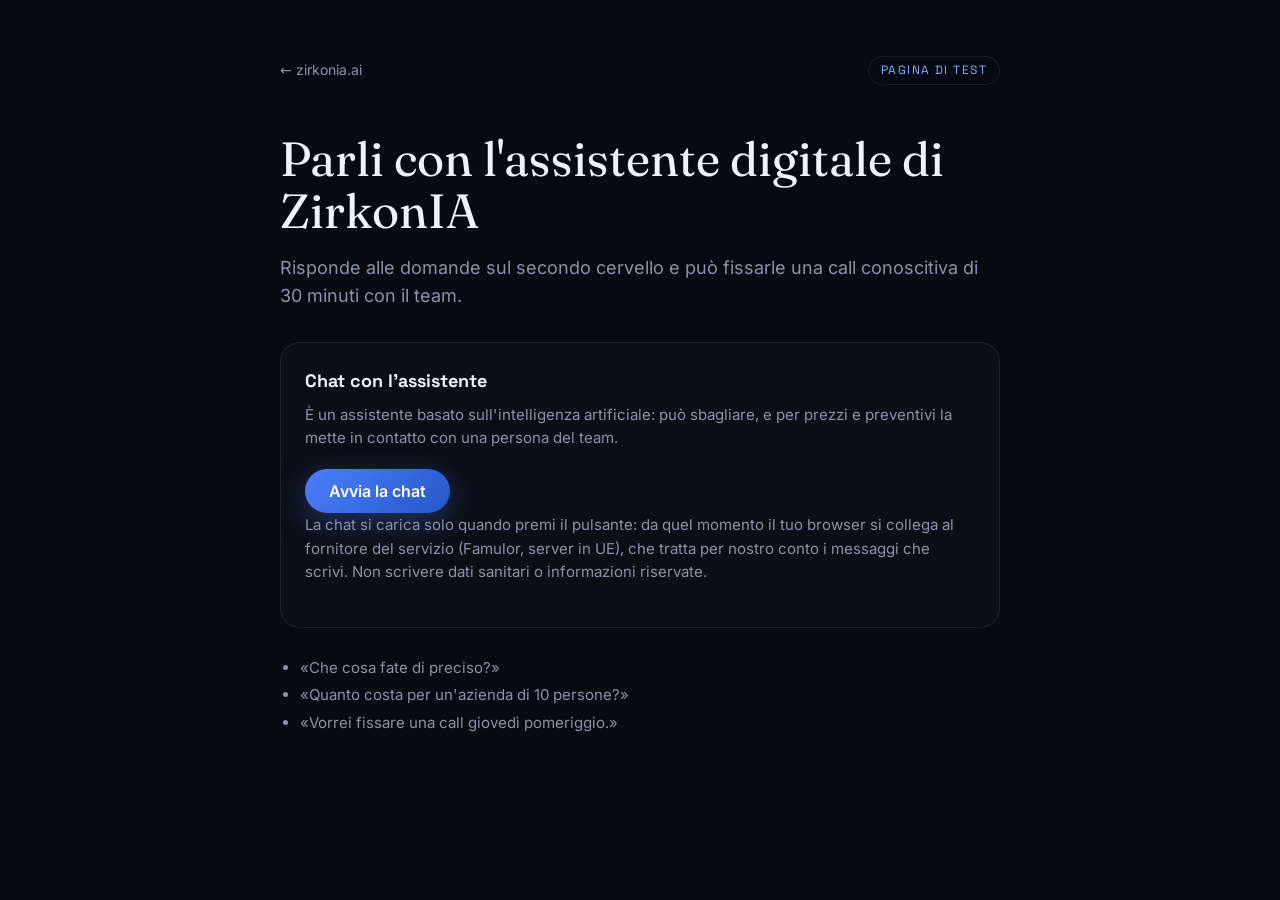
<file: chat-test/index.html>
<!DOCTYPE html>
<html lang="it">
<head>
<meta charset="UTF-8">
<meta name="viewport" content="width=device-width, initial-scale=1, viewport-fit=cover">
<title>Assistente ZirkonIA (test) | ZirkonIA</title>
<meta name="robots" content="noindex, nofollow">
<link rel="icon" href="/favicon.ico">
<link rel="stylesheet" href="/fonts.css">
<style>
  :root{
    --bg:#070a12; --ink:#eef2fa; --ink-dim:#8b93a8; --ink-faint:#5c637a;
    --glow:#4d7fff; --glow-2:#7fb0ff; --line:rgba(140,155,185,0.14);
  }
  *{box-sizing:border-box}
  html,body{margin:0;background:var(--bg);color:var(--ink);font-family:'Inter',system-ui,sans-serif;line-height:1.55}
  main{max-width:760px;margin:0 auto;padding:56px 20px 120px}
  .top{display:flex;align-items:center;justify-content:space-between;margin-bottom:48px}
  .top a{color:var(--ink-dim);text-decoration:none;font-size:14px}
  .top a:hover{color:var(--ink)}
  .tag{display:inline-block;font-family:'Space Grotesk',sans-serif;font-size:12px;letter-spacing:.12em;text-transform:uppercase;color:var(--glow-2);border:1px solid var(--line);border-radius:999px;padding:4px 12px}
  h1{font-family:'Fraunces',Georgia,serif;font-weight:500;font-size:clamp(32px,6vw,48px);line-height:1.1;margin:18px 0 16px}
  p.lead{color:var(--ink-dim);font-size:18px;margin:0 0 32px}
  .card{border:1px solid var(--line);border-radius:20px;background:rgba(255,255,255,0.02);padding:24px}
  .card h2{font-family:'Space Grotesk',sans-serif;font-size:18px;margin:0 0 8px}
  .card p{color:var(--ink-dim);margin:0 0 20px;font-size:15px}
  .btn{appearance:none;border:0;cursor:pointer;font:600 16px/1 'Inter',sans-serif;color:#fff;background:linear-gradient(135deg,var(--glow),#2457c5);border-radius:999px;padding:14px 24px;box-shadow:0 8px 30px rgba(77,127,255,.35)}
  .btn:hover{filter:brightness(1.08)}
  .btn:focus-visible{outline:2px solid var(--glow-2);outline-offset:3px}
  .note{font-size:13px;color:var(--ink-faint);margin-top:14px}
  .note a{color:var(--ink-dim)}
  #chat-box{margin-top:20px}
  #chat-box iframe{display:block;border:0;width:100%;height:680px;max-width:440px;border-radius:20px;background:#fff}
  ul.try{color:var(--ink-dim);font-size:15px;padding-left:20px;margin:28px 0 0}
  ul.try li{margin:4px 0}
</style>
</head>
<body>
<main>
  <div class="top">
    <a href="/">← zirkonia.ai</a>
    <span class="tag">Pagina di test</span>
  </div>

  <h1>Parli con l'assistente digitale di ZirkonIA</h1>
  <p class="lead">Risponde alle domande sul secondo cervello e può fissarle una call conoscitiva di 30 minuti con il team.</p>

  <section class="card" aria-labelledby="chat-title">
    <h2 id="chat-title">Chat con l'assistente</h2>
    <p>È un assistente basato sull'intelligenza artificiale: può sbagliare, e per prezzi e preventivi la mette in contatto con una persona del team.</p>
    <button class="btn" id="start-chat" type="button">Avvia la chat</button>
    <p class="note">La chat si carica solo quando premi il pulsante: da quel momento il tuo browser si collega al fornitore del servizio (Famulor, server in UE), che tratta per nostro conto i messaggi che scrivi. Non scrivere dati sanitari o informazioni riservate.</p>
    <div id="chat-box"></div>
  </section>

  <ul class="try" aria-label="Domande di esempio">
    <li>«Che cosa fate di preciso?»</li>
    <li>«Quanto costa per un'azienda di 10 persone?»</li>
    <li>«Vorrei fissare una call giovedì pomeriggio.»</li>
  </ul>
</main>
<script>
  (function(){
    var btn = document.getElementById('start-chat');
    var box = document.getElementById('chat-box');
    btn.addEventListener('click', function(){
      if (box.querySelector('iframe')) return;
      var f = document.createElement('iframe');
      f.src = 'https://app.famulor.io/widget/wgt_4c80f8b53453454f8a159e09';
      f.title = 'Assistente digitale ZirkonIA';
      f.setAttribute('allow', 'microphone; display-capture; autoplay; clipboard-write');
      f.setAttribute('allowusermedia', '');
      box.appendChild(f);
      btn.textContent = 'Chat avviata';
      btn.disabled = true;
      f.focus();
    });
  })();
</script>
</body>
</html>
</file>
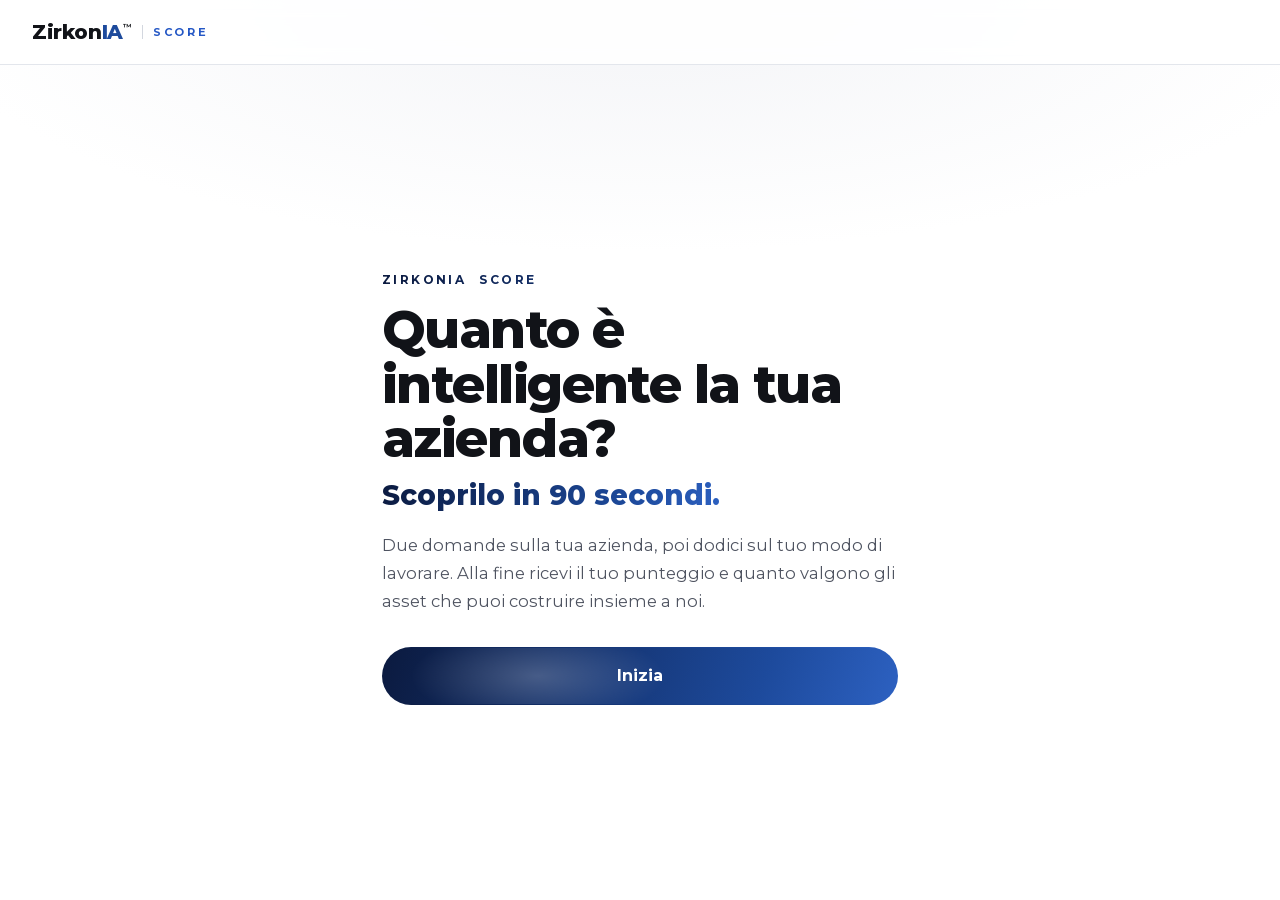
<file: quiz/index.html>
<!DOCTYPE html>
<html lang="it">
<head>
<meta charset="UTF-8">
<meta name="viewport" content="width=device-width, initial-scale=1, viewport-fit=cover">
<title>ZirkonIA Score | Quanto è intelligente la tua azienda?</title>
<meta name="description" content="Dodici domande, 90 secondi: scopri lo ZirkonIA Score della tua azienda e quanto puoi recuperare con un second brain.">
<meta name="robots" content="noindex">
<link rel="canonical" href="https://zirkonia.ai/quiz/">
<meta property="og:type" content="website">
<meta property="og:site_name" content="ZirkonIA">
<meta property="og:locale" content="it_IT">
<meta property="og:url" content="https://zirkonia.ai/quiz/">
<meta property="og:title" content="ZirkonIA Score | Quanto è intelligente la tua azienda?">
<meta property="og:description" content="Dodici domande, 90 secondi: scopri lo ZirkonIA Score della tua azienda e quanto puoi recuperare con un second brain.">
<meta property="og:image" content="https://zirkonia.ai/og-image.png">
<meta property="og:image:width" content="1200">
<meta property="og:image:height" content="630">
<meta property="og:image:alt" content="ZirkonIA, Your Limitless brain: il secondo cervello di Com &amp; Key Experience">
<meta name="twitter:card" content="summary_large_image">
<meta name="twitter:title" content="ZirkonIA Score | Quanto è intelligente la tua azienda?">
<meta name="twitter:description" content="Dodici domande, 90 secondi: scopri lo ZirkonIA Score della tua azienda e quanto puoi recuperare con un second brain.">
<meta name="twitter:image" content="https://zirkonia.ai/og-image.png">
<meta name="theme-color" content="#ffffff">
<link rel="icon" href="../favicon.ico" sizes="any">
<link rel="apple-touch-icon" href="../apple-touch-icon.png">
<link rel="stylesheet" href="../fonts.css">
<link rel="stylesheet" href="quiz.css">
</head>
<body>

<header class="qz-nav">
  <a class="qz-logo" href="../" aria-label="ZirkonIA, torna al sito">Zirkon<span class="ia">IA</span><sup class="tm">™</sup></a>
  <span class="qz-nav-label">Score</span>
</header>

<main id="app" class="qz-main">

  <!-- Schermata 0: apertura -->
  <section class="qz-screen is-active" data-screen="intro" aria-labelledby="intro-title">
    <span class="qz-kicker">ZirkonIA<sup class="tm">™</sup> Score</span>
    <h1 id="intro-title" class="qz-title" tabindex="-1">Quanto è intelligente la tua azienda?</h1>
    <p class="qz-sub"><em>Scoprilo in 90 secondi.</em></p>
    <p class="qz-text">Due domande sulla tua azienda, poi dodici sul tuo modo di lavorare. Alla fine ricevi il tuo punteggio e quanto valgono gli asset che puoi costruire insieme a noi.</p>
    <button type="button" class="qz-btn qz-btn-primary" id="startBtn">Inizia</button>
  </section>

  <!-- Profilo: settore e dimensione (non cambiano il punteggio, personalizzano il report) -->
  <section class="qz-screen" data-screen="profile" aria-labelledby="profile-title">
    <span class="qz-kicker">Prima di iniziare</span>
    <h2 id="profile-title" class="qz-q qz-profile-title" tabindex="-1">Raccontaci la tua azienda</h2>
    <p class="qz-profile-sub">Ci serve per darti esempi e valori sulla tua realtà.</p>
    <fieldset class="qz-fieldset">
      <legend>In che settore lavori?</legend>
      <div class="qz-chips" id="sectorChips"></div>
    </fieldset>
    <fieldset class="qz-fieldset">
      <legend>Quante persone lavorano in azienda, te compreso?</legend>
      <div class="qz-chips qz-chips-size" id="sizeChips"></div>
    </fieldset>
    <button type="button" class="qz-btn qz-btn-primary" id="profileNext" disabled>Inizia le domande <span aria-hidden="true">→</span></button>
    <button type="button" class="qz-back" id="profileBack">← Indietro</button>
  </section>

  <!-- Schermate 1-12: domande (riempite da quiz.js) -->
  <section class="qz-screen" data-screen="question" aria-live="polite">
    <div class="qz-progress" role="progressbar" aria-valuemin="0" aria-valuemax="12" aria-valuenow="0" aria-label="Avanzamento del quiz">
      <div class="qz-progress-bar" id="progressBar"></div>
    </div>
    <div class="qz-meta"><span id="qCount">1 / 12</span><span id="qDim"></span></div>
    <div class="qz-question" id="questionBox">
      <h2 class="qz-q" id="qText" tabindex="-1"></h2>
      <div class="qz-options" id="qOptions" role="group" aria-labelledby="qText"></div>
    </div>
    <button type="button" class="qz-back" id="backBtn">← Indietro</button>
  </section>

  <!-- Schermata 13: contatti -->
  <section class="qz-screen" data-screen="form" aria-labelledby="form-title">
    <span class="qz-kicker">12 risposte su 12</span>
    <h2 id="form-title" class="qz-congrats" tabindex="-1"><span class="qz-congrats-pre">Complimenti, sei</span> <span id="congratsArch" class="qz-congrats-arch"></span></h2>
    <p class="qz-congrats-sub" id="congratsSub"></p>
    <p class="qz-ready">Il tuo ZirkonIA<sup class="tm">™</sup> Score è pronto</p>

    <!-- anteprima: punteggio di oggi visibile, il resto si sblocca con i dati -->
    <div class="qz-teaser">
      <div class="qz-ring" role="img" aria-label="Il tuo punteggio oggi">
        <svg viewBox="0 0 120 120" aria-hidden="true">
          <defs><linearGradient id="ringGrad" x1="0" y1="0" x2="1" y2="1"><stop offset="0" stop-color="#0b1a3f"/><stop offset=".45" stop-color="#1d4a9c"/><stop offset="1" stop-color="#4f8df5"/><animateTransform attributeName="gradientTransform" type="rotate" from="0 .5 .5" to="360 .5 .5" dur="9s" repeatCount="indefinite"/></linearGradient></defs>
          <circle class="qz-ring-bg" cx="60" cy="60" r="52"/>
          <circle class="qz-ring-pot" id="ringPot" cx="60" cy="60" r="52"/>
          <circle class="qz-ring-now" id="ringNow" cx="60" cy="60" r="52"/>
        </svg>
        <div class="qz-ring-num"><b id="teaserScore">0</b><span>su 100</span></div>
      </div>
      <div class="qz-teaser-side">
        <p class="qz-teaser-label" id="teaserLabel">Oggi</p>
        <ul class="qz-locked" aria-label="Da sbloccare">
          <li><span>Con ZirkonIA</span><b class="qz-blur" aria-hidden="true">88</b></li>
          <li><span>Valore asset</span><b class="qz-blur" aria-hidden="true">€ 12.500</b></li>
        </ul>
      </div>
    </div>

    <p class="qz-section-kicker">Cosa ricevi</p>

    <div class="qz-report-card">
      <span class="qz-ico" aria-hidden="true"><svg viewBox="0 0 24 24" width="20" height="20" fill="none" stroke="currentColor" stroke-width="1.7" stroke-linecap="round" stroke-linejoin="round"><rect x="3" y="5" width="18" height="14" rx="2"/><path d="m3 7 9 6 9-6"/></svg></span>
      <div>
        <b>Il report completo via email</b>
        <span>Cinque dimensioni · potenziale · valore degli asset</span>
      </div>
    </div>

    <div class="qz-consult" aria-labelledby="consult-title">
      <div class="qz-consult-glow" aria-hidden="true"></div>
      <div class="qz-consult-top">
        <span class="qz-badge">Gratuita</span><span class="qz-chip">60 minuti</span>
        <span class="qz-consult-ico" aria-hidden="true"><svg viewBox="0 0 24 24" width="22" height="22" fill="none" stroke="currentColor" stroke-width="1.7" stroke-linecap="round" stroke-linejoin="round"><circle cx="9" cy="8" r="3.2"/><circle cx="17" cy="9.5" r="2.6"/><path d="M3 20c0-3.3 2.7-6 6-6s6 2.7 6 6"/><path d="M15 14.6c.6-.2 1.3-.3 2-.3 2.8 0 4.5 2 4.5 5"/></svg></span>
      </div>
      <p class="qz-consult-eyebrow">In più, per te</p>
      <h3 id="consult-title" class="qz-consult-title">Consulenza<br><span class="qz-nowrap qz-hl">one-to-one</span></h3>
      <p class="qz-consult-sub">Il tuo risultato letto insieme, sulla <em>tua</em> azienda.</p>
      <ul class="qz-consult-list">
        <li><span class="qz-check-ico" aria-hidden="true"><svg viewBox="0 0 24 24" width="14" height="14" fill="none" stroke="currentColor" stroke-width="2.4" stroke-linecap="round" stroke-linejoin="round"><path d="m5 12 5 5 9-10"/></svg></span><div><b>Leggiamo insieme il tuo ZirkonIA™ Score</b>Dimensione per dimensione, da dove parti e dove puoi arrivare.</div></li>
        <li><span class="qz-check-ico" aria-hidden="true"><svg viewBox="0 0 24 24" width="14" height="14" fill="none" stroke="currentColor" stroke-width="2.4" stroke-linecap="round" stroke-linejoin="round"><path d="m5 12 5 5 9-10"/></svg></span><div><b>Scegliamo le priorità</b>Gli asset che danno più valore alla tua azienda, nell'ordine giusto.</div></li>
        <li><span class="qz-check-ico" aria-hidden="true"><svg viewBox="0 0 24 24" width="14" height="14" fill="none" stroke="currentColor" stroke-width="2.4" stroke-linecap="round" stroke-linejoin="round"><path d="m5 12 5 5 9-10"/></svg></span><div><b>Quantifichiamo l'impatto sulla tua realtà</b>Più margine, più tempo per te, meno costi ed errori: misurato sul tuo caso.</div></li>
      </ul>
      <p class="qz-scarcity"><span class="qz-live" aria-hidden="true"></span><span>Ogni settimana apriamo solo <strong>10 consulenze</strong>.</span></p>
      <p class="qz-consult-foot"><span class="qz-avatars" aria-hidden="true"><i>F</i><i>C</i></span>Con Federico e Cristiano del team ZirkonIA™</p>
    </div>

    <p class="qz-form-intro"><b>Sblocca il tuo risultato completo</b>Ti mostriamo subito il tuo potenziale con ZirkonIA™ e ti inviamo il report con l’invito alla consulenza.</p>
    <form id="leadForm" class="qz-form" novalidate>
      <label class="qz-field"><span>Nome</span>
        <input type="text" name="nome" autocomplete="name" required maxlength="80"></label>
      <label class="qz-field"><span>Azienda</span>
        <input type="text" name="azienda" autocomplete="organization" required maxlength="120"></label>
      <label class="qz-field"><span>Email</span>
        <input type="email" name="email" autocomplete="email" inputmode="email" required maxlength="160"></label>
      <label class="qz-field"><span>Cellulare</span>
        <input type="tel" name="cellulare" autocomplete="tel" inputmode="tel" required maxlength="30"></label>
      <!-- campo trappola contro i bot: le persone non lo vedono -->
      <label class="qz-hp" aria-hidden="true">Sito web <input type="text" name="sito" tabindex="-1" autocomplete="off"></label>
      <label class="qz-check">
        <input type="checkbox" name="privacy" required>
        <span>Ho letto l’<button type="button" class="qz-link" id="privacyOpen">informativa sulla privacy</button> e acconsento al trattamento dei miei dati per ricevere il report ed essere ricontattato per la consulenza gratuita.</span>
      </label>
      <p class="qz-error" id="formError" role="alert" hidden></p>
      <button type="submit" class="qz-btn qz-btn-primary qz-btn-glow" id="submitBtn">Scopri il tuo ZirkonIA Score <span aria-hidden="true">→</span></button>
    </form>
    <button type="button" class="qz-back" id="formBackBtn">← Indietro</button>
  </section>

  <!-- Schermata 14: risultato. Ordine pensato per portare alla consulenza:
       risultato → punti da recuperare → consulenza personalizzata → assaggio del report → email -->
  <section class="qz-screen" data-screen="result" aria-labelledby="result-title">
    <span class="qz-kicker qz-kicker-ok">✓ Risultato sbloccato</span>
    <p class="qz-congrats-pre qz-hello" id="resHello"></p>
    <h2 id="result-title" class="qz-congrats-arch qz-result-arch" tabindex="-1"></h2>
    <p class="qz-congrats-sub" id="archSub"></p>

    <div class="qz-card qz-result-card">
      <p class="qz-gap-big" id="gapText"></p>
      <div class="qz-scale" aria-hidden="true">
        <div class="qz-scale-track">
          <div class="qz-scale-now" id="barNow"></div>
          <div class="qz-scale-gap" id="barGap"></div>
        </div>
        <div class="qz-scale-tip" aria-hidden="true"></div>
        <div class="qz-marker qz-marker-now" id="mkNow"><b id="scoreNow">0</b><span>Oggi</span></div>
        <div class="qz-marker qz-marker-pot" id="mkPot"><b id="scorePot">0</b><span>Con ZirkonIA</span></div>
        <div class="qz-scale-ends"><span>0</span><span>100</span></div>
      </div>
      <p class="sr-only" id="scoreText"></p>
    </div>

    <div class="qz-consult qz-consult-cta" id="consultMain">
      <div class="qz-consult-glow" aria-hidden="true"></div>
      <div class="qz-consult-top"><span class="qz-badge">Gratuita</span><span class="qz-chip">60 minuti · one-to-one</span></div>
      <h3 class="qz-consult-title" id="ctaTitle">Recuperiamoli insieme.</h3>
      <p class="qz-consult-sub">Una consulenza dedicata alla tua azienda, costruita sul tuo ZirkonIA<sup class="tm">™</sup> Score.</p>
      <ul class="qz-consult-list">
        <li><span class="qz-check-ico" aria-hidden="true"><svg viewBox="0 0 24 24" width="14" height="14" fill="none" stroke="currentColor" stroke-width="2.4" stroke-linecap="round" stroke-linejoin="round"><path d="m5 12 5 5 9-10"/></svg></span><div><b>Leggiamo il tuo risultato</b>Dimensione per dimensione: da dove parti e dove puoi arrivare.</div></li>
        <li><span class="qz-check-ico" aria-hidden="true"><svg viewBox="0 0 24 24" width="14" height="14" fill="none" stroke="currentColor" stroke-width="2.4" stroke-linecap="round" stroke-linejoin="round"><path d="m5 12 5 5 9-10"/></svg></span><div><b>Scegliamo le priorità</b>Gli asset che danno più valore alla tua azienda, nell’ordine giusto.</div></li>
        <li><span class="qz-check-ico" aria-hidden="true"><svg viewBox="0 0 24 24" width="14" height="14" fill="none" stroke="currentColor" stroke-width="2.4" stroke-linecap="round" stroke-linejoin="round"><path d="m5 12 5 5 9-10"/></svg></span><div><b>Esci con un percorso concreto</b>I passi per recuperare i tuoi punti, misurati sulla tua realtà.</div></li>
      </ul>
      <p class="qz-scarcity"><span class="qz-live" aria-hidden="true"></span><span>Ogni settimana apriamo solo <strong>10 consulenze</strong>.</span></p>
      <a class="qz-btn qz-btn-primary qz-btn-glow qz-btn-book" id="bookBtn" href="#" target="_blank" rel="noopener">Prenota la consulenza <span aria-hidden="true">→</span></a>
      <p class="qz-consult-foot"><span class="qz-avatars" aria-hidden="true"><i>F</i><i>C</i></span>Con Federico e Cristiano del team ZirkonIA™</p>
    </div>

    <p class="qz-section-kicker">Un assaggio del tuo report</p>
    <ul class="qz-hints" id="hints"></ul>

    <div class="qz-assets" id="assetsBox" hidden>
      <div class="qz-assets-head">
        <div><small id="assetsFor">Cosa costruiresti con ZirkonIA</small><b id="assetsTitle"></b></div>
        <span class="qz-assets-total" id="assetsTotal"></span>
      </div>
      <ul class="qz-assets-list" id="assetsList"></ul>
      <p class="qz-assets-note">Valore di mercato stimato per un’azienda della tua dimensione. L’impatto sulla tua performance lo quantifichiamo insieme, nella consulenza.</p>
    </div>
    <p class="qz-hints-more">Il resto lo leggiamo insieme nella consulenza.</p>

    <div class="qz-mail" id="mailCard">
      <span class="qz-ico" aria-hidden="true"><svg viewBox="0 0 24 24" width="20" height="20" fill="none" stroke="currentColor" stroke-width="1.7" stroke-linecap="round" stroke-linejoin="round"><rect x="3" y="5" width="18" height="14" rx="2"/><path d="m3 7 9 6 9-6"/></svg></span>
      <div>
        <b id="mailTitle">Controlla la tua email</b>
        <span id="mailText">Ti abbiamo inviato il report completo.</span>
        <small id="mailHint">Non lo trovi? Guarda anche in Spam o in Promozioni.</small>
        <button type="button" class="qz-mail-retry" id="mailRetry" hidden>Riprova l’invio</button>
        <small class="qz-mail-test" id="mailTest" hidden>Anteprima: l’invio non è ancora collegato.</small>
      </div>
    </div>

    <!-- pulsante fisso su telefono: compare quando il riquadro della consulenza non è visibile -->
    <div class="qz-sticky" id="stickyBook" aria-hidden="true">
      <a class="qz-btn qz-btn-primary qz-btn-book" id="bookBtn2" href="#" target="_blank" rel="noopener" tabindex="-1">Prenota la consulenza gratuita <span aria-hidden="true">→</span></a>
    </div>
  </section>

</main>

<!-- Informativa privacy del quiz: BOZZA da far verificare a un professionista -->
<dialog class="qz-dialog" id="privacyDialog" aria-labelledby="privacy-title">
  <div class="qz-dialog-head">
    <h2 id="privacy-title">Informativa sulla privacy dello ZirkonIA<sup class="tm">™</sup> Score</h2>
    <button type="button" class="qz-close" id="privacyClose" aria-label="Chiudi">✕</button>
  </div>
  <div class="qz-dialog-body">
    <p><strong>Titolare del trattamento</strong>: CristianoGMusa di Giuseppe Musa (P.IVA 03643440922), Via Salvatore Cambosu, 42 - 09047 Selargius (CA), marchio commerciale Com &amp; Key Experience, che offre ZirkonIA™. Contatti: communikeyexperience@gmail.com, PEC cristianogmusa@postecert.it.</p>
    <p><strong>Dati raccolti</strong>: nome, azienda, email, cellulare e le risposte alle dodici domande, con il punteggio calcolato.</p>
    <p><strong>Perché</strong>: inviarti il report con il tuo ZirkonIA™ Score e ricontattarti per proporti la consulenza gratuita collegata al risultato. Base giuridica: il tuo consenso e le misure precontrattuali adottate su tua richiesta (art. 6.1.a e 6.1.b GDPR). Non usiamo i dati per pubblicità di terzi e non li vendiamo.</p>
    <p><strong>Chi li tratta</strong>: Google (Fogli, Drive e Gmail), dove salviamo le risposte e da cui inviamo il report; GitHub, che ospita la pagina; WhatsApp (Meta), se scegli di scriverci per prenotare la consulenza. Questi fornitori possono trattare i dati anche negli Stati Uniti, con le garanzie previste dal GDPR.</p>
    <p><strong>Cookie</strong>: il quiz non installa cookie e non salva nulla sul tuo dispositivo; i dati partono solo quando premi il pulsante finale.</p>
    <p><strong>Per quanto tempo</strong>: se non nasce una collaborazione, al massimo 24 mesi dall’ultimo contatto.</p>
    <p><strong>I tuoi diritti</strong>: accesso, correzione, cancellazione, limitazione, opposizione, portabilità e revoca del consenso in qualsiasi momento, scrivendo ai contatti sopra. Puoi anche presentare reclamo al Garante per la protezione dei dati personali.</p>
  </div>
</dialog>

<script src="data.js"></script>
<script src="score.js"></script>
<script src="quiz.js"></script>
</body>
</html>
</file>
<file: fonts.css>
/* Caratteri ospitati sul sito (da Google Fonts, licenza SIL Open Font License): solo sottoinsiemi latin e latin-ext */
/* latin-ext */
@font-face {
  font-family: 'Fraunces';
  font-style: italic;
  font-weight: 300;
  font-display: swap;
  src: url(fonts/fraunces-latin-ext-1.woff2) format('woff2');
  unicode-range: U+0100-02BA, U+02BD-02C5, U+02C7-02CC, U+02CE-02D7, U+02DD-02FF, U+0304, U+0308, U+0329, U+1D00-1DBF, U+1E00-1E9F, U+1EF2-1EFF, U+2020, U+20A0-20AB, U+20AD-20C4, U+2113, U+2C60-2C7F, U+A720-A7FF;
}
/* latin */
@font-face {
  font-family: 'Fraunces';
  font-style: italic;
  font-weight: 300;
  font-display: swap;
  src: url(fonts/fraunces-latin-2.woff2) format('woff2');
  unicode-range: U+0000-00FF, U+0131, U+0152-0153, U+02BB-02BC, U+02C6, U+02DA, U+02DC, U+0304, U+0308, U+0329, U+2000-206F, U+20AC, U+2122, U+2191, U+2193, U+2212, U+2215, U+FEFF, U+FFFD;
}
/* latin-ext */
@font-face {
  font-family: 'Fraunces';
  font-style: italic;
  font-weight: 400;
  font-display: swap;
  src: url(fonts/fraunces-latin-ext-1.woff2) format('woff2');
  unicode-range: U+0100-02BA, U+02BD-02C5, U+02C7-02CC, U+02CE-02D7, U+02DD-02FF, U+0304, U+0308, U+0329, U+1D00-1DBF, U+1E00-1E9F, U+1EF2-1EFF, U+2020, U+20A0-20AB, U+20AD-20C4, U+2113, U+2C60-2C7F, U+A720-A7FF;
}
/* latin */
@font-face {
  font-family: 'Fraunces';
  font-style: italic;
  font-weight: 400;
  font-display: swap;
  src: url(fonts/fraunces-latin-2.woff2) format('woff2');
  unicode-range: U+0000-00FF, U+0131, U+0152-0153, U+02BB-02BC, U+02C6, U+02DA, U+02DC, U+0304, U+0308, U+0329, U+2000-206F, U+20AC, U+2122, U+2191, U+2193, U+2212, U+2215, U+FEFF, U+FFFD;
}
/* latin-ext */
@font-face {
  font-family: 'Fraunces';
  font-style: italic;
  font-weight: 500;
  font-display: swap;
  src: url(fonts/fraunces-latin-ext-1.woff2) format('woff2');
  unicode-range: U+0100-02BA, U+02BD-02C5, U+02C7-02CC, U+02CE-02D7, U+02DD-02FF, U+0304, U+0308, U+0329, U+1D00-1DBF, U+1E00-1E9F, U+1EF2-1EFF, U+2020, U+20A0-20AB, U+20AD-20C4, U+2113, U+2C60-2C7F, U+A720-A7FF;
}
/* latin */
@font-face {
  font-family: 'Fraunces';
  font-style: italic;
  font-weight: 500;
  font-display: swap;
  src: url(fonts/fraunces-latin-2.woff2) format('woff2');
  unicode-range: U+0000-00FF, U+0131, U+0152-0153, U+02BB-02BC, U+02C6, U+02DA, U+02DC, U+0304, U+0308, U+0329, U+2000-206F, U+20AC, U+2122, U+2191, U+2193, U+2212, U+2215, U+FEFF, U+FFFD;
}
/* latin-ext */
@font-face {
  font-family: 'Fraunces';
  font-style: normal;
  font-weight: 400;
  font-display: swap;
  src: url(fonts/fraunces-latin-ext-3.woff2) format('woff2');
  unicode-range: U+0100-02BA, U+02BD-02C5, U+02C7-02CC, U+02CE-02D7, U+02DD-02FF, U+0304, U+0308, U+0329, U+1D00-1DBF, U+1E00-1E9F, U+1EF2-1EFF, U+2020, U+20A0-20AB, U+20AD-20C4, U+2113, U+2C60-2C7F, U+A720-A7FF;
}
/* latin */
@font-face {
  font-family: 'Fraunces';
  font-style: normal;
  font-weight: 400;
  font-display: swap;
  src: url(fonts/fraunces-latin-4.woff2) format('woff2');
  unicode-range: U+0000-00FF, U+0131, U+0152-0153, U+02BB-02BC, U+02C6, U+02DA, U+02DC, U+0304, U+0308, U+0329, U+2000-206F, U+20AC, U+2122, U+2191, U+2193, U+2212, U+2215, U+FEFF, U+FFFD;
}
/* latin-ext */
@font-face {
  font-family: 'Inter';
  font-style: normal;
  font-weight: 300;
  font-display: swap;
  src: url(fonts/inter-latin-ext-5.woff2) format('woff2');
  unicode-range: U+0100-02BA, U+02BD-02C5, U+02C7-02CC, U+02CE-02D7, U+02DD-02FF, U+0304, U+0308, U+0329, U+1D00-1DBF, U+1E00-1E9F, U+1EF2-1EFF, U+2020, U+20A0-20AB, U+20AD-20C4, U+2113, U+2C60-2C7F, U+A720-A7FF;
}
/* latin */
@font-face {
  font-family: 'Inter';
  font-style: normal;
  font-weight: 300;
  font-display: swap;
  src: url(fonts/inter-latin-6.woff2) format('woff2');
  unicode-range: U+0000-00FF, U+0131, U+0152-0153, U+02BB-02BC, U+02C6, U+02DA, U+02DC, U+0304, U+0308, U+0329, U+2000-206F, U+20AC, U+2122, U+2191, U+2193, U+2212, U+2215, U+FEFF, U+FFFD;
}
/* latin-ext */
@font-face {
  font-family: 'Inter';
  font-style: normal;
  font-weight: 400;
  font-display: swap;
  src: url(fonts/inter-latin-ext-5.woff2) format('woff2');
  unicode-range: U+0100-02BA, U+02BD-02C5, U+02C7-02CC, U+02CE-02D7, U+02DD-02FF, U+0304, U+0308, U+0329, U+1D00-1DBF, U+1E00-1E9F, U+1EF2-1EFF, U+2020, U+20A0-20AB, U+20AD-20C4, U+2113, U+2C60-2C7F, U+A720-A7FF;
}
/* latin */
@font-face {
  font-family: 'Inter';
  font-style: normal;
  font-weight: 400;
  font-display: swap;
  src: url(fonts/inter-latin-6.woff2) format('woff2');
  unicode-range: U+0000-00FF, U+0131, U+0152-0153, U+02BB-02BC, U+02C6, U+02DA, U+02DC, U+0304, U+0308, U+0329, U+2000-206F, U+20AC, U+2122, U+2191, U+2193, U+2212, U+2215, U+FEFF, U+FFFD;
}
/* latin-ext */
@font-face {
  font-family: 'Inter';
  font-style: normal;
  font-weight: 500;
  font-display: swap;
  src: url(fonts/inter-latin-ext-5.woff2) format('woff2');
  unicode-range: U+0100-02BA, U+02BD-02C5, U+02C7-02CC, U+02CE-02D7, U+02DD-02FF, U+0304, U+0308, U+0329, U+1D00-1DBF, U+1E00-1E9F, U+1EF2-1EFF, U+2020, U+20A0-20AB, U+20AD-20C4, U+2113, U+2C60-2C7F, U+A720-A7FF;
}
/* latin */
@font-face {
  font-family: 'Inter';
  font-style: normal;
  font-weight: 500;
  font-display: swap;
  src: url(fonts/inter-latin-6.woff2) format('woff2');
  unicode-range: U+0000-00FF, U+0131, U+0152-0153, U+02BB-02BC, U+02C6, U+02DA, U+02DC, U+0304, U+0308, U+0329, U+2000-206F, U+20AC, U+2122, U+2191, U+2193, U+2212, U+2215, U+FEFF, U+FFFD;
}
/* latin-ext */
@font-face {
  font-family: 'Inter';
  font-style: normal;
  font-weight: 600;
  font-display: swap;
  src: url(fonts/inter-latin-ext-5.woff2) format('woff2');
  unicode-range: U+0100-02BA, U+02BD-02C5, U+02C7-02CC, U+02CE-02D7, U+02DD-02FF, U+0304, U+0308, U+0329, U+1D00-1DBF, U+1E00-1E9F, U+1EF2-1EFF, U+2020, U+20A0-20AB, U+20AD-20C4, U+2113, U+2C60-2C7F, U+A720-A7FF;
}
/* latin */
@font-face {
  font-family: 'Inter';
  font-style: normal;
  font-weight: 600;
  font-display: swap;
  src: url(fonts/inter-latin-6.woff2) format('woff2');
  unicode-range: U+0000-00FF, U+0131, U+0152-0153, U+02BB-02BC, U+02C6, U+02DA, U+02DC, U+0304, U+0308, U+0329, U+2000-206F, U+20AC, U+2122, U+2191, U+2193, U+2212, U+2215, U+FEFF, U+FFFD;
}
/* latin-ext */
@font-face {
  font-family: 'Space Grotesk';
  font-style: normal;
  font-weight: 300;
  font-display: swap;
  src: url(fonts/space-grotesk-latin-ext-7.woff2) format('woff2');
  unicode-range: U+0100-02BA, U+02BD-02C5, U+02C7-02CC, U+02CE-02D7, U+02DD-02FF, U+0304, U+0308, U+0329, U+1D00-1DBF, U+1E00-1E9F, U+1EF2-1EFF, U+2020, U+20A0-20AB, U+20AD-20C4, U+2113, U+2C60-2C7F, U+A720-A7FF;
}
/* latin */
@font-face {
  font-family: 'Space Grotesk';
  font-style: normal;
  font-weight: 300;
  font-display: swap;
  src: url(fonts/space-grotesk-latin-8.woff2) format('woff2');
  unicode-range: U+0000-00FF, U+0131, U+0152-0153, U+02BB-02BC, U+02C6, U+02DA, U+02DC, U+0304, U+0308, U+0329, U+2000-206F, U+20AC, U+2122, U+2191, U+2193, U+2212, U+2215, U+FEFF, U+FFFD;
}
/* latin-ext */
@font-face {
  font-family: 'Space Grotesk';
  font-style: normal;
  font-weight: 400;
  font-display: swap;
  src: url(fonts/space-grotesk-latin-ext-7.woff2) format('woff2');
  unicode-range: U+0100-02BA, U+02BD-02C5, U+02C7-02CC, U+02CE-02D7, U+02DD-02FF, U+0304, U+0308, U+0329, U+1D00-1DBF, U+1E00-1E9F, U+1EF2-1EFF, U+2020, U+20A0-20AB, U+20AD-20C4, U+2113, U+2C60-2C7F, U+A720-A7FF;
}
/* latin */
@font-face {
  font-family: 'Space Grotesk';
  font-style: normal;
  font-weight: 400;
  font-display: swap;
  src: url(fonts/space-grotesk-latin-8.woff2) format('woff2');
  unicode-range: U+0000-00FF, U+0131, U+0152-0153, U+02BB-02BC, U+02C6, U+02DA, U+02DC, U+0304, U+0308, U+0329, U+2000-206F, U+20AC, U+2122, U+2191, U+2193, U+2212, U+2215, U+FEFF, U+FFFD;
}
/* latin-ext */
@font-face {
  font-family: 'Space Grotesk';
  font-style: normal;
  font-weight: 500;
  font-display: swap;
  src: url(fonts/space-grotesk-latin-ext-7.woff2) format('woff2');
  unicode-range: U+0100-02BA, U+02BD-02C5, U+02C7-02CC, U+02CE-02D7, U+02DD-02FF, U+0304, U+0308, U+0329, U+1D00-1DBF, U+1E00-1E9F, U+1EF2-1EFF, U+2020, U+20A0-20AB, U+20AD-20C4, U+2113, U+2C60-2C7F, U+A720-A7FF;
}
/* latin */
@font-face {
  font-family: 'Space Grotesk';
  font-style: normal;
  font-weight: 500;
  font-display: swap;
  src: url(fonts/space-grotesk-latin-8.woff2) format('woff2');
  unicode-range: U+0000-00FF, U+0131, U+0152-0153, U+02BB-02BC, U+02C6, U+02DA, U+02DC, U+0304, U+0308, U+0329, U+2000-206F, U+20AC, U+2122, U+2191, U+2193, U+2212, U+2215, U+FEFF, U+FFFD;
}
/* latin-ext */
@font-face {
  font-family: 'Space Grotesk';
  font-style: normal;
  font-weight: 600;
  font-display: swap;
  src: url(fonts/space-grotesk-latin-ext-7.woff2) format('woff2');
  unicode-range: U+0100-02BA, U+02BD-02C5, U+02C7-02CC, U+02CE-02D7, U+02DD-02FF, U+0304, U+0308, U+0329, U+1D00-1DBF, U+1E00-1E9F, U+1EF2-1EFF, U+2020, U+20A0-20AB, U+20AD-20C4, U+2113, U+2C60-2C7F, U+A720-A7FF;
}
/* latin */
@font-face {
  font-family: 'Space Grotesk';
  font-style: normal;
  font-weight: 600;
  font-display: swap;
  src: url(fonts/space-grotesk-latin-8.woff2) format('woff2');
  unicode-range: U+0000-00FF, U+0131, U+0152-0153, U+02BB-02BC, U+02C6, U+02DA, U+02DC, U+0304, U+0308, U+0329, U+2000-206F, U+20AC, U+2122, U+2191, U+2193, U+2212, U+2215, U+FEFF, U+FFFD;
}
/* latin-ext */
@font-face {
  font-family: 'Space Grotesk';
  font-style: normal;
  font-weight: 700;
  font-display: swap;
  src: url(fonts/space-grotesk-latin-ext-7.woff2) format('woff2');
  unicode-range: U+0100-02BA, U+02BD-02C5, U+02C7-02CC, U+02CE-02D7, U+02DD-02FF, U+0304, U+0308, U+0329, U+1D00-1DBF, U+1E00-1E9F, U+1EF2-1EFF, U+2020, U+20A0-20AB, U+20AD-20C4, U+2113, U+2C60-2C7F, U+A720-A7FF;
}
/* latin */
@font-face {
  font-family: 'Space Grotesk';
  font-style: normal;
  font-weight: 700;
  font-display: swap;
  src: url(fonts/space-grotesk-latin-8.woff2) format('woff2');
  unicode-range: U+0000-00FF, U+0131, U+0152-0153, U+02BB-02BC, U+02C6, U+02DA, U+02DC, U+0304, U+0308, U+0329, U+2000-206F, U+20AC, U+2122, U+2191, U+2193, U+2212, U+2215, U+FEFF, U+FFFD;
}

/* Montserrat (blocco in stile pieghevole), ospitato in locale */
/* latin-ext */
@font-face {
  font-family: 'Montserrat';
  font-style: normal;
  font-weight: 400 800;
  font-display: swap;
  src: url(fonts/montserrat-latin-ext.woff2) format('woff2');
  unicode-range: U+0100-02BA, U+02BD-02C5, U+02C7-02CC, U+02CE-02D7, U+02DD-02FF, U+0304, U+0308, U+0329, U+1D00-1DBF, U+1E00-1E9F, U+1EF2-1EFF, U+2020, U+20A0-20AB, U+20AD-20C0, U+2113, U+2C60-2C7F, U+A720-A7FF;
}
/* latin */
@font-face {
  font-family: 'Montserrat';
  font-style: normal;
  font-weight: 400 800;
  font-display: swap;
  src: url(fonts/montserrat-latin.woff2) format('woff2');
  unicode-range: U+0000-00FF, U+0131, U+0152-0153, U+02BB-02BC, U+02C6, U+02DA, U+02DC, U+0304, U+0308, U+0329, U+2000-206F, U+20AC, U+2122, U+2191, U+2193, U+2212, U+2215, U+FEFF, U+FFFD;
}
</file>
<file: quiz/quiz.css>
/* ZirkonIA Score: stile mobile-first, allineato al blocco chiaro del sito zirkonia.ai
   (fondo bianco e grigio chiaro, Montserrat, pulsanti neri arrotondati, accento blu ZirkonIA). */
:root{
  --bg:#ffffff; --soft:#f3f4f7; --soft-2:#eceef3;
  --ink:#111318; --text:#4f5461; --faint:#8a8f9b;
  --line:#e3e6ec; --line-2:#d3d7df;
  --blue:#2457c5; --blue-deep:#1d4a9c; --blue-soft:#eaf0fd; --blue-light:#8fb4ff;
  --warm:#e0622b; --warm-soft:#fdf0ea;
  --ok:#1f9d63; --ok-soft:#e9f7f0;
  --dark:#111318;
}
*{ margin:0; padding:0; box-sizing:border-box; }
html,body{ background:var(--bg); color:var(--ink); font-family:'Montserrat','Inter',sans-serif; min-height:100%; -webkit-text-size-adjust:100%; }
body{
  min-height:100vh; min-height:100dvh; display:flex; flex-direction:column;
  background:radial-gradient(ellipse 80% 40% at 50% 0%, var(--soft), transparent 70%), var(--bg);
}
::selection{ background:rgba(36,87,197,0.18); }
em{ font-style:normal; font-weight:800; color:var(--blue); }
sup.tm{ font-size:.42em; font-weight:600; line-height:1; vertical-align:baseline; position:relative; top:-1.05em; margin-left:.08em; }
.sr-only{ position:absolute; width:1px; height:1px; padding:0; margin:-1px; overflow:hidden; clip:rect(0,0,0,0); white-space:nowrap; border:0; }
:focus-visible{ outline:2px solid var(--blue); outline-offset:3px; border-radius:6px; }

/* nav */
.qz-nav{ display:flex; align-items:center; gap:10px; padding:18px 22px; background:rgba(255,255,255,.85); border-bottom:1px solid var(--line); backdrop-filter:blur(10px); }
.qz-logo{ font-weight:800; font-size:20px; letter-spacing:-0.02em; color:var(--ink); text-decoration:none; }
.qz-logo .ia{ color:var(--blue-deep); }
.qz-nav-label{ font-size:11px; font-weight:700; letter-spacing:.24em; text-transform:uppercase; color:var(--blue); padding-left:10px; border-left:1px solid var(--line-2); }

/* schermate */
.qz-main{ flex:1; width:100%; max-width:560px; margin:0 auto; padding:28px 22px 44px; display:flex; }
.qz-screen{ display:none; width:100%; flex-direction:column; }
.qz-screen.is-active{ display:flex; animation:qzIn .32s ease both; }
.qz-screen[data-screen="intro"]{ justify-content:center; min-height:70vh; }
@keyframes qzIn{ from{ opacity:0; transform:translateY(12px); } to{ opacity:1; transform:none; } }

.qz-kicker{ display:block; font-size:12px; font-weight:700; letter-spacing:.2em; text-transform:uppercase; color:var(--blue); margin-bottom:16px; }
.qz-title{ font-weight:800; font-size:clamp(36px,9.6vw,52px); line-height:1.05; letter-spacing:-0.03em; outline:none; }
.qz-title-sm{ font-size:clamp(28px,7.5vw,38px); }
.qz-sub{ margin-top:12px; font-size:clamp(22px,6vw,28px); line-height:1.2; }
.qz-text{ margin-top:18px; font-size:16.5px; font-weight:400; line-height:1.7; color:var(--text); }

/* bottoni */
.qz-btn{
  display:block; width:100%; margin-top:32px; text-align:center; text-decoration:none;
  font-family:'Montserrat',sans-serif; font-size:16px; font-weight:700; letter-spacing:.01em;
  padding:18px 24px; min-height:58px; border-radius:999px; border:1px solid transparent; cursor:pointer;
  transition:background .2s ease, transform .15s ease, box-shadow .2s ease;
}
/* pulsante principale: sfumatura blu ZirkonIA → blu notte, con un bagliore che scorre lentamente */
.qz-btn-primary{
  position:relative; overflow:hidden; isolation:isolate; color:#fff;
  background:linear-gradient(110deg, #0b1a3f 0%, var(--blue-deep) 30%, #3a74e0 50%, var(--blue-deep) 70%, #0b1a3f 100%);
  background-size:250% 100%;
  animation:qzFlow 9s ease-in-out infinite, qzHalo 4.5s ease-in-out infinite;
}
.qz-btn-primary::after{
  content:""; position:absolute; inset:0; z-index:-1; pointer-events:none; border-radius:inherit;
  background:radial-gradient(ellipse 35% 120% at var(--glint, 30%) 50%, rgba(255,255,255,.22), transparent 70%);
  animation:qzGlint 9s ease-in-out infinite;
}
@property --glint{ syntax:'<percentage>'; inherits:false; initial-value:30%; }
@keyframes qzFlow{ 0%,100%{ background-position:0% 50%; } 50%{ background-position:100% 50%; } }
@keyframes qzGlint{ 0%,100%{ --glint:15%; } 50%{ --glint:85%; } }
@keyframes qzHalo{
  0%,100%{ box-shadow:0 12px 28px -14px rgba(29,74,156,.55), 0 0 0 0 rgba(58,116,224,0); }
  50%{ box-shadow:0 16px 34px -12px rgba(29,74,156,.7), 0 0 26px 2px rgba(58,116,224,.28); }
}
.qz-btn-primary:hover{ filter:brightness(1.08); }
.qz-btn-primary:active{ transform:scale(.985); }
.qz-btn[disabled]{ opacity:.6; cursor:progress; }
.qz-back{
  align-self:flex-start; margin-top:22px; padding:12px 4px; min-height:44px;
  background:none; border:none; color:var(--text); font:600 15px 'Montserrat',sans-serif; cursor:pointer;
}
.qz-back:hover{ color:var(--ink); }
.qz-back[hidden]{ display:none; }

/* domande */
.qz-progress{ height:6px; background:var(--soft-2); border-radius:3px; overflow:hidden; }
.qz-progress-bar{ height:100%; width:0; background:linear-gradient(90deg,var(--blue-deep),#4f8df5); border-radius:3px; transition:width .35s ease; }
.qz-meta{ display:flex; justify-content:space-between; gap:12px; margin:12px 0 22px; font-size:12px; font-weight:700; letter-spacing:.12em; text-transform:uppercase; color:var(--faint); }
.qz-meta #qCount{ flex:none; white-space:nowrap; color:var(--ink); }
.qz-meta #qDim{ text-align:right; letter-spacing:.04em; color:var(--blue); }
.qz-question{ transition:opacity .18s ease, transform .18s ease; }
.qz-question.is-leaving{ opacity:0; transform:translateX(-18px); }
.qz-question.is-entering{ opacity:0; transform:translateX(18px); }
.qz-q{ font-weight:800; font-size:clamp(22px,5.8vw,28px); line-height:1.25; letter-spacing:-0.015em; outline:none; }
.qz-options{ display:flex; flex-direction:column; gap:10px; margin-top:22px; }
.qz-opt{
  width:100%; text-align:left; min-height:60px; padding:15px 16px;
  display:flex; align-items:center; gap:14px;
  background:#fff; color:var(--ink);
  border:1.5px solid var(--line); border-radius:16px;
  font:500 15.5px/1.45 'Montserrat',sans-serif; cursor:pointer;
  box-shadow:0 1px 0 rgba(17,19,24,.03);
  transition:border-color .15s ease, background .15s ease, box-shadow .15s ease;
  -webkit-tap-highlight-color:transparent;
}
.qz-opt .dot{ flex:none; width:22px; height:22px; border-radius:50%; border:2px solid var(--line-2); transition:all .15s ease; }
.qz-opt:hover{ border-color:rgba(36,87,197,.45); box-shadow:0 6px 18px -10px rgba(36,87,197,.4); }
.qz-opt[aria-pressed="true"]{ border-color:var(--blue); background:var(--blue-soft); }
.qz-opt-unsure{ margin-top:4px; background:var(--soft); border-style:dashed; border-color:var(--line-2); color:var(--text); }
.qz-opt[aria-pressed="true"] .dot{ border-color:var(--blue); background:var(--blue); box-shadow:inset 0 0 0 4px #fff; }

/* apertura gratificante della schermata del form */
.qz-congrats{ font-weight:700; font-size:clamp(20px,5.6vw,26px); line-height:1.15; color:var(--text); outline:none; }
.qz-congrats-pre{ display:block; }
.qz-congrats-arch{ display:block; margin-top:6px; font-weight:800; font-size:clamp(48px,14vw,70px); line-height:1; letter-spacing:-0.035em;
  color:var(--blue-deep); animation:qzPop .7s .15s cubic-bezier(.2,.9,.3,1.2) both; }
@keyframes qzPop{ from{ opacity:0; transform:scale(.88) translateY(8px); } to{ opacity:1; transform:none; } }
.qz-congrats-sub{ margin-top:12px; font-size:16px; line-height:1.6; color:var(--text); }
.qz-ready{ margin-top:22px; font-size:12px; font-weight:700; letter-spacing:.18em; text-transform:uppercase; color:var(--blue); }
.qz-ready sup.tm{ top:-.6em; }

/* anteprima del punteggio nella schermata del form */
.qz-teaser{
  display:flex; align-items:center; gap:20px; margin-top:12px; padding:20px;
  border-radius:22px; background:var(--soft);
}
.qz-ring{ position:relative; flex:none; width:124px; height:124px; }
.qz-ring svg{ width:100%; height:100%; transform:rotate(-90deg); }
.qz-ring circle{ fill:none; stroke-width:10; stroke-linecap:round; }
.qz-ring-bg{ stroke:#dfe3ea; }
.qz-ring-pot{ stroke:rgba(36,87,197,.22); transition:stroke-dashoffset 1.2s .4s cubic-bezier(.2,.7,.2,1); }
.qz-ring-now{ stroke:url(#ringGrad); transition:stroke-dashoffset 1.1s cubic-bezier(.2,.7,.2,1); }
.qz-ring-num{ position:absolute; inset:0; display:flex; flex-direction:column; align-items:center; justify-content:center; }
.qz-ring-num b{ font-size:42px; font-weight:800; line-height:1; letter-spacing:-0.03em; color:var(--ink); }
.qz-ring-num span{ font-size:11px; font-weight:600; color:var(--faint); margin-top:3px; }
.qz-teaser-side{ min-width:0; flex:1; }
.qz-teaser-label{ font-size:12px; font-weight:700; letter-spacing:.14em; text-transform:uppercase; color:var(--ink); }
.qz-locked{ list-style:none; margin-top:10px; }
.qz-locked li{ white-space:nowrap; display:flex; justify-content:space-between; align-items:center; gap:8px; padding:7px 0; border-top:1px solid var(--line-2); font-size:13px; font-weight:500; color:var(--text); }
.qz-locked li span::before{ content:"🔒"; font-size:10px; margin-right:6px; opacity:.6; }
.qz-blur{ font-size:15px; font-weight:800; color:var(--blue); filter:blur(5px); user-select:none; white-space:nowrap; }

/* cosa ricevi: report + consulenza */
.qz-section-kicker{ margin-top:32px; font-size:12px; font-weight:700; letter-spacing:.2em; text-transform:uppercase; color:var(--blue); }
.qz-report-card{ display:flex; align-items:center; gap:14px; margin-top:14px; padding:16px 18px; border:1.5px solid var(--line); border-radius:18px; background:#fff; }
.qz-report-card b{ display:block; font-size:15.5px; font-weight:700; color:var(--ink); }
.qz-report-card span:not(.qz-ico){ display:block; margin-top:2px; font-size:13px; color:var(--text); }
.qz-ico{ flex:none; width:44px; height:44px; display:flex; align-items:center; justify-content:center; border-radius:50%;
  background:var(--blue-soft); color:var(--blue); }

/* consulenza: scheda scura come «Company Brain» sul sito */
.qz-consult{
  position:relative; overflow:hidden; margin-top:14px; padding:24px 22px 22px; border-radius:24px;
  background:var(--dark); color:#fff;
  box-shadow:0 22px 44px -24px rgba(17,19,24,.55);
}
.qz-consult::before{ content:none; }
.qz-consult-glow{ position:absolute; width:240px; height:240px; right:-80px; top:-100px; border-radius:50%;
  background:radial-gradient(circle, rgba(70,110,230,.45), transparent 65%); pointer-events:none; }
.qz-consult > *:not(.qz-consult-glow){ position:relative; }
.qz-nowrap{ white-space:nowrap; }
.qz-hl{ color:var(--blue-light); }
.qz-consult-top{ display:flex; justify-content:space-between; align-items:center; }
.qz-badge{ display:inline-block; padding:7px 14px; border-radius:999px; font-size:12px; font-weight:800; letter-spacing:.14em; text-transform:uppercase;
  color:#fff; background:var(--warm); }
.qz-consult-ico{ width:46px; height:46px; display:flex; align-items:center; justify-content:center; border-radius:50%;
  color:#fff; background:rgba(255,255,255,.1); }
.qz-consult-eyebrow{ margin-top:18px; font-size:12px; font-weight:700; letter-spacing:.18em; text-transform:uppercase; color:var(--blue-light); }
.qz-consult-title{ margin-top:6px; font-weight:800; font-size:clamp(28px,7.8vw,36px); line-height:1.05; letter-spacing:-0.025em; color:#fff; }
.qz-consult-sub{ margin-top:10px; font-size:16px; line-height:1.55; color:#c3c7d0; }
.qz-consult-sub em{ color:#fff; }
.qz-consult-list{ list-style:none; margin-top:20px; display:grid; gap:14px; }
.qz-consult-list li{ display:flex; gap:12px; align-items:flex-start; font-size:14px; line-height:1.5; color:#b7bcc8; }
.qz-consult-list b{ display:block; font-size:15.5px; font-weight:700; color:#fff; margin-bottom:1px; }
.qz-check-ico{ flex:none; width:24px; height:24px; margin-top:1px; display:flex; align-items:center; justify-content:center; border-radius:50%;
  color:var(--dark); background:var(--blue-light); }
.qz-consult-foot{ display:flex; align-items:center; gap:10px; margin-top:22px; padding-top:16px; border-top:1px solid rgba(255,255,255,.12); font-size:13.5px; color:#c3c7d0; }
.qz-avatars{ display:flex; }
.qz-avatars i{ width:30px; height:30px; display:flex; align-items:center; justify-content:center; border-radius:50%; font:700 13px 'Montserrat',sans-serif; font-style:normal;
  color:var(--dark); background:#fff; border:2px solid var(--dark); }
.qz-avatars i + i{ margin-left:-9px; background:var(--blue-light); }
.qz-consult .qz-btn-primary{ background:#fff; color:var(--ink); animation:none; box-shadow:none; }
.qz-consult .qz-btn-primary::after{ content:none; }
.qz-consult .qz-btn-primary:hover{ background:var(--blue-light); filter:none; }

.qz-form-intro{ margin-top:32px; font-size:14.5px; line-height:1.6; color:var(--text); }
.qz-form-intro b{ display:block; font-size:22px; font-weight:800; letter-spacing:-0.015em; color:var(--ink); margin-bottom:4px; }
.qz-btn-glow{ }
.qz-btn-glow span{ display:inline-block; margin-left:6px; transition:transform .2s ease; }
.qz-btn-glow:hover span{ transform:translateX(4px); }
@media (max-width:360px){ .qz-teaser{ gap:14px; padding:14px; } .qz-ring{ width:100px; height:100px; } }

/* form */
.qz-form{ margin-top:8px; }
.qz-field{ display:block; margin-top:16px; }
.qz-field span{ display:block; font-size:13px; font-weight:700; color:var(--ink); margin-bottom:7px; }
.qz-field input{
  width:100%; min-height:54px; padding:14px 16px; border-radius:14px;
  background:#fff; border:1.5px solid var(--line-2); color:var(--ink);
  font:500 16px 'Montserrat',sans-serif;
}
.qz-field input:focus{ outline:none; border-color:var(--blue); box-shadow:0 0 0 4px rgba(36,87,197,.14); }
.qz-field input[aria-invalid="true"]{ border-color:#d64545; background:#fff6f6; }
.qz-hp{ position:absolute; left:-9999px; width:1px; height:1px; overflow:hidden; }
.qz-check{ display:flex; gap:12px; align-items:flex-start; margin-top:22px; font-size:14px; line-height:1.55; color:var(--text); cursor:pointer; }
.qz-check input{ flex:none; width:22px; height:22px; margin-top:1px; accent-color:var(--blue); }
.qz-link{ background:none; border:none; padding:0; color:var(--blue); font:inherit; font-weight:700; text-decoration:underline; text-underline-offset:2px; cursor:pointer; }
.qz-error{ margin-top:16px; font-size:14px; font-weight:600; color:#c23a3a; }

/* risultato */
.qz-archetype{ font-weight:800; font-size:clamp(44px,13vw,64px); line-height:1; letter-spacing:-0.035em; color:var(--blue-deep); outline:none; }
.qz-archetype-sub{ margin-top:14px; font-size:17px; line-height:1.6; color:var(--text); }
.qz-scale{ position:relative; margin:92px 0 6px; padding-bottom:34px; }
.qz-scale-track{ position:relative; height:14px; border-radius:7px; background:#dfe3ea; overflow:hidden; }
.qz-scale-now{ position:absolute; left:0; top:0; bottom:0; width:0; background:var(--ink); border-radius:7px 0 0 7px; transition:width .9s cubic-bezier(.2,.7,.2,1); }
.qz-scale-gap{ position:absolute; top:0; bottom:0; left:0; width:0;
  background:repeating-linear-gradient(135deg, var(--blue) 0 6px, #4f8df5 6px 12px);
  transition:left .9s cubic-bezier(.2,.7,.2,1), width .9s .35s cubic-bezier(.2,.7,.2,1); }
.qz-marker{ position:absolute; bottom:48px; transform:translateX(-50%); display:flex; flex-direction:column; align-items:center; white-space:nowrap; transition:left .9s cubic-bezier(.2,.7,.2,1); left:0; }
.qz-marker b{ font-size:32px; font-weight:800; line-height:1; letter-spacing:-0.03em; }
.qz-marker span{ font-size:11px; font-weight:700; letter-spacing:.12em; text-transform:uppercase; color:var(--faint); margin-top:4px; }
.qz-marker::after{ content:""; width:2px; height:10px; background:currentColor; margin-top:5px; opacity:.5; border-radius:1px; }
.qz-marker-now{ color:var(--ink); }
.qz-marker-pot{ color:var(--blue); }
.qz-scale-ends{ position:absolute; left:0; right:0; bottom:8px; display:flex; justify-content:space-between; font-size:11px; font-weight:600; color:var(--faint); }
.qz-gap{ font-size:16px; line-height:1.6; color:var(--ink); }
.qz-gap strong{ color:var(--blue); font-weight:800; }
.qz-sent{ margin-top:10px; }

/* finestra privacy */
.qz-dialog{ margin:auto; width:min(560px, calc(100% - 24px)); max-height:86vh; padding:0; border:none; border-radius:22px; background:#fff; color:var(--ink); box-shadow:0 30px 60px -20px rgba(17,19,24,.45); }
.qz-dialog::backdrop{ background:rgba(17,19,24,.45); backdrop-filter:blur(4px); }
.qz-dialog-head{ position:sticky; top:0; display:flex; justify-content:space-between; align-items:flex-start; gap:12px; padding:20px 20px 14px; background:#fff; border-bottom:1px solid var(--line); }
.qz-dialog-head h2{ font:800 18px/1.3 'Montserrat',sans-serif; letter-spacing:-0.01em; }
.qz-close{ flex:none; width:40px; height:40px; background:var(--soft); border:none; border-radius:50%; color:var(--ink); font-size:15px; cursor:pointer; }
.qz-close:hover{ background:var(--soft-2); }
.qz-dialog-body{ padding:6px 20px 24px; }
.qz-dialog-body p{ margin-top:12px; font-size:14px; line-height:1.65; color:var(--text); }
.qz-dialog-body strong{ color:var(--ink); font-weight:700; }

@media (min-width:700px){
  .qz-main{ padding-top:56px; }
  .qz-nav{ padding:20px 32px; }
}
@media (prefers-reduced-motion: reduce){
  *, *::before, *::after{ animation-duration:.01ms !important; transition-duration:.01ms !important; }
}

/* schermata del risultato, in linea con quella del form */
.qz-kicker-ok{ color:var(--ok); }
.qz-hello{ font-weight:700; font-size:clamp(20px,5.6vw,26px); color:var(--text); }
.qz-result-arch{ outline:none; }
.qz-card{ margin-top:22px; padding:6px 20px 20px; border-radius:22px; background:var(--soft); }
.qz-result-card .qz-scale{ margin-top:80px; }
.qz-hints{ list-style:none; margin-top:14px; display:grid; gap:10px; }
.qz-hints li{ display:flex; align-items:center; gap:12px; padding:14px 16px; border:1.5px solid var(--line); border-radius:16px; background:#fff; }
.qz-hints li > div:first-child{ flex:1; min-width:0; }
.qz-hints small{ display:block; font-size:11px; font-weight:700; letter-spacing:.12em; text-transform:uppercase; color:var(--faint); }
.qz-hints b{ display:block; margin-top:3px; font-size:14.5px; font-weight:700; line-height:1.35; color:var(--ink); }
.qz-hint-bar{ flex:none; width:56px; height:7px; border-radius:4px; background:var(--soft-2); overflow:hidden; }
.qz-hint-bar i{ display:block; height:100%; background:linear-gradient(90deg,var(--blue-deep),#4f8df5); border-radius:4px; }
.qz-hint-num{ flex:none; width:30px; text-align:right; font:800 17px 'Montserrat',sans-serif; color:var(--blue); }
/* asset in euro: stesso rosso-arancio di «36 libri» e «3.000–4.000 €» sul sito */
.qz-hints li.qz-hint-assets{ border-color:rgba(224,98,43,.3); background:var(--warm-soft); }
.qz-hint-value{ flex:none; font:800 20px 'Montserrat',sans-serif; letter-spacing:-0.02em; color:var(--warm); }
.qz-mail{ display:flex; gap:14px; align-items:flex-start; margin-top:22px; padding:18px; border-radius:18px;
  border:1.5px solid rgba(31,157,99,.25); background:var(--ok-soft); }
.qz-mail .qz-ico{ color:var(--ok); background:#fff; }
.qz-mail b{ display:block; font-size:16px; font-weight:800; color:var(--ink); }
.qz-mail span:not(.qz-ico){ display:block; margin-top:3px; font-size:14px; line-height:1.5; color:var(--text); word-break:break-word; }
.qz-mail small{ display:block; margin-top:6px; font-size:12.5px; color:var(--faint); }
.qz-mail small.qz-mail-test{ color:var(--warm); font-weight:600; }
.qz-mail small[hidden]{ display:none; }
.qz-consult-cta{ margin-top:22px; }
.qz-consult-cta .qz-consult-title{ margin-top:16px; font-size:clamp(25px,6.8vw,32px); }
.qz-consult-cta .qz-btn{ margin-top:22px; }

/* stati dell'invio del report */
.qz-mail.qz-mail-warn{ border-color:rgba(224,98,43,.35); background:var(--warm-soft); }
.qz-mail.qz-mail-warn .qz-ico{ color:var(--warm); }
.qz-mail-retry{ margin-top:12px; padding:11px 20px; min-height:44px; border-radius:999px; border:none;
  background:var(--warm); color:#fff; font:700 14px 'Montserrat',sans-serif; cursor:pointer; }
.qz-mail-retry[hidden]{ display:none; }

/* =========================================================
   Accenti blu animati, nello stesso linguaggio del pulsante:
   sfumatura blu notte → blu ZirkonIA che scorre lentamente
   ========================================================= */
.qz-congrats-arch,
.qz-kicker:not(.qz-kicker-ok),
.qz-ready,
.qz-section-kicker,
.qz-sub em,
.qz-marker-pot b,
.qz-gap strong,
.qz-hint-num,
.qz-meta #qDim{
  background:linear-gradient(110deg, #0b1a3f 0%, var(--blue-deep) 30%, #3a74e0 50%, var(--blue-deep) 70%, #0b1a3f 100%);
  background-size:250% 100%;
  -webkit-background-clip:text; background-clip:text;
  color:transparent; -webkit-text-fill-color:transparent;
  animation:qzFlow 9s ease-in-out infinite;
}
/* il livello: entra con il «pop» e poi respira con un alone blu */
.qz-congrats-arch{
  padding-bottom:.08em;
  animation:qzPop .7s .15s cubic-bezier(.2,.9,.3,1.2) both, qzFlow 9s ease-in-out infinite, qzTextGlow 4.5s ease-in-out infinite;
}
@keyframes qzTextGlow{
  0%,100%{ filter:drop-shadow(0 6px 14px rgba(29,74,156,.12)); }
  50%{ filter:drop-shadow(0 8px 22px rgba(58,116,224,.38)); }
}
/* anello del punteggio: arco con bagliore che pulsa */
.qz-ring-now{ animation:qzRingGlow 4.5s ease-in-out infinite; }
@keyframes qzRingGlow{
  0%,100%{ filter:drop-shadow(0 0 2px rgba(58,116,224,.25)); }
  50%{ filter:drop-shadow(0 0 9px rgba(58,116,224,.65)); }
}
.qz-teaser{ position:relative; overflow:hidden; }
.qz-teaser::before{
  content:""; position:absolute; width:220px; height:220px; left:-60px; top:50%; transform:translateY(-50%);
  border-radius:50%; pointer-events:none;
  background:radial-gradient(circle, rgba(58,116,224,.16), transparent 65%);
  animation:qzBreath 4.5s ease-in-out infinite;
}
.qz-teaser > *{ position:relative; }
@keyframes qzBreath{ 0%,100%{ opacity:.55; } 50%{ opacity:1; } }
/* barra del risultato: le righe del margine da recuperare scorrono */
.qz-scale-gap{
  background:repeating-linear-gradient(135deg, var(--blue-deep) 0 6px, #3a74e0 6px 12px);
  background-size:34px 100%;
  box-shadow:0 0 14px rgba(58,116,224,.45);
  animation:qzStripes 2.4s linear infinite;
}
@keyframes qzStripes{ from{ background-position:0 0; } to{ background-position:34px 0; } }
.qz-hint-bar i{
  background:linear-gradient(110deg, #0b1a3f 0%, var(--blue-deep) 30%, #3a74e0 50%, var(--blue-deep) 70%, #0b1a3f 100%);
  background-size:250% 100%; animation:qzFlow 9s ease-in-out infinite;
}
.qz-progress-bar{
  background:linear-gradient(110deg, #0b1a3f 0%, var(--blue-deep) 30%, #3a74e0 50%, var(--blue-deep) 70%, #0b1a3f 100%);
  background-size:250% 100%; animation:qzFlow 9s ease-in-out infinite;
}

/* =========================================================
   Risultato orientato alla consulenza (2026-11-20)
   ========================================================= */
/* i punti da recuperare diventano il titolo del riquadro */
.qz-gap-big{ margin-top:16px; font-weight:800; font-size:clamp(22px,6vw,28px); line-height:1.2; letter-spacing:-0.02em; color:var(--ink); }
.qz-gap-big strong{
  background:linear-gradient(110deg, #0b1a3f 0%, var(--blue-deep) 30%, #3a74e0 50%, var(--blue-deep) 70%, #0b1a3f 100%);
  background-size:250% 100%; -webkit-background-clip:text; background-clip:text; color:transparent; -webkit-text-fill-color:transparent;
  animation:qzFlow 9s ease-in-out infinite;
}
.qz-result-card .qz-scale{ margin-top:74px; }

/* riquadro della consulenza: badge, durata, posti, pulsante blu animato */
.qz-consult-top{ justify-content:flex-start; gap:8px; flex-wrap:wrap; }
.qz-consult-top .qz-consult-ico{ margin-left:auto; }
.qz-chip{ display:inline-block; padding:7px 12px; border-radius:999px; font-size:12px; font-weight:700; letter-spacing:.06em;
  color:#fff; background:rgba(255,255,255,.12); }
.qz-consult-cta{ margin-top:18px; }
.qz-consult-cta .qz-consult-title{ font-size:clamp(26px,7vw,34px); }
.qz-scarcity{ display:flex; align-items:center; gap:10px; margin-top:20px; padding:12px 14px; border-radius:14px;
  background:rgba(255,255,255,.06); font-size:14px; line-height:1.4; color:#d8dbe2; }
.qz-scarcity strong{ color:#fff; font-weight:800; }
.qz-live{ flex:none; position:relative; width:10px; height:10px; border-radius:50%; background:#ff8a4c; }
.qz-live::after{ content:""; position:absolute; inset:-5px; border-radius:50%; border:2px solid rgba(255,138,76,.55); animation:qzPing 2.2s ease-out infinite; }
@keyframes qzPing{ from{ transform:scale(.5); opacity:1; } to{ transform:scale(1.6); opacity:0; } }
/* il pulsante di prenotazione è quello blu animato, anche dentro il riquadro scuro */
.qz-consult .qz-btn-primary.qz-btn-book, .qz-sticky .qz-btn-book{
  color:#fff;
  background:linear-gradient(110deg, #0b1a3f 0%, var(--blue-deep) 30%, #3a74e0 50%, var(--blue-deep) 70%, #0b1a3f 100%);
  background-size:250% 100%;
  animation:qzFlow 9s ease-in-out infinite, qzHaloDark 4.5s ease-in-out infinite;
  box-shadow:0 0 0 1px rgba(143,180,255,.35) inset;
}
.qz-consult .qz-btn-primary.qz-btn-book::after{ content:""; }
.qz-consult .qz-btn-primary.qz-btn-book:hover{ filter:brightness(1.12); }
@keyframes qzHaloDark{
  0%,100%{ box-shadow:0 0 0 1px rgba(143,180,255,.35) inset, 0 0 0 0 rgba(58,116,224,0); }
  50%{ box-shadow:0 0 0 1px rgba(143,180,255,.5) inset, 0 0 30px 4px rgba(58,116,224,.45); }
}
.qz-consult-cta .qz-btn{ margin-top:18px; }

/* report: il seguito si legge in consulenza */
.qz-hints-more{ margin-top:12px; font-size:14px; font-weight:600; color:var(--text); }
.qz-hints li.qz-hint-none{ border-color:rgba(36,87,197,.25); background:var(--blue-soft); }

/* email: conferma discreta, in fondo */
.qz-mail{ margin-top:26px; padding:14px 16px; gap:12px; align-items:center; }
.qz-mail .qz-ico{ width:38px; height:38px; }
.qz-mail b{ font-size:14.5px; }
.qz-mail span:not(.qz-ico){ font-size:13.5px; }

/* pulsante fisso su telefono */
.qz-sticky{
  position:fixed; left:0; right:0; bottom:0; z-index:40;
  padding:12px 16px calc(12px + env(safe-area-inset-bottom));
  background:linear-gradient(to top, rgba(255,255,255,.98) 60%, rgba(255,255,255,0));
  transform:translateY(110%); transition:transform .35s cubic-bezier(.2,.7,.2,1);
  pointer-events:none;
}
.qz-sticky.is-on{ transform:none; pointer-events:auto; }
.qz-sticky .qz-btn{ margin-top:0; max-width:516px; margin-left:auto; margin-right:auto; }
.qz-screen[data-screen="result"]{ padding-bottom:84px; }
@media (min-width:700px){
  .qz-sticky{ display:none; }
  .qz-screen[data-screen="result"]{ padding-bottom:0; }
}
.qz-btn-book{ font-size:15.5px; padding-left:14px; padding-right:14px; white-space:nowrap; }
@media (max-width:340px){ .qz-btn-book{ white-space:normal; } }

/* =========================================================
   Profilo (settore e dimensione) e asset per settore (2026-11-20)
   ========================================================= */
.qz-profile-title{ font-size:clamp(26px,7vw,34px); }
.qz-profile-sub{ margin-top:8px; font-size:15.5px; line-height:1.55; color:var(--text); }
.qz-fieldset{ border:none; margin-top:26px; }
.qz-fieldset legend{ font-weight:800; font-size:16px; color:var(--ink); margin-bottom:12px; }
.qz-chips{ display:flex; flex-wrap:wrap; gap:8px; }
.qz-chip-opt{
  min-height:44px; padding:10px 15px; border-radius:999px;
  background:#fff; color:var(--ink); border:1.5px solid var(--line);
  font:600 14.5px/1.25 'Montserrat',sans-serif; cursor:pointer; text-align:left;
  transition:border-color .15s ease, background .15s ease, color .15s ease;
  -webkit-tap-highlight-color:transparent;
}
.qz-chip-opt:hover{ border-color:rgba(36,87,197,.45); }
.qz-chip-opt[aria-pressed="true"]{ background:var(--blue-deep); border-color:var(--blue-deep); color:#fff; }
.qz-chips-size .qz-chip-opt{ flex:1 1 calc(33.333% - 8px); text-align:center; }
@media (max-width:420px){ .qz-chips-size .qz-chip-opt{ flex-basis:calc(50% - 8px); } }
.qz-btn[disabled].qz-btn-primary{ opacity:.35; cursor:not-allowed; animation:none; box-shadow:none; }

/* asset da costruire, con valore ed esempio del settore */
.qz-assets{ margin-top:12px; padding:18px; border-radius:20px; background:var(--warm-soft); border:1.5px solid rgba(224,98,43,.22); }
.qz-assets[hidden]{ display:none; }
.qz-assets-head{ display:flex; justify-content:space-between; align-items:flex-start; gap:12px; }
.qz-assets-head small{ display:block; font-size:11px; font-weight:700; letter-spacing:.12em; text-transform:uppercase; color:var(--warm); }
.qz-assets-head b{ display:block; margin-top:4px; font-size:17px; font-weight:800; line-height:1.25; color:var(--ink); }
.qz-assets-total{ flex:none; font-weight:800; font-size:clamp(24px,6.6vw,30px); letter-spacing:-0.025em; color:var(--warm); white-space:nowrap; }
.qz-assets-list{ list-style:none; margin-top:14px; display:grid; gap:8px; }
.qz-assets-list li{ display:flex; justify-content:space-between; align-items:flex-start; gap:12px; padding:12px 14px; border-radius:14px; background:#fff; }
.qz-assets-list b{ display:block; font-size:14.5px; font-weight:700; line-height:1.3; color:var(--ink); }
.qz-assets-list span{ display:block; margin-top:3px; font-size:13px; line-height:1.45; color:var(--text); }
.qz-assets-list em{ flex:none; font-style:normal; font-weight:800; font-size:15px; color:var(--warm); white-space:nowrap; -webkit-text-fill-color:currentColor; background:none; }
.qz-assets-note{ margin-top:12px; font-size:12.5px; line-height:1.5; color:var(--text); }

/* =========================================================
   Recupero in scarlatto (2026-11-20): il rosso di «pesce rosso!»
   per tutto ciò che si può recuperare; blu = ZirkonIA, nero = oggi
   ========================================================= */
:root{ --scarlet:#e3161b; --scarlet-2:#ff4a3d; --scarlet-deep:#a50d12; --scarlet-soft:#fdecec; }
.qz-scale-track{ height:16px; border-radius:8px; }
.qz-scale-now{ border-radius:8px 0 0 8px; }
.qz-scale-gap{
  background:repeating-linear-gradient(135deg, var(--scarlet) 0 7px, var(--scarlet-2) 7px 14px);
  background-size:40px 100%;
  box-shadow:0 0 16px rgba(227,22,27,.55);
  animation:qzStripes 2.4s linear infinite, qzGapGlow 3s ease-in-out infinite;
}
@keyframes qzStripes{ from{ background-position:0 0; } to{ background-position:40px 0; } }
@keyframes qzGapGlow{ 0%,100%{ filter:saturate(1) brightness(1); } 50%{ filter:saturate(1.15) brightness(1.12); } }
/* punta luminosa dove arriva il potenziale */
.qz-scale{ --pot:0%; }
.qz-scale-tip{ position:absolute; top:-5px; left:var(--pot); width:26px; height:26px; margin-left:-13px; border-radius:50%; pointer-events:none;
  background:radial-gradient(circle, rgba(255,74,61,.55), rgba(227,22,27,0) 70%); opacity:0; transition:left .9s .35s cubic-bezier(.2,.7,.2,1), opacity .4s 1.1s; animation:qzBreath 2.4s ease-in-out infinite; }
.qz-scale.is-ready .qz-scale-tip{ opacity:1; }
/* numeri e parole del recupero */
.qz-marker-pot{ color:var(--scarlet); }
.qz-marker-pot b,
.qz-gap-big strong,
.qz-hint-num{
  background:linear-gradient(110deg, var(--scarlet-deep) 0%, var(--scarlet) 35%, var(--scarlet-2) 50%, var(--scarlet) 65%, var(--scarlet-deep) 100%);
  background-size:250% 100%;
  -webkit-background-clip:text; background-clip:text; color:transparent; -webkit-text-fill-color:transparent;
  animation:qzFlow 7s ease-in-out infinite;
}
.qz-marker-pot span{ color:var(--scarlet); }
.qz-marker-pot::after{ background:var(--scarlet); opacity:.8; }
/* nei suggerimenti, «Il tuo punto di forza» resta blu: è ciò che hai già */
.qz-hints li:first-child .qz-hint-num{
  background:linear-gradient(110deg, #0b1a3f 0%, var(--blue-deep) 30%, #3a74e0 50%, var(--blue-deep) 70%, #0b1a3f 100%);
  background-size:250% 100%; -webkit-background-clip:text; background-clip:text;
}
.qz-hints li:not(:first-child) .qz-hint-bar i{ background:linear-gradient(90deg, var(--scarlet-deep), var(--scarlet-2)); }
.qz-result-card{ background:linear-gradient(160deg, var(--soft) 0%, var(--soft) 55%, var(--scarlet-soft) 100%); }

/* =========================================================
   Un solo colore caldo: tutti gli accenti seguono lo scarlatto
   ========================================================= */
:root{ --warm:var(--scarlet); --warm-soft:var(--scarlet-soft); }
.qz-badge{ background:var(--scarlet); color:#fff; box-shadow:0 6px 16px -6px rgba(227,22,27,.6); }
.qz-live{ background:var(--scarlet-2); }
.qz-live::after{ border-color:rgba(255,74,61,.6); }
.qz-assets{ border-color:rgba(227,22,27,.22); }
.qz-hints li.qz-hint-assets{ border-color:rgba(227,22,27,.25); }
.qz-mail.qz-mail-warn{ border-color:rgba(227,22,27,.3); }
</file>
